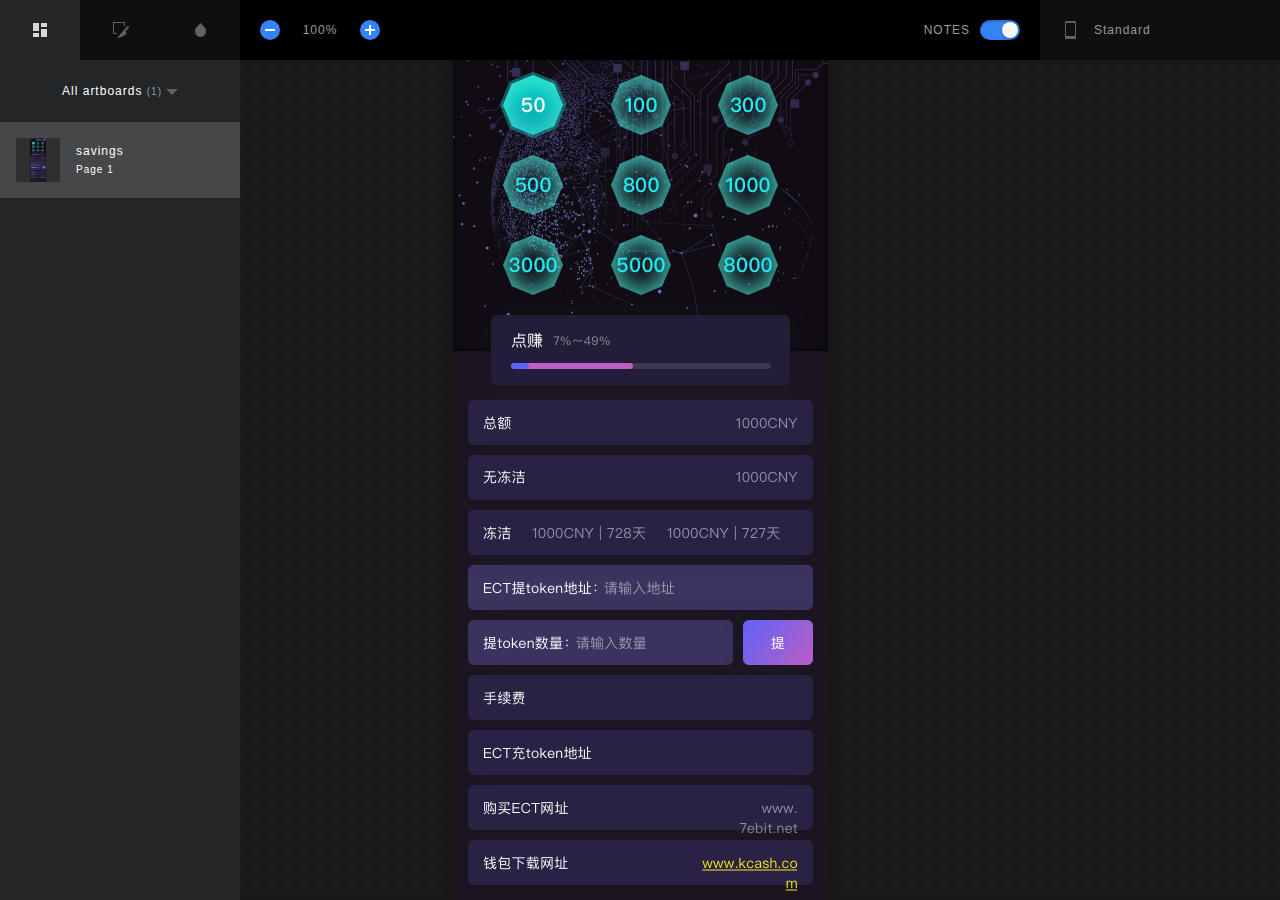
<file: 英脉标注/index.html>
<!DOCTYPE html>
<html lang="en">
  <head>
    <meta charset="utf-8">
    <meta http-equiv="X-UA-Compatible" content="IE=edge">
    <meta name="viewport" content="width=device-width, initial-scale=1">
    <title>Spec Export - Sketch Measure 2.4</title>
    <style type="text/css">
    /*! normalize.css v4.1.1 | MIT License | github.com/necolas/normalize.css */html{font-family:sans-serif;-ms-text-size-adjust:100%;-webkit-text-size-adjust:100%}body{margin:0}article,aside,details,figcaption,figure,footer,header,main,menu,nav,section,summary{display:block}audio,canvas,progress,video{display:inline-block}audio:not([controls]){display:none;height:0}progress{vertical-align:baseline}template,[hidden]{display:none}a{background-color:transparent;-webkit-text-decoration-skip:objects}a:active,a:hover{outline-width:0}abbr[title]{border-bottom:0;text-decoration:underline;text-decoration:underline dotted}b,strong{font-weight:inherit}b,strong{font-weight:bolder}dfn{font-style:italic}h1{font-size:2em;margin:.67em 0}mark{background-color:#ff0;color:#000}small{font-size:80%}sub,sup{font-size:75%;line-height:0;position:relative;vertical-align:baseline}sub{bottom:-0.25em}sup{top:-0.5em}img{border-style:none}svg:not(:root){overflow:hidden}code,kbd,pre,samp{font-family:monospace,monospace;font-size:1em}figure{margin:1em 40px}hr{box-sizing:content-box;height:0;overflow:visible}button,input,select,textarea{font:inherit;margin:0}optgroup{font-weight:bold}button,input{overflow:visible}button,select{text-transform:none}button,html [type="button"],[type="reset"],[type="submit"]{-webkit-appearance:button}button::-moz-focus-inner,[type="button"]::-moz-focus-inner,[type="reset"]::-moz-focus-inner,[type="submit"]::-moz-focus-inner{border-style:none;padding:0}button:-moz-focusring,[type="button"]:-moz-focusring,[type="reset"]:-moz-focusring,[type="submit"]:-moz-focusring{outline:1px dotted ButtonText}fieldset{border:1px solid silver;margin:0 2px;padding:.35em .625em .75em}legend{box-sizing:border-box;color:inherit;display:table;max-width:100%;padding:0;white-space:normal}textarea{overflow:auto}[type="checkbox"],[type="radio"]{box-sizing:border-box;padding:0}[type="number"]::-webkit-inner-spin-button,[type="number"]::-webkit-outer-spin-button{height:auto}[type="search"]{-webkit-appearance:textfield;outline-offset:-2px}[type="search"]::-webkit-search-cancel-button,[type="search"]::-webkit-search-decoration{-webkit-appearance:none}::-webkit-input-placeholder{color:inherit;opacity:.54}::-webkit-file-upload-button{-webkit-appearance:button;font:inherit}

*{box-sizing:border-box;}
::-webkit-scrollbar{width:8px;height:8px;background:#202123;border-radius:4px;}
::-webkit-scrollbar-thumb{border:1px solid rgba(255,255,255,.16);background-color:rgba(0,0,0,.64);border-radius:4px;}
::-webkit-scrollbar-corner,
::-webkit-resizer{background:#202123;}
html{width:100vw;height:100vh;overflow:hidden;}
body{-webkit-user-select:none;width:100vw;height:100vh;min-width:1024px;font-family:HelveticaNeue,Helvetica,Arial,sans-serif;font-size:12px;color:#989A9C;background:#191919;letter-spacing:1px;overflow:hidden;}
header{position:relative;height:60px;display:flex;align-items:center;z-index:215;background:#000;}
header .header-center,header .header-left,header .header-right{width:240px;height:60px;background:#0F0F0F;}
header .header-center{display:flex;flex:1;background:#000;}
header .header-center .show-notes,header .header-center .zoom-widget{padding:20px;width:160px;}
header .header-center h1{flex:1;}
header .header-center .show-notes{text-align:right;line-height:20px;}
header .header-center .show-notes .slidebox{margin-left:10px;}
header .header-left{display:flex;}
.zoom-widget{display:flex;}
.zoom-widget button{position:relative;display:block;width:20px;height:20px;border-radius:10px;border:0;background:#3484F5;cursor:pointer;}
.zoom-widget button:after,.zoom-widget button:before{position:absolute;top:9px;left:5px;content:"";display:block;width:10px;height:2px;background:#FFF;}
.zoom-widget button:after{top:5px;left:9px;width:2px;height:10px;}
.zoom-widget button:disabled{background:#222;cursor:default;}
.zoom-widget button:disabled:after,.zoom-widget button:disabled:before{background:#606264;}
.zoom-widget button.zoom-in:after{display:none;}
.zoom-widget .zoom-text{display:block;text-align:center;line-height:20px;flex:1;}
.unit-box{height:60px;}
.unit-box .overlay{content:"";position:absolute;top:60px;left:0;width:100vw;height:calc(100vh - 60px);display:none;background:rgba(0,0,0,.56);z-index:1;}
.unit-box:focus .overlay{display:block;}
.unit-box:focus{height:auto;outline:0;}
.unit-box h3,.unit-box p{position:relative;margin:0;padding:20px 20px 20px 54px;display:block;height:100%;line-height:20px;font-size:12px;font-weight:400;cursor:pointer;}
.unit-box h3,.unit-box:focus p{display:none;}
.unit-box h3:before,.unit-box p:before{position:absolute;top:18px;left:18px;content:"";display:block;width:24px;height:24px;background:url([data-uri]) no-repeat;background-size:24px 24px;}
.unit-box ul{position:absolute;margin:1px 0 0 240px;padding:0;list-style:none;background:#0F0F0F;width:240px;height:calc(100vh - 61px);overflow:auto;display:block;transition:all .15s ease;z-index:2;}
.unit-box:focus h3{color:#3A3A3A;display:block;}
.unit-box:focus ul{margin:1px 0 0;}
.unit-box .sub-title,.unit-box label{display:flex;padding:14px 20px;}
.unit-box label{cursor:pointer;}
.unit-box li:hover label{color:#FFF;}
.page-list label span,.unit-box label span{flex:1;}
.page-list input,.unit-box input{position:absolute;visibility:hidden;}
.page-list span:before,.unit-box span:before{float:right;display:block;content:"";width:16px;height:16px;}
.page-list input:checked+span:before,.page-list label:hover span:before,.unit-box input:checked+span:before,.unit-box label:hover span:before{background-image:url([data-uri]);background-size:50px 100px;}
.page-list label:hover span:before,.unit-box label:hover span:before{background-position:0 -50px;}
.page-list input:checked+span:before,.unit-box input:checked+span:before{background-position:0 0;}
.unit-box .sub-title{font-size:12px;background:#000;color:#3A3A3A;}
main{position:relative;height:calc(100vh - 60px);}
.inspector,.navbar{position:absolute;top:0;bottom:0;display:flex;width:240px;background:#232527;z-index:5;}
.inspector{transition:all .15s ease;right:-240px;display:block;}
.inspector.active{right:0;}
.navbar{left:-240px;width:240px;transition:all .15s ease;}
.navbar.on{left:0;}
.navbar nav{width:40px;background:#000204;}
.navbar section{flex:1;}
.tab{margin:0;padding:0;display:flex;width:100%;list-style:none;}
.tab li{display:flex;flex:1;height:60px;cursor:pointer;font-size:12px;justify-content:center;align-items:center;}
.tab li.current{background-color:#232527;}
.tab li:before{content:"";width:40px;height:40px;background:url([data-uri]) no-repeat -50px 0;background-size:100px 150px;overflow:hidden;}
.tab li.current:before{background-position-x:0;}
.tab li.icon-slices:before{background-position-y:-50px;}
.tab li.icon-colors:before{background-position-y:-100px;}
#inspector .code-item{display:none!important;}
#inspector .code-item textarea{padding: 16px;}
#inspector .code-item.select{display: block!important;}
#inspector .tab li{height:40px;}
#inspector .tab li:before{background-image:url([data-uri]);
}
#inspector .tab li.select{background-color:rgba(255,255,255,.05);}
#inspector .tab li.select:before{background-position-x: 0;}
#inspector .tab li.icon-android-panel:before {background-position-y: -50px;}
#inspector .tab li.icon-ios-panel:before {background-position-y: -100px;}
.screen-viewer{position:absolute;width:100vw;height:calc(100vh - 60px);background:#191919 url([data-uri]);background-size:16px 16px;overflow:auto;}
.screen-viewer,.screen-viewer .overlay{position:absolute;width:100vw;height:calc(100vh - 60px);background:#191919 url([data-uri]);background-size:16px 16px;overflow:auto;}
.screen-viewer .overlay{display:none;position:fixed;top:60px;left:0;background:transparent;overflow:hidden;z-index:2;cursor:none;}
.screen-viewer.moving-screen .overlay{display:block;}
.screen-viewer-inner{position:relative;margin:0 auto;}
.screen{margin:0 auto;position:absolute;left:50%;top:50%;background:#FFF;box-shadow:0 2px 10px 0 rgba(0,0,0,.2);transition:all .15s ease;}
.layer{position:absolute;cursor:pointer;}
.hover,.selected{border:1px solid #EE6723;}
.has-slice{border:1px dashed #EE6723;background:rgba(255,85,0,.32);}
.layer b,.layer i{position:absolute;width:5px;height:5px;background:#FFF;border:1px solid #EE6723;border-radius:50%;overflow:hidden;display:none;}
.layer b{width:3px;height:3px;background:#EE6723;}
.selected i{display:block;}
.distance.h div[data-width]:before,.distance.v div[data-height]:before,.selected:after,.selected:before{position:absolute;display:block;left:50%;top:-23px;transform:translateX(-50%);content:attr(data-width);font-size:12px;color:#FFF;height:12px;line-height:12px;padding:4px;background:#EE6723;border-radius:2px;z-index:1;}
.percentage-mode .distance.h div[data-width]:before,.percentage-mode .distance.v div[data-height]:before,.percentage-mode .selected:after,.percentage-mode .selected:before{content:attr(percentage-width);}
.selected.hidden:after,.selected.hidden:before{display:none;}
.distance.v div[data-height]:before,.selected:after{content:attr(data-height);left:auto;right:0;top:50%;transform:translateX(calc(100% + 3px)) translateY(-50%);}
.percentage-mode .distance.v div[data-height]:before,.percentage-mode .selected:after{content:attr(percentage-height);}
.layer .tl{top:-3px;left:-3px;}
.layer .tr{top:-3px;right:-3px;}
.layer .bl{bottom:-3px;left:-3px;}
.layer .br{bottom:-3px;right:-3px;}
.hover{border:1px solid #419bf9;}
.selected{border:1px solid #EE6723;}
.ruler{position:absolute;width:100%;height:100%;border:1px dashed #419bf9;}
.ruler.h{border-left:0;border-right:0;}
.ruler.v{border-top:0;border-bottom:0;}
.distance,.distance div,.distance div:before,.distance:after,.distance:before{position:absolute;}
.distance.v,.distance.v div{width:1px;}
.distance.h,.distance.h div{height:1px;}
.distance.v div{top:0;bottom:0;background:#EE6723;}
.distance.h div{left:0;right:0;background:#EE6723;}
.distance.v:after,.distance.v:before{content:"";top:0;left:-2px;width:5px;height:1px;background:#EE6723;}
.distance.h:after,.distance.h:before{content:"";top:-2px;left:0;width:1px;height:5px;background:#EE6723;}
.distance.v:after{top:auto;bottom:0;}
.distance.h:after{left:auto;right:0;}
.note{position:absolute;margin:-12px 0 0 -12px;width:24px;height:24px;background:#F5A623;border-radius:50%;border:2px solid #FFF;box-shadow:0 0 3px rgba(0,0,0,.24);}
.note:before{content:attr(data-index);font-size:12px;display:block;color:#FFF;text-align:center;width:100%;height:100%;line-height:20px;}
.note:hover{box-shadow:0 0 3px rgba(0,0,0,.64);}
.note div{position:absolute;top:50%;left:30px;border-radius:4px;padding:8px;background:#FFF;box-shadow:0 0 3px rgba(0,0,0,.5);-webkit-user-select:text;color:#222;transform:translateY(-50%);z-index:2;}
.note div:before{content:"";position:absolute;left:-7px;top:50%;width:8px;height:14px;background:url([data-uri]) no-repeat;background-size:8px 14px;transform:translateY(-50%);}
.slidebox{position:relative;width:40px;height:20px;display:inline-block;}
.slidebox input{visibility:hidden;}
.slidebox label{position:absolute;top:0;left:0;width:40px;height:20px;background:#898989;box-shadow:inset 0 1px 3px 0 rgba(0,0,0,.3);border-radius:10px;cursor:pointer;transition:all .2s ease;}
.slidebox label:after{position:absolute;content:"";top:2px;left:2px;width:16px;height:16px;background-image:linear-gradient(-180deg,#F8F9F6 0,#F5F5F5 100%);box-shadow:0 1px 2px 0 rgba(0,0,0,.3);border-radius:8px;transition:all .15s ease;}
.slidebox input[type=checkbox]:checked+label{background:#3484F5;}
.slidebox input[type=checkbox]:checked+label:after{left:22px;}
.inspector{overflow:auto;}
.inspector h2,.inspector h3{margin:0;padding:0;font-weight:400;}
.inspector h2{font-size:12px;line-height:24px;padding:12px 16px;text-align:center;}
.inspector h3{height:32px;font-size:12px;line-height:32px;padding:0 16px;background-image:linear-gradient(90deg,rgba(0,4,9,.32) 0,rgba(0,2,4,0) 100%);}
.inspector .context{padding:16px;}
.inspector .color,.inspector .item{display:flex;margin:0 0 8px;}
.inspector .item[data-label]:before{content:attr(data-label);display:block;width:70px;font-size:12px;height:24px;line-height:24px;}
.inspector .color:last-child,.inspector .item:last-child{margin:0;}
.inspector .item div,.inspector .item label{flex:1;}
.inspector .item label{padding:0 4px;}
.inspector .item label:first-child{padding:0 4px 0 0;}
.inspector .item label:last-child{padding:0 0 0 4px;}
.inspector .item label:only-child{padding:0;}
.inspector .item label[data-label]:after{content:attr(data-label);font-size:10px;text-align:center;display:block;margin:2px 0 0;}
.inspector input,.inspector textarea{padding:3px 4px;width:100%;background:rgba(255,255,255,.05);border-radius:2px;border:0;line-height:18px;height:24px;font-size:12px;color:#FFF;text-align:center;outline:0;resize:none;}
.inspector textarea{min-width:100%;height:auto;text-align:left;}
.context h4{font-size:12px;font-weight:400;position:0;margin:0 0 16px;color:#FFF;}
.context h4:before{margin:0 10px 0 0;display:inline-block;content:"";width:8px;height:8px;border-radius:1px;background:#3484F5;}
.context .colors{margin:0 0 8px;}
.context .colors:last-child,.context .items-group:last-child{margin:0;}
.context .items-group{margin:0 0 24px;}
.inspector .color{display:block;}
.inspector .color[data-name]:after{content:attr(data-name);font-size:10px;text-align:center;padding:0 0 0 24px;display:block;margin:2px 0 0;}
.inspector .color label,.inspector .color label em,.inspector .color label em i{position:absolute;display:block;width:24px;height:24px;padding:0;}
.inspector .color label em{position:relative;background-color:#fff;background-image:linear-gradient(45deg,#dddadc 25%,transparent 25%,transparent 75%,#dddadc 75%,#dddadc),linear-gradient(45deg,#dddadc 25%,transparent 25%,transparent 75%,#dddadc 75%,#dddadc);background-size:12px 12px;background-position:0 0,6px 6px;border-radius:2px 0 0 2px;overflow:hidden;}
.inspector .color label em i{position:relative;}
.inspector .item .color input{text-align:center;}
.inspector .color input{padding-left:32px;width:100%;text-align:left;}
.gradient .color label:before{position:absolute;top:12px;left:11px;content:"";width:2px;height:32px;background:#FFF;z-index:2;box-shadow:0 0 2px 1px rgba(0,0,0,.2);}
.gradient .color label:after{position:absolute;top:8px;left:8px;content:"";width:8px;height:8px;background:#FFF;z-index:3;border-radius:4px;box-shadow:0 0 2px 1px rgba(0,0,0,.2);}
.gradient .color[data-name] label:before{height:42px;}
.gradient .color:last-child label:before{display:none;}
.navbar section{position:relative;overflow:auto;}
.artboard-list,.asset-list,.color-list{margin:0;padding:0;list-style:none;}
.artboard-list li{padding:16px;display:flex;cursor:pointer;}
.artboard-list li:hover,.asset-list li:hover,.color-list li:hover{background:#191A1E;}
.artboard-list li.active{background:#454748;}
.preview-img{display:block;width:44px;height:44px;text-align:center;background:rgba(0,0,0,.32);}
.preview-img:before{content:' ';display:inline-block;vertical-align:middle;height:100%;}
.preview-img img{max-width:44px;max-height:44px;background:#FFF;vertical-align:middle;}
.pages-select{padding:24px;position:relative;}
.pages-select h3{margin:0;text-align:center;font-size:12px;font-weight:400;color:#FFF;cursor:pointer;}
.page-list em,.pages-select h3 em{font-style:normal;font-size:10px;color:#989A9C;}
.pages-select h3:after{content:"";margin:0 0 0 4px;width:12px;height:6px;display:inline-block;background:url([data-uri]) no-repeat;background-size:12px 6px;}
.pages-select .page-list{display:none;position:absolute;left:50%;transform:translateX(-50%);margin:-32px 0 0;padding:8px;border-radius:4px;list-style:none;width:180px;background:#0F0F0F;box-shadow:0 2px 10px 0 rgba(0,0,0,.8);}
.pages-select:focus{outline:0;}
.pages-select:focus .page-list{display:block;}
.pages-select .page-list label{padding:10px;cursor:pointer;}
.pages-select .page-list label,.pages-select .page-list span{display:block;}
.page-list span:before{position:absolute;right:8px;}
.exportable{margin:0;padding:0;list-style:none;background:#191A1E;border:1px solid #2D2F31;border-radius:4px;}
.exportable li{position:relative;padding:0 8px;height:32px;line-height:32px;border-bottom:1px solid #222;white-space:nowrap;text-overflow:ellipsis;}
.exportable li a{color:#FFF;text-decoration:none;outline:0;}
.exportable li:last-child{border:0;}
.exportable img{position:absolute;top:0;left:0;width:100%;height:100%;opacity:0;}
.asset-list li,.color-list li{padding:24px;display:flex;cursor:pointer;}
.color-list li{cursor:default;}
.asset-list li picture,.color-list li em{position:relative;display:block;text-align:center;width:32px;height:32px;background-color:#4A4A4A;background-image:linear-gradient(45deg,#000 25%,transparent 25%,transparent 75%,#000 75%,#000),linear-gradient(45deg,#000 25%,transparent 25%,transparent 75%,#000 75%,#000);background-size:8px 8px;background-position:0 0,4px 4px;border-radius:2px;}
.color-list li em{background-color:#fff;background-image:linear-gradient(45deg,#dddadc 25%,transparent 25%,transparent 75%,#dddadc 75%,#dddadc),linear-gradient(45deg,#dddadc 25%,transparent 25%,transparent 75%,#dddadc 75%,#dddadc);border-radius:50%;overflow:hidden;}
.color-list li em i{position:absolute;top:0;left:0;right:0;bottom:0;}
.artboard-list li div,.asset-list li div,.color-list li div{padding:0 0 0 16px;flex:1;}
.artboard-list li div{padding:6px 0 4px 16px;}
.asset-list li picture:before{content:"";display:inline-block;height:100%;vertical-align:middle;}
.asset-list li picture img{vertical-align:middle;max-width:28px;max-height:28px;}
.asset-list li picture:after{content:"";position:absolute;top:0;left:0;right:0;bottom:0;}
.artboard-list h3, .asset-list h3,.color-list h3{margin:0 0 4px;padding:0;color:#FFF;font-size:12px;font-weight:400;overflow:hidden;text-overflow:ellipsis;}
.artboard-list small, .asset-list small,.color-list small{font-size:10px;}
.artboard-list li.active small{color:#FFF;}
.empty{position:absolute;top:30%;left:0;right:0;transform:translateY(-50%);vertical-align:middle;text-align:center;}
.message{position:absolute;top:50%;left:50%;padding:10px 20px;max-width:320px;transform:translateX(-50%) translateY(-50%);text-align:center;border-radius:4px;background:rgba(0,0,0,.96);border: 1px solid rgba(255,255,255,.16);color:#FFF;box-shadow:0 2px 10px rgba(0,0,0,.32);z-index:9;display:none;}
.cursor{position:absolute;display:none;margin:-8px 0 0 -8px;top:50%;left:50%;width:16px;height:17px;background-size:16px 17px;background-image: url('[data-uri]');background-repeat:no-repeat;cursor:none;z-index:1;
}
.cursor.show{display:block;}
.cursor.moving{background-image: url('[data-uri]');}
    </style>
    <script type="text/javascript">
    <!--
    /*! jQuery v3.0.0 | (c) jQuery Foundation | jquery.org/license */
!function(a,b){"use strict";"object"==typeof module&&"object"==typeof module.exports?module.exports=a.document?b(a,!0):function(a){if(!a.document)throw new Error("jQuery requires a window with a document");return b(a)}:b(a)}("undefined"!=typeof window?window:this,function(a,b){"use strict";var c=[],d=a.document,e=Object.getPrototypeOf,f=c.slice,g=c.concat,h=c.push,i=c.indexOf,j={},k=j.toString,l=j.hasOwnProperty,m=l.toString,n=m.call(Object),o={};function p(a,b){b=b||d;var c=b.createElement("script");c.text=a,b.head.appendChild(c).parentNode.removeChild(c)}var q="3.0.0",r=function(a,b){return new r.fn.init(a,b)},s=/^[\s\uFEFF\xA0]+|[\s\uFEFF\xA0]+$/g,t=/^-ms-/,u=/-([a-z])/g,v=function(a,b){return b.toUpperCase()};r.fn=r.prototype={jquery:q,constructor:r,length:0,toArray:function(){return f.call(this)},get:function(a){return null!=a?0>a?this[a+this.length]:this[a]:f.call(this)},pushStack:function(a){var b=r.merge(this.constructor(),a);return b.prevObject=this,b},each:function(a){return r.each(this,a)},map:function(a){return this.pushStack(r.map(this,function(b,c){return a.call(b,c,b)}))},slice:function(){return this.pushStack(f.apply(this,arguments))},first:function(){return this.eq(0)},last:function(){return this.eq(-1)},eq:function(a){var b=this.length,c=+a+(0>a?b:0);return this.pushStack(c>=0&&b>c?[this[c]]:[])},end:function(){return this.prevObject||this.constructor()},push:h,sort:c.sort,splice:c.splice},r.extend=r.fn.extend=function(){var a,b,c,d,e,f,g=arguments[0]||{},h=1,i=arguments.length,j=!1;for("boolean"==typeof g&&(j=g,g=arguments[h]||{},h++),"object"==typeof g||r.isFunction(g)||(g={}),h===i&&(g=this,h--);i>h;h++)if(null!=(a=arguments[h]))for(b in a)c=g[b],d=a[b],g!==d&&(j&&d&&(r.isPlainObject(d)||(e=r.isArray(d)))?(e?(e=!1,f=c&&r.isArray(c)?c:[]):f=c&&r.isPlainObject(c)?c:{},g[b]=r.extend(j,f,d)):void 0!==d&&(g[b]=d));return g},r.extend({expando:"jQuery"+(q+Math.random()).replace(/\D/g,""),isReady:!0,error:function(a){throw new Error(a)},noop:function(){},isFunction:function(a){return"function"===r.type(a)},isArray:Array.isArray,isWindow:function(a){return null!=a&&a===a.window},isNumeric:function(a){var b=r.type(a);return("number"===b||"string"===b)&&!isNaN(a-parseFloat(a))},isPlainObject:function(a){var b,c;return a&&"[object Object]"===k.call(a)?(b=e(a))?(c=l.call(b,"constructor")&&b.constructor,"function"==typeof c&&m.call(c)===n):!0:!1},isEmptyObject:function(a){var b;for(b in a)return!1;return!0},type:function(a){return null==a?a+"":"object"==typeof a||"function"==typeof a?j[k.call(a)]||"object":typeof a},globalEval:function(a){p(a)},camelCase:function(a){return a.replace(t,"ms-").replace(u,v)},nodeName:function(a,b){return a.nodeName&&a.nodeName.toLowerCase()===b.toLowerCase()},each:function(a,b){var c,d=0;if(w(a)){for(c=a.length;c>d;d++)if(b.call(a[d],d,a[d])===!1)break}else for(d in a)if(b.call(a[d],d,a[d])===!1)break;return a},trim:function(a){return null==a?"":(a+"").replace(s,"")},makeArray:function(a,b){var c=b||[];return null!=a&&(w(Object(a))?r.merge(c,"string"==typeof a?[a]:a):h.call(c,a)),c},inArray:function(a,b,c){return null==b?-1:i.call(b,a,c)},merge:function(a,b){for(var c=+b.length,d=0,e=a.length;c>d;d++)a[e++]=b[d];return a.length=e,a},grep:function(a,b,c){for(var d,e=[],f=0,g=a.length,h=!c;g>f;f++)d=!b(a[f],f),d!==h&&e.push(a[f]);return e},map:function(a,b,c){var d,e,f=0,h=[];if(w(a))for(d=a.length;d>f;f++)e=b(a[f],f,c),null!=e&&h.push(e);else for(f in a)e=b(a[f],f,c),null!=e&&h.push(e);return g.apply([],h)},guid:1,proxy:function(a,b){var c,d,e;return"string"==typeof b&&(c=a[b],b=a,a=c),r.isFunction(a)?(d=f.call(arguments,2),e=function(){return a.apply(b||this,d.concat(f.call(arguments)))},e.guid=a.guid=a.guid||r.guid++,e):void 0},now:Date.now,support:o}),"function"==typeof Symbol&&(r.fn[Symbol.iterator]=c[Symbol.iterator]),r.each("Boolean Number String Function Array Date RegExp Object Error Symbol".split(" "),function(a,b){j["[object "+b+"]"]=b.toLowerCase()});function w(a){var b=!!a&&"length"in a&&a.length,c=r.type(a);return"function"===c||r.isWindow(a)?!1:"array"===c||0===b||"number"==typeof b&&b>0&&b-1 in a}var x=function(a){var b,c,d,e,f,g,h,i,j,k,l,m,n,o,p,q,r,s,t,u="sizzle"+1*new Date,v=a.document,w=0,x=0,y=ha(),z=ha(),A=ha(),B=function(a,b){return a===b&&(l=!0),0},C={}.hasOwnProperty,D=[],E=D.pop,F=D.push,G=D.push,H=D.slice,I=function(a,b){for(var c=0,d=a.length;d>c;c++)if(a[c]===b)return c;return-1},J="checked|selected|async|autofocus|autoplay|controls|defer|disabled|hidden|ismap|loop|multiple|open|readonly|required|scoped",K="[\\x20\\t\\r\\n\\f]",L="(?:\\\\.|[\\w-]|[^\x00-\\xa0])+",M="\\["+K+"*("+L+")(?:"+K+"*([*^$|!~]?=)"+K+"*(?:'((?:\\\\.|[^\\\\'])*)'|\"((?:\\\\.|[^\\\\\"])*)\"|("+L+"))|)"+K+"*\\]",N=":("+L+")(?:\\((('((?:\\\\.|[^\\\\'])*)'|\"((?:\\\\.|[^\\\\\"])*)\")|((?:\\\\.|[^\\\\()[\\]]|"+M+")*)|.*)\\)|)",O=new RegExp(K+"+","g"),P=new RegExp("^"+K+"+|((?:^|[^\\\\])(?:\\\\.)*)"+K+"+$","g"),Q=new RegExp("^"+K+"*,"+K+"*"),R=new RegExp("^"+K+"*([>+~]|"+K+")"+K+"*"),S=new RegExp("="+K+"*([^\\]'\"]*?)"+K+"*\\]","g"),T=new RegExp(N),U=new RegExp("^"+L+"$"),V={ID:new RegExp("^#("+L+")"),CLASS:new RegExp("^\\.("+L+")"),TAG:new RegExp("^("+L+"|[*])"),ATTR:new RegExp("^"+M),PSEUDO:new RegExp("^"+N),CHILD:new RegExp("^:(only|first|last|nth|nth-last)-(child|of-type)(?:\\("+K+"*(even|odd|(([+-]|)(\\d*)n|)"+K+"*(?:([+-]|)"+K+"*(\\d+)|))"+K+"*\\)|)","i"),bool:new RegExp("^(?:"+J+")$","i"),needsContext:new RegExp("^"+K+"*[>+~]|:(even|odd|eq|gt|lt|nth|first|last)(?:\\("+K+"*((?:-\\d)?\\d*)"+K+"*\\)|)(?=[^-]|$)","i")},W=/^(?:input|select|textarea|button)$/i,X=/^h\d$/i,Y=/^[^{]+\{\s*\[native \w/,Z=/^(?:#([\w-]+)|(\w+)|\.([\w-]+))$/,$=/[+~]/,_=new RegExp("\\\\([\\da-f]{1,6}"+K+"?|("+K+")|.)","ig"),aa=function(a,b,c){var d="0x"+b-65536;return d!==d||c?b:0>d?String.fromCharCode(d+65536):String.fromCharCode(d>>10|55296,1023&d|56320)},ba=/([\0-\x1f\x7f]|^-?\d)|^-$|[^\x80-\uFFFF\w-]/g,ca=function(a,b){return b?"\x00"===a?"\ufffd":a.slice(0,-1)+"\\"+a.charCodeAt(a.length-1).toString(16)+" ":"\\"+a},da=function(){m()},ea=ta(function(a){return a.disabled===!0},{dir:"parentNode",next:"legend"});try{G.apply(D=H.call(v.childNodes),v.childNodes),D[v.childNodes.length].nodeType}catch(fa){G={apply:D.length?function(a,b){F.apply(a,H.call(b))}:function(a,b){var c=a.length,d=0;while(a[c++]=b[d++]);a.length=c-1}}}function ga(a,b,d,e){var f,h,j,k,l,o,r,s=b&&b.ownerDocument,w=b?b.nodeType:9;if(d=d||[],"string"!=typeof a||!a||1!==w&&9!==w&&11!==w)return d;if(!e&&((b?b.ownerDocument||b:v)!==n&&m(b),b=b||n,p)){if(11!==w&&(l=Z.exec(a)))if(f=l[1]){if(9===w){if(!(j=b.getElementById(f)))return d;if(j.id===f)return d.push(j),d}else if(s&&(j=s.getElementById(f))&&t(b,j)&&j.id===f)return d.push(j),d}else{if(l[2])return G.apply(d,b.getElementsByTagName(a)),d;if((f=l[3])&&c.getElementsByClassName&&b.getElementsByClassName)return G.apply(d,b.getElementsByClassName(f)),d}if(c.qsa&&!A[a+" "]&&(!q||!q.test(a))){if(1!==w)s=b,r=a;else if("object"!==b.nodeName.toLowerCase()){(k=b.getAttribute("id"))?k=k.replace(ba,ca):b.setAttribute("id",k=u),o=g(a),h=o.length;while(h--)o[h]="#"+k+" "+sa(o[h]);r=o.join(","),s=$.test(a)&&qa(b.parentNode)||b}if(r)try{return G.apply(d,s.querySelectorAll(r)),d}catch(x){}finally{k===u&&b.removeAttribute("id")}}}return i(a.replace(P,"$1"),b,d,e)}function ha(){var a=[];function b(c,e){return a.push(c+" ")>d.cacheLength&&delete b[a.shift()],b[c+" "]=e}return b}function ia(a){return a[u]=!0,a}function ja(a){var b=n.createElement("fieldset");try{return!!a(b)}catch(c){return!1}finally{b.parentNode&&b.parentNode.removeChild(b),b=null}}function ka(a,b){var c=a.split("|"),e=c.length;while(e--)d.attrHandle[c[e]]=b}function la(a,b){var c=b&&a,d=c&&1===a.nodeType&&1===b.nodeType&&a.sourceIndex-b.sourceIndex;if(d)return d;if(c)while(c=c.nextSibling)if(c===b)return-1;return a?1:-1}function ma(a){return function(b){var c=b.nodeName.toLowerCase();return"input"===c&&b.type===a}}function na(a){return function(b){var c=b.nodeName.toLowerCase();return("input"===c||"button"===c)&&b.type===a}}function oa(a){return function(b){return"label"in b&&b.disabled===a||"form"in b&&b.disabled===a||"form"in b&&b.disabled===!1&&(b.isDisabled===a||b.isDisabled!==!a&&("label"in b||!ea(b))!==a)}}function pa(a){return ia(function(b){return b=+b,ia(function(c,d){var e,f=a([],c.length,b),g=f.length;while(g--)c[e=f[g]]&&(c[e]=!(d[e]=c[e]))})})}function qa(a){return a&&"undefined"!=typeof a.getElementsByTagName&&a}c=ga.support={},f=ga.isXML=function(a){var b=a&&(a.ownerDocument||a).documentElement;return b?"HTML"!==b.nodeName:!1},m=ga.setDocument=function(a){var b,e,g=a?a.ownerDocument||a:v;return g!==n&&9===g.nodeType&&g.documentElement?(n=g,o=n.documentElement,p=!f(n),v!==n&&(e=n.defaultView)&&e.top!==e&&(e.addEventListener?e.addEventListener("unload",da,!1):e.attachEvent&&e.attachEvent("onunload",da)),c.attributes=ja(function(a){return a.className="i",!a.getAttribute("className")}),c.getElementsByTagName=ja(function(a){return a.appendChild(n.createComment("")),!a.getElementsByTagName("*").length}),c.getElementsByClassName=Y.test(n.getElementsByClassName),c.getById=ja(function(a){return o.appendChild(a).id=u,!n.getElementsByName||!n.getElementsByName(u).length}),c.getById?(d.find.ID=function(a,b){if("undefined"!=typeof b.getElementById&&p){var c=b.getElementById(a);return c?[c]:[]}},d.filter.ID=function(a){var b=a.replace(_,aa);return function(a){return a.getAttribute("id")===b}}):(delete d.find.ID,d.filter.ID=function(a){var b=a.replace(_,aa);return function(a){var c="undefined"!=typeof a.getAttributeNode&&a.getAttributeNode("id");return c&&c.value===b}}),d.find.TAG=c.getElementsByTagName?function(a,b){return"undefined"!=typeof b.getElementsByTagName?b.getElementsByTagName(a):c.qsa?b.querySelectorAll(a):void 0}:function(a,b){var c,d=[],e=0,f=b.getElementsByTagName(a);if("*"===a){while(c=f[e++])1===c.nodeType&&d.push(c);return d}return f},d.find.CLASS=c.getElementsByClassName&&function(a,b){return"undefined"!=typeof b.getElementsByClassName&&p?b.getElementsByClassName(a):void 0},r=[],q=[],(c.qsa=Y.test(n.querySelectorAll))&&(ja(function(a){o.appendChild(a).innerHTML="<a id='"+u+"'></a><select id='"+u+"-\r\\' msallowcapture=''><option selected=''></option></select>",a.querySelectorAll("[msallowcapture^='']").length&&q.push("[*^$]="+K+"*(?:''|\"\")"),a.querySelectorAll("[selected]").length||q.push("\\["+K+"*(?:value|"+J+")"),a.querySelectorAll("[id~="+u+"-]").length||q.push("~="),a.querySelectorAll(":checked").length||q.push(":checked"),a.querySelectorAll("a#"+u+"+*").length||q.push(".#.+[+~]")}),ja(function(a){a.innerHTML="<a href='' disabled='disabled'></a><select disabled='disabled'><option/></select>";var b=n.createElement("input");b.setAttribute("type","hidden"),a.appendChild(b).setAttribute("name","D"),a.querySelectorAll("[name=d]").length&&q.push("name"+K+"*[*^$|!~]?="),2!==a.querySelectorAll(":enabled").length&&q.push(":enabled",":disabled"),o.appendChild(a).disabled=!0,2!==a.querySelectorAll(":disabled").length&&q.push(":enabled",":disabled"),a.querySelectorAll("*,:x"),q.push(",.*:")})),(c.matchesSelector=Y.test(s=o.matches||o.webkitMatchesSelector||o.mozMatchesSelector||o.oMatchesSelector||o.msMatchesSelector))&&ja(function(a){c.disconnectedMatch=s.call(a,"*"),s.call(a,"[s!='']:x"),r.push("!=",N)}),q=q.length&&new RegExp(q.join("|")),r=r.length&&new RegExp(r.join("|")),b=Y.test(o.compareDocumentPosition),t=b||Y.test(o.contains)?function(a,b){var c=9===a.nodeType?a.documentElement:a,d=b&&b.parentNode;return a===d||!(!d||1!==d.nodeType||!(c.contains?c.contains(d):a.compareDocumentPosition&&16&a.compareDocumentPosition(d)))}:function(a,b){if(b)while(b=b.parentNode)if(b===a)return!0;return!1},B=b?function(a,b){if(a===b)return l=!0,0;var d=!a.compareDocumentPosition-!b.compareDocumentPosition;return d?d:(d=(a.ownerDocument||a)===(b.ownerDocument||b)?a.compareDocumentPosition(b):1,1&d||!c.sortDetached&&b.compareDocumentPosition(a)===d?a===n||a.ownerDocument===v&&t(v,a)?-1:b===n||b.ownerDocument===v&&t(v,b)?1:k?I(k,a)-I(k,b):0:4&d?-1:1)}:function(a,b){if(a===b)return l=!0,0;var c,d=0,e=a.parentNode,f=b.parentNode,g=[a],h=[b];if(!e||!f)return a===n?-1:b===n?1:e?-1:f?1:k?I(k,a)-I(k,b):0;if(e===f)return la(a,b);c=a;while(c=c.parentNode)g.unshift(c);c=b;while(c=c.parentNode)h.unshift(c);while(g[d]===h[d])d++;return d?la(g[d],h[d]):g[d]===v?-1:h[d]===v?1:0},n):n},ga.matches=function(a,b){return ga(a,null,null,b)},ga.matchesSelector=function(a,b){if((a.ownerDocument||a)!==n&&m(a),b=b.replace(S,"='$1']"),c.matchesSelector&&p&&!A[b+" "]&&(!r||!r.test(b))&&(!q||!q.test(b)))try{var d=s.call(a,b);if(d||c.disconnectedMatch||a.document&&11!==a.document.nodeType)return d}catch(e){}return ga(b,n,null,[a]).length>0},ga.contains=function(a,b){return(a.ownerDocument||a)!==n&&m(a),t(a,b)},ga.attr=function(a,b){(a.ownerDocument||a)!==n&&m(a);var e=d.attrHandle[b.toLowerCase()],f=e&&C.call(d.attrHandle,b.toLowerCase())?e(a,b,!p):void 0;return void 0!==f?f:c.attributes||!p?a.getAttribute(b):(f=a.getAttributeNode(b))&&f.specified?f.value:null},ga.escape=function(a){return(a+"").replace(ba,ca)},ga.error=function(a){throw new Error("Syntax error, unrecognized expression: "+a)},ga.uniqueSort=function(a){var b,d=[],e=0,f=0;if(l=!c.detectDuplicates,k=!c.sortStable&&a.slice(0),a.sort(B),l){while(b=a[f++])b===a[f]&&(e=d.push(f));while(e--)a.splice(d[e],1)}return k=null,a},e=ga.getText=function(a){var b,c="",d=0,f=a.nodeType;if(f){if(1===f||9===f||11===f){if("string"==typeof a.textContent)return a.textContent;for(a=a.firstChild;a;a=a.nextSibling)c+=e(a)}else if(3===f||4===f)return a.nodeValue}else while(b=a[d++])c+=e(b);return c},d=ga.selectors={cacheLength:50,createPseudo:ia,match:V,attrHandle:{},find:{},relative:{">":{dir:"parentNode",first:!0}," ":{dir:"parentNode"},"+":{dir:"previousSibling",first:!0},"~":{dir:"previousSibling"}},preFilter:{ATTR:function(a){return a[1]=a[1].replace(_,aa),a[3]=(a[3]||a[4]||a[5]||"").replace(_,aa),"~="===a[2]&&(a[3]=" "+a[3]+" "),a.slice(0,4)},CHILD:function(a){return a[1]=a[1].toLowerCase(),"nth"===a[1].slice(0,3)?(a[3]||ga.error(a[0]),a[4]=+(a[4]?a[5]+(a[6]||1):2*("even"===a[3]||"odd"===a[3])),a[5]=+(a[7]+a[8]||"odd"===a[3])):a[3]&&ga.error(a[0]),a},PSEUDO:function(a){var b,c=!a[6]&&a[2];return V.CHILD.test(a[0])?null:(a[3]?a[2]=a[4]||a[5]||"":c&&T.test(c)&&(b=g(c,!0))&&(b=c.indexOf(")",c.length-b)-c.length)&&(a[0]=a[0].slice(0,b),a[2]=c.slice(0,b)),a.slice(0,3))}},filter:{TAG:function(a){var b=a.replace(_,aa).toLowerCase();return"*"===a?function(){return!0}:function(a){return a.nodeName&&a.nodeName.toLowerCase()===b}},CLASS:function(a){var b=y[a+" "];return b||(b=new RegExp("(^|"+K+")"+a+"("+K+"|$)"))&&y(a,function(a){return b.test("string"==typeof a.className&&a.className||"undefined"!=typeof a.getAttribute&&a.getAttribute("class")||"")})},ATTR:function(a,b,c){return function(d){var e=ga.attr(d,a);return null==e?"!="===b:b?(e+="","="===b?e===c:"!="===b?e!==c:"^="===b?c&&0===e.indexOf(c):"*="===b?c&&e.indexOf(c)>-1:"$="===b?c&&e.slice(-c.length)===c:"~="===b?(" "+e.replace(O," ")+" ").indexOf(c)>-1:"|="===b?e===c||e.slice(0,c.length+1)===c+"-":!1):!0}},CHILD:function(a,b,c,d,e){var f="nth"!==a.slice(0,3),g="last"!==a.slice(-4),h="of-type"===b;return 1===d&&0===e?function(a){return!!a.parentNode}:function(b,c,i){var j,k,l,m,n,o,p=f!==g?"nextSibling":"previousSibling",q=b.parentNode,r=h&&b.nodeName.toLowerCase(),s=!i&&!h,t=!1;if(q){if(f){while(p){m=b;while(m=m[p])if(h?m.nodeName.toLowerCase()===r:1===m.nodeType)return!1;o=p="only"===a&&!o&&"nextSibling"}return!0}if(o=[g?q.firstChild:q.lastChild],g&&s){m=q,l=m[u]||(m[u]={}),k=l[m.uniqueID]||(l[m.uniqueID]={}),j=k[a]||[],n=j[0]===w&&j[1],t=n&&j[2],m=n&&q.childNodes[n];while(m=++n&&m&&m[p]||(t=n=0)||o.pop())if(1===m.nodeType&&++t&&m===b){k[a]=[w,n,t];break}}else if(s&&(m=b,l=m[u]||(m[u]={}),k=l[m.uniqueID]||(l[m.uniqueID]={}),j=k[a]||[],n=j[0]===w&&j[1],t=n),t===!1)while(m=++n&&m&&m[p]||(t=n=0)||o.pop())if((h?m.nodeName.toLowerCase()===r:1===m.nodeType)&&++t&&(s&&(l=m[u]||(m[u]={}),k=l[m.uniqueID]||(l[m.uniqueID]={}),k[a]=[w,t]),m===b))break;return t-=e,t===d||t%d===0&&t/d>=0}}},PSEUDO:function(a,b){var c,e=d.pseudos[a]||d.setFilters[a.toLowerCase()]||ga.error("unsupported pseudo: "+a);return e[u]?e(b):e.length>1?(c=[a,a,"",b],d.setFilters.hasOwnProperty(a.toLowerCase())?ia(function(a,c){var d,f=e(a,b),g=f.length;while(g--)d=I(a,f[g]),a[d]=!(c[d]=f[g])}):function(a){return e(a,0,c)}):e}},pseudos:{not:ia(function(a){var b=[],c=[],d=h(a.replace(P,"$1"));return d[u]?ia(function(a,b,c,e){var f,g=d(a,null,e,[]),h=a.length;while(h--)(f=g[h])&&(a[h]=!(b[h]=f))}):function(a,e,f){return b[0]=a,d(b,null,f,c),b[0]=null,!c.pop()}}),has:ia(function(a){return function(b){return ga(a,b).length>0}}),contains:ia(function(a){return a=a.replace(_,aa),function(b){return(b.textContent||b.innerText||e(b)).indexOf(a)>-1}}),lang:ia(function(a){return U.test(a||"")||ga.error("unsupported lang: "+a),a=a.replace(_,aa).toLowerCase(),function(b){var c;do if(c=p?b.lang:b.getAttribute("xml:lang")||b.getAttribute("lang"))return c=c.toLowerCase(),c===a||0===c.indexOf(a+"-");while((b=b.parentNode)&&1===b.nodeType);return!1}}),target:function(b){var c=a.location&&a.location.hash;return c&&c.slice(1)===b.id},root:function(a){return a===o},focus:function(a){return a===n.activeElement&&(!n.hasFocus||n.hasFocus())&&!!(a.type||a.href||~a.tabIndex)},enabled:oa(!1),disabled:oa(!0),checked:function(a){var b=a.nodeName.toLowerCase();return"input"===b&&!!a.checked||"option"===b&&!!a.selected},selected:function(a){return a.parentNode&&a.parentNode.selectedIndex,a.selected===!0},empty:function(a){for(a=a.firstChild;a;a=a.nextSibling)if(a.nodeType<6)return!1;return!0},parent:function(a){return!d.pseudos.empty(a)},header:function(a){return X.test(a.nodeName)},input:function(a){return W.test(a.nodeName)},button:function(a){var b=a.nodeName.toLowerCase();return"input"===b&&"button"===a.type||"button"===b},text:function(a){var b;return"input"===a.nodeName.toLowerCase()&&"text"===a.type&&(null==(b=a.getAttribute("type"))||"text"===b.toLowerCase())},first:pa(function(){return[0]}),last:pa(function(a,b){return[b-1]}),eq:pa(function(a,b,c){return[0>c?c+b:c]}),even:pa(function(a,b){for(var c=0;b>c;c+=2)a.push(c);return a}),odd:pa(function(a,b){for(var c=1;b>c;c+=2)a.push(c);return a}),lt:pa(function(a,b,c){for(var d=0>c?c+b:c;--d>=0;)a.push(d);return a}),gt:pa(function(a,b,c){for(var d=0>c?c+b:c;++d<b;)a.push(d);return a})}},d.pseudos.nth=d.pseudos.eq;for(b in{radio:!0,checkbox:!0,file:!0,password:!0,image:!0})d.pseudos[b]=ma(b);for(b in{submit:!0,reset:!0})d.pseudos[b]=na(b);function ra(){}ra.prototype=d.filters=d.pseudos,d.setFilters=new ra,g=ga.tokenize=function(a,b){var c,e,f,g,h,i,j,k=z[a+" "];if(k)return b?0:k.slice(0);h=a,i=[],j=d.preFilter;while(h){c&&!(e=Q.exec(h))||(e&&(h=h.slice(e[0].length)||h),i.push(f=[])),c=!1,(e=R.exec(h))&&(c=e.shift(),f.push({value:c,type:e[0].replace(P," ")}),h=h.slice(c.length));for(g in d.filter)!(e=V[g].exec(h))||j[g]&&!(e=j[g](e))||(c=e.shift(),f.push({value:c,type:g,matches:e}),h=h.slice(c.length));if(!c)break}return b?h.length:h?ga.error(a):z(a,i).slice(0)};function sa(a){for(var b=0,c=a.length,d="";c>b;b++)d+=a[b].value;return d}function ta(a,b,c){var d=b.dir,e=b.next,f=e||d,g=c&&"parentNode"===f,h=x++;return b.first?function(b,c,e){while(b=b[d])if(1===b.nodeType||g)return a(b,c,e)}:function(b,c,i){var j,k,l,m=[w,h];if(i){while(b=b[d])if((1===b.nodeType||g)&&a(b,c,i))return!0}else while(b=b[d])if(1===b.nodeType||g)if(l=b[u]||(b[u]={}),k=l[b.uniqueID]||(l[b.uniqueID]={}),e&&e===b.nodeName.toLowerCase())b=b[d]||b;else{if((j=k[f])&&j[0]===w&&j[1]===h)return m[2]=j[2];if(k[f]=m,m[2]=a(b,c,i))return!0}}}function ua(a){return a.length>1?function(b,c,d){var e=a.length;while(e--)if(!a[e](b,c,d))return!1;return!0}:a[0]}function va(a,b,c){for(var d=0,e=b.length;e>d;d++)ga(a,b[d],c);return c}function wa(a,b,c,d,e){for(var f,g=[],h=0,i=a.length,j=null!=b;i>h;h++)(f=a[h])&&(c&&!c(f,d,e)||(g.push(f),j&&b.push(h)));return g}function xa(a,b,c,d,e,f){return d&&!d[u]&&(d=xa(d)),e&&!e[u]&&(e=xa(e,f)),ia(function(f,g,h,i){var j,k,l,m=[],n=[],o=g.length,p=f||va(b||"*",h.nodeType?[h]:h,[]),q=!a||!f&&b?p:wa(p,m,a,h,i),r=c?e||(f?a:o||d)?[]:g:q;if(c&&c(q,r,h,i),d){j=wa(r,n),d(j,[],h,i),k=j.length;while(k--)(l=j[k])&&(r[n[k]]=!(q[n[k]]=l))}if(f){if(e||a){if(e){j=[],k=r.length;while(k--)(l=r[k])&&j.push(q[k]=l);e(null,r=[],j,i)}k=r.length;while(k--)(l=r[k])&&(j=e?I(f,l):m[k])>-1&&(f[j]=!(g[j]=l))}}else r=wa(r===g?r.splice(o,r.length):r),e?e(null,g,r,i):G.apply(g,r)})}function ya(a){for(var b,c,e,f=a.length,g=d.relative[a[0].type],h=g||d.relative[" "],i=g?1:0,k=ta(function(a){return a===b},h,!0),l=ta(function(a){return I(b,a)>-1},h,!0),m=[function(a,c,d){var e=!g&&(d||c!==j)||((b=c).nodeType?k(a,c,d):l(a,c,d));return b=null,e}];f>i;i++)if(c=d.relative[a[i].type])m=[ta(ua(m),c)];else{if(c=d.filter[a[i].type].apply(null,a[i].matches),c[u]){for(e=++i;f>e;e++)if(d.relative[a[e].type])break;return xa(i>1&&ua(m),i>1&&sa(a.slice(0,i-1).concat({value:" "===a[i-2].type?"*":""})).replace(P,"$1"),c,e>i&&ya(a.slice(i,e)),f>e&&ya(a=a.slice(e)),f>e&&sa(a))}m.push(c)}return ua(m)}function za(a,b){var c=b.length>0,e=a.length>0,f=function(f,g,h,i,k){var l,o,q,r=0,s="0",t=f&&[],u=[],v=j,x=f||e&&d.find.TAG("*",k),y=w+=null==v?1:Math.random()||.1,z=x.length;for(k&&(j=g===n||g||k);s!==z&&null!=(l=x[s]);s++){if(e&&l){o=0,g||l.ownerDocument===n||(m(l),h=!p);while(q=a[o++])if(q(l,g||n,h)){i.push(l);break}k&&(w=y)}c&&((l=!q&&l)&&r--,f&&t.push(l))}if(r+=s,c&&s!==r){o=0;while(q=b[o++])q(t,u,g,h);if(f){if(r>0)while(s--)t[s]||u[s]||(u[s]=E.call(i));u=wa(u)}G.apply(i,u),k&&!f&&u.length>0&&r+b.length>1&&ga.uniqueSort(i)}return k&&(w=y,j=v),t};return c?ia(f):f}return h=ga.compile=function(a,b){var c,d=[],e=[],f=A[a+" "];if(!f){b||(b=g(a)),c=b.length;while(c--)f=ya(b[c]),f[u]?d.push(f):e.push(f);f=A(a,za(e,d)),f.selector=a}return f},i=ga.select=function(a,b,e,f){var i,j,k,l,m,n="function"==typeof a&&a,o=!f&&g(a=n.selector||a);if(e=e||[],1===o.length){if(j=o[0]=o[0].slice(0),j.length>2&&"ID"===(k=j[0]).type&&c.getById&&9===b.nodeType&&p&&d.relative[j[1].type]){if(b=(d.find.ID(k.matches[0].replace(_,aa),b)||[])[0],!b)return e;n&&(b=b.parentNode),a=a.slice(j.shift().value.length)}i=V.needsContext.test(a)?0:j.length;while(i--){if(k=j[i],d.relative[l=k.type])break;if((m=d.find[l])&&(f=m(k.matches[0].replace(_,aa),$.test(j[0].type)&&qa(b.parentNode)||b))){if(j.splice(i,1),a=f.length&&sa(j),!a)return G.apply(e,f),e;break}}}return(n||h(a,o))(f,b,!p,e,!b||$.test(a)&&qa(b.parentNode)||b),e},c.sortStable=u.split("").sort(B).join("")===u,c.detectDuplicates=!!l,m(),c.sortDetached=ja(function(a){return 1&a.compareDocumentPosition(n.createElement("fieldset"))}),ja(function(a){return a.innerHTML="<a href='#'></a>","#"===a.firstChild.getAttribute("href")})||ka("type|href|height|width",function(a,b,c){return c?void 0:a.getAttribute(b,"type"===b.toLowerCase()?1:2)}),c.attributes&&ja(function(a){return a.innerHTML="<input/>",a.firstChild.setAttribute("value",""),""===a.firstChild.getAttribute("value")})||ka("value",function(a,b,c){return c||"input"!==a.nodeName.toLowerCase()?void 0:a.defaultValue}),ja(function(a){return null==a.getAttribute("disabled")})||ka(J,function(a,b,c){var d;return c?void 0:a[b]===!0?b.toLowerCase():(d=a.getAttributeNode(b))&&d.specified?d.value:null}),ga}(a);r.find=x,r.expr=x.selectors,r.expr[":"]=r.expr.pseudos,r.uniqueSort=r.unique=x.uniqueSort,r.text=x.getText,r.isXMLDoc=x.isXML,r.contains=x.contains,r.escapeSelector=x.escape;var y=function(a,b,c){var d=[],e=void 0!==c;while((a=a[b])&&9!==a.nodeType)if(1===a.nodeType){if(e&&r(a).is(c))break;d.push(a)}return d},z=function(a,b){for(var c=[];a;a=a.nextSibling)1===a.nodeType&&a!==b&&c.push(a);return c},A=r.expr.match.needsContext,B=/^<([a-z][^\/\0>:\x20\t\r\n\f]*)[\x20\t\r\n\f]*\/?>(?:<\/\1>|)$/i,C=/^.[^:#\[\.,]*$/;function D(a,b,c){if(r.isFunction(b))return r.grep(a,function(a,d){return!!b.call(a,d,a)!==c});if(b.nodeType)return r.grep(a,function(a){return a===b!==c});if("string"==typeof b){if(C.test(b))return r.filter(b,a,c);b=r.filter(b,a)}return r.grep(a,function(a){return i.call(b,a)>-1!==c&&1===a.nodeType})}r.filter=function(a,b,c){var d=b[0];return c&&(a=":not("+a+")"),1===b.length&&1===d.nodeType?r.find.matchesSelector(d,a)?[d]:[]:r.find.matches(a,r.grep(b,function(a){return 1===a.nodeType}))},r.fn.extend({find:function(a){var b,c,d=this.length,e=this;if("string"!=typeof a)return this.pushStack(r(a).filter(function(){for(b=0;d>b;b++)if(r.contains(e[b],this))return!0}));for(c=this.pushStack([]),b=0;d>b;b++)r.find(a,e[b],c);return d>1?r.uniqueSort(c):c},filter:function(a){return this.pushStack(D(this,a||[],!1))},not:function(a){return this.pushStack(D(this,a||[],!0))},is:function(a){return!!D(this,"string"==typeof a&&A.test(a)?r(a):a||[],!1).length}});var E,F=/^(?:\s*(<[\w\W]+>)[^>]*|#([\w-]+))$/,G=r.fn.init=function(a,b,c){var e,f;if(!a)return this;if(c=c||E,"string"==typeof a){if(e="<"===a[0]&&">"===a[a.length-1]&&a.length>=3?[null,a,null]:F.exec(a),!e||!e[1]&&b)return!b||b.jquery?(b||c).find(a):this.constructor(b).find(a);if(e[1]){if(b=b instanceof r?b[0]:b,r.merge(this,r.parseHTML(e[1],b&&b.nodeType?b.ownerDocument||b:d,!0)),B.test(e[1])&&r.isPlainObject(b))for(e in b)r.isFunction(this[e])?this[e](b[e]):this.attr(e,b[e]);return this}return f=d.getElementById(e[2]),f&&(this[0]=f,this.length=1),this}return a.nodeType?(this[0]=a,this.length=1,this):r.isFunction(a)?void 0!==c.ready?c.ready(a):a(r):r.makeArray(a,this)};G.prototype=r.fn,E=r(d);var H=/^(?:parents|prev(?:Until|All))/,I={children:!0,contents:!0,next:!0,prev:!0};r.fn.extend({has:function(a){var b=r(a,this),c=b.length;return this.filter(function(){for(var a=0;c>a;a++)if(r.contains(this,b[a]))return!0})},closest:function(a,b){var c,d=0,e=this.length,f=[],g="string"!=typeof a&&r(a);if(!A.test(a))for(;e>d;d++)for(c=this[d];c&&c!==b;c=c.parentNode)if(c.nodeType<11&&(g?g.index(c)>-1:1===c.nodeType&&r.find.matchesSelector(c,a))){f.push(c);break}return this.pushStack(f.length>1?r.uniqueSort(f):f)},index:function(a){return a?"string"==typeof a?i.call(r(a),this[0]):i.call(this,a.jquery?a[0]:a):this[0]&&this[0].parentNode?this.first().prevAll().length:-1},add:function(a,b){return this.pushStack(r.uniqueSort(r.merge(this.get(),r(a,b))))},addBack:function(a){return this.add(null==a?this.prevObject:this.prevObject.filter(a))}});function J(a,b){while((a=a[b])&&1!==a.nodeType);return a}r.each({parent:function(a){var b=a.parentNode;return b&&11!==b.nodeType?b:null},parents:function(a){return y(a,"parentNode")},parentsUntil:function(a,b,c){return y(a,"parentNode",c)},next:function(a){return J(a,"nextSibling")},prev:function(a){return J(a,"previousSibling")},nextAll:function(a){return y(a,"nextSibling")},prevAll:function(a){return y(a,"previousSibling")},nextUntil:function(a,b,c){return y(a,"nextSibling",c)},prevUntil:function(a,b,c){return y(a,"previousSibling",c)},siblings:function(a){return z((a.parentNode||{}).firstChild,a)},children:function(a){return z(a.firstChild)},contents:function(a){return a.contentDocument||r.merge([],a.childNodes)}},function(a,b){r.fn[a]=function(c,d){var e=r.map(this,b,c);return"Until"!==a.slice(-5)&&(d=c),d&&"string"==typeof d&&(e=r.filter(d,e)),this.length>1&&(I[a]||r.uniqueSort(e),H.test(a)&&e.reverse()),this.pushStack(e)}});var K=/\S+/g;function L(a){var b={};return r.each(a.match(K)||[],function(a,c){b[c]=!0}),b}r.Callbacks=function(a){a="string"==typeof a?L(a):r.extend({},a);var b,c,d,e,f=[],g=[],h=-1,i=function(){for(e=a.once,d=b=!0;g.length;h=-1){c=g.shift();while(++h<f.length)f[h].apply(c[0],c[1])===!1&&a.stopOnFalse&&(h=f.length,c=!1)}a.memory||(c=!1),b=!1,e&&(f=c?[]:"")},j={add:function(){return f&&(c&&!b&&(h=f.length-1,g.push(c)),function d(b){r.each(b,function(b,c){r.isFunction(c)?a.unique&&j.has(c)||f.push(c):c&&c.length&&"string"!==r.type(c)&&d(c)})}(arguments),c&&!b&&i()),this},remove:function(){return r.each(arguments,function(a,b){var c;while((c=r.inArray(b,f,c))>-1)f.splice(c,1),h>=c&&h--}),this},has:function(a){return a?r.inArray(a,f)>-1:f.length>0},empty:function(){return f&&(f=[]),this},disable:function(){return e=g=[],f=c="",this},disabled:function(){return!f},lock:function(){return e=g=[],c||b||(f=c=""),this},locked:function(){return!!e},fireWith:function(a,c){return e||(c=c||[],c=[a,c.slice?c.slice():c],g.push(c),b||i()),this},fire:function(){return j.fireWith(this,arguments),this},fired:function(){return!!d}};return j};function M(a){return a}function N(a){throw a}function O(a,b,c){var d;try{a&&r.isFunction(d=a.promise)?d.call(a).done(b).fail(c):a&&r.isFunction(d=a.then)?d.call(a,b,c):b.call(void 0,a)}catch(a){c.call(void 0,a)}}r.extend({Deferred:function(b){var c=[["notify","progress",r.Callbacks("memory"),r.Callbacks("memory"),2],["resolve","done",r.Callbacks("once memory"),r.Callbacks("once memory"),0,"resolved"],["reject","fail",r.Callbacks("once memory"),r.Callbacks("once memory"),1,"rejected"]],d="pending",e={state:function(){return d},always:function(){return f.done(arguments).fail(arguments),this},"catch":function(a){return e.then(null,a)},pipe:function(){var a=arguments;return r.Deferred(function(b){r.each(c,function(c,d){var e=r.isFunction(a[d[4]])&&a[d[4]];f[d[1]](function(){var a=e&&e.apply(this,arguments);a&&r.isFunction(a.promise)?a.promise().progress(b.notify).done(b.resolve).fail(b.reject):b[d[0]+"With"](this,e?[a]:arguments)})}),a=null}).promise()},then:function(b,d,e){var f=0;function g(b,c,d,e){return function(){var h=this,i=arguments,j=function(){var a,j;if(!(f>b)){if(a=d.apply(h,i),a===c.promise())throw new TypeError("Thenable self-resolution");j=a&&("object"==typeof a||"function"==typeof a)&&a.then,r.isFunction(j)?e?j.call(a,g(f,c,M,e),g(f,c,N,e)):(f++,j.call(a,g(f,c,M,e),g(f,c,N,e),g(f,c,M,c.notifyWith))):(d!==M&&(h=void 0,i=[a]),(e||c.resolveWith)(h,i))}},k=e?j:function(){try{j()}catch(a){r.Deferred.exceptionHook&&r.Deferred.exceptionHook(a,k.stackTrace),b+1>=f&&(d!==N&&(h=void 0,i=[a]),c.rejectWith(h,i))}};b?k():(r.Deferred.getStackHook&&(k.stackTrace=r.Deferred.getStackHook()),a.setTimeout(k))}}return r.Deferred(function(a){c[0][3].add(g(0,a,r.isFunction(e)?e:M,a.notifyWith)),c[1][3].add(g(0,a,r.isFunction(b)?b:M)),c[2][3].add(g(0,a,r.isFunction(d)?d:N))}).promise()},promise:function(a){return null!=a?r.extend(a,e):e}},f={};return r.each(c,function(a,b){var g=b[2],h=b[5];e[b[1]]=g.add,h&&g.add(function(){d=h},c[3-a][2].disable,c[0][2].lock),g.add(b[3].fire),f[b[0]]=function(){return f[b[0]+"With"](this===f?void 0:this,arguments),this},f[b[0]+"With"]=g.fireWith}),e.promise(f),b&&b.call(f,f),f},when:function(a){var b=arguments.length,c=b,d=Array(c),e=f.call(arguments),g=r.Deferred(),h=function(a){return function(c){d[a]=this,e[a]=arguments.length>1?f.call(arguments):c,--b||g.resolveWith(d,e)}};if(1>=b&&(O(a,g.done(h(c)).resolve,g.reject),"pending"===g.state()||r.isFunction(e[c]&&e[c].then)))return g.then();while(c--)O(e[c],h(c),g.reject);return g.promise()}});var P=/^(Eval|Internal|Range|Reference|Syntax|Type|URI)Error$/;r.Deferred.exceptionHook=function(b,c){a.console&&a.console.warn&&b&&P.test(b.name)&&a.console.warn("jQuery.Deferred exception: "+b.message,b.stack,c)};var Q=r.Deferred();r.fn.ready=function(a){return Q.then(a),this},r.extend({isReady:!1,readyWait:1,holdReady:function(a){a?r.readyWait++:r.ready(!0)},ready:function(a){(a===!0?--r.readyWait:r.isReady)||(r.isReady=!0,a!==!0&&--r.readyWait>0||Q.resolveWith(d,[r]))}}),r.ready.then=Q.then;function R(){d.removeEventListener("DOMContentLoaded",R),a.removeEventListener("load",R),r.ready()}"complete"===d.readyState||"loading"!==d.readyState&&!d.documentElement.doScroll?a.setTimeout(r.ready):(d.addEventListener("DOMContentLoaded",R),a.addEventListener("load",R));var S=function(a,b,c,d,e,f,g){var h=0,i=a.length,j=null==c;if("object"===r.type(c)){e=!0;for(h in c)S(a,b,h,c[h],!0,f,g)}else if(void 0!==d&&(e=!0,r.isFunction(d)||(g=!0),j&&(g?(b.call(a,d),b=null):(j=b,b=function(a,b,c){
return j.call(r(a),c)})),b))for(;i>h;h++)b(a[h],c,g?d:d.call(a[h],h,b(a[h],c)));return e?a:j?b.call(a):i?b(a[0],c):f},T=function(a){return 1===a.nodeType||9===a.nodeType||!+a.nodeType};function U(){this.expando=r.expando+U.uid++}U.uid=1,U.prototype={cache:function(a){var b=a[this.expando];return b||(b={},T(a)&&(a.nodeType?a[this.expando]=b:Object.defineProperty(a,this.expando,{value:b,configurable:!0}))),b},set:function(a,b,c){var d,e=this.cache(a);if("string"==typeof b)e[r.camelCase(b)]=c;else for(d in b)e[r.camelCase(d)]=b[d];return e},get:function(a,b){return void 0===b?this.cache(a):a[this.expando]&&a[this.expando][r.camelCase(b)]},access:function(a,b,c){return void 0===b||b&&"string"==typeof b&&void 0===c?this.get(a,b):(this.set(a,b,c),void 0!==c?c:b)},remove:function(a,b){var c,d=a[this.expando];if(void 0!==d){if(void 0!==b){r.isArray(b)?b=b.map(r.camelCase):(b=r.camelCase(b),b=b in d?[b]:b.match(K)||[]),c=b.length;while(c--)delete d[b[c]]}(void 0===b||r.isEmptyObject(d))&&(a.nodeType?a[this.expando]=void 0:delete a[this.expando])}},hasData:function(a){var b=a[this.expando];return void 0!==b&&!r.isEmptyObject(b)}};var V=new U,W=new U,X=/^(?:\{[\w\W]*\}|\[[\w\W]*\])$/,Y=/[A-Z]/g;function Z(a,b,c){var d;if(void 0===c&&1===a.nodeType)if(d="data-"+b.replace(Y,"-$&").toLowerCase(),c=a.getAttribute(d),"string"==typeof c){try{c="true"===c?!0:"false"===c?!1:"null"===c?null:+c+""===c?+c:X.test(c)?JSON.parse(c):c}catch(e){}W.set(a,b,c)}else c=void 0;return c}r.extend({hasData:function(a){return W.hasData(a)||V.hasData(a)},data:function(a,b,c){return W.access(a,b,c)},removeData:function(a,b){W.remove(a,b)},_data:function(a,b,c){return V.access(a,b,c)},_removeData:function(a,b){V.remove(a,b)}}),r.fn.extend({data:function(a,b){var c,d,e,f=this[0],g=f&&f.attributes;if(void 0===a){if(this.length&&(e=W.get(f),1===f.nodeType&&!V.get(f,"hasDataAttrs"))){c=g.length;while(c--)g[c]&&(d=g[c].name,0===d.indexOf("data-")&&(d=r.camelCase(d.slice(5)),Z(f,d,e[d])));V.set(f,"hasDataAttrs",!0)}return e}return"object"==typeof a?this.each(function(){W.set(this,a)}):S(this,function(b){var c;if(f&&void 0===b){if(c=W.get(f,a),void 0!==c)return c;if(c=Z(f,a),void 0!==c)return c}else this.each(function(){W.set(this,a,b)})},null,b,arguments.length>1,null,!0)},removeData:function(a){return this.each(function(){W.remove(this,a)})}}),r.extend({queue:function(a,b,c){var d;return a?(b=(b||"fx")+"queue",d=V.get(a,b),c&&(!d||r.isArray(c)?d=V.access(a,b,r.makeArray(c)):d.push(c)),d||[]):void 0},dequeue:function(a,b){b=b||"fx";var c=r.queue(a,b),d=c.length,e=c.shift(),f=r._queueHooks(a,b),g=function(){r.dequeue(a,b)};"inprogress"===e&&(e=c.shift(),d--),e&&("fx"===b&&c.unshift("inprogress"),delete f.stop,e.call(a,g,f)),!d&&f&&f.empty.fire()},_queueHooks:function(a,b){var c=b+"queueHooks";return V.get(a,c)||V.access(a,c,{empty:r.Callbacks("once memory").add(function(){V.remove(a,[b+"queue",c])})})}}),r.fn.extend({queue:function(a,b){var c=2;return"string"!=typeof a&&(b=a,a="fx",c--),arguments.length<c?r.queue(this[0],a):void 0===b?this:this.each(function(){var c=r.queue(this,a,b);r._queueHooks(this,a),"fx"===a&&"inprogress"!==c[0]&&r.dequeue(this,a)})},dequeue:function(a){return this.each(function(){r.dequeue(this,a)})},clearQueue:function(a){return this.queue(a||"fx",[])},promise:function(a,b){var c,d=1,e=r.Deferred(),f=this,g=this.length,h=function(){--d||e.resolveWith(f,[f])};"string"!=typeof a&&(b=a,a=void 0),a=a||"fx";while(g--)c=V.get(f[g],a+"queueHooks"),c&&c.empty&&(d++,c.empty.add(h));return h(),e.promise(b)}});var $=/[+-]?(?:\d*\.|)\d+(?:[eE][+-]?\d+|)/.source,_=new RegExp("^(?:([+-])=|)("+$+")([a-z%]*)$","i"),aa=["Top","Right","Bottom","Left"],ba=function(a,b){return a=b||a,"none"===a.style.display||""===a.style.display&&r.contains(a.ownerDocument,a)&&"none"===r.css(a,"display")},ca=function(a,b,c,d){var e,f,g={};for(f in b)g[f]=a.style[f],a.style[f]=b[f];e=c.apply(a,d||[]);for(f in b)a.style[f]=g[f];return e};function da(a,b,c,d){var e,f=1,g=20,h=d?function(){return d.cur()}:function(){return r.css(a,b,"")},i=h(),j=c&&c[3]||(r.cssNumber[b]?"":"px"),k=(r.cssNumber[b]||"px"!==j&&+i)&&_.exec(r.css(a,b));if(k&&k[3]!==j){j=j||k[3],c=c||[],k=+i||1;do f=f||".5",k/=f,r.style(a,b,k+j);while(f!==(f=h()/i)&&1!==f&&--g)}return c&&(k=+k||+i||0,e=c[1]?k+(c[1]+1)*c[2]:+c[2],d&&(d.unit=j,d.start=k,d.end=e)),e}var ea={};function fa(a){var b,c=a.ownerDocument,d=a.nodeName,e=ea[d];return e?e:(b=c.body.appendChild(c.createElement(d)),e=r.css(b,"display"),b.parentNode.removeChild(b),"none"===e&&(e="block"),ea[d]=e,e)}function ga(a,b){for(var c,d,e=[],f=0,g=a.length;g>f;f++)d=a[f],d.style&&(c=d.style.display,b?("none"===c&&(e[f]=V.get(d,"display")||null,e[f]||(d.style.display="")),""===d.style.display&&ba(d)&&(e[f]=fa(d))):"none"!==c&&(e[f]="none",V.set(d,"display",c)));for(f=0;g>f;f++)null!=e[f]&&(a[f].style.display=e[f]);return a}r.fn.extend({show:function(){return ga(this,!0)},hide:function(){return ga(this)},toggle:function(a){return"boolean"==typeof a?a?this.show():this.hide():this.each(function(){ba(this)?r(this).show():r(this).hide()})}});var ha=/^(?:checkbox|radio)$/i,ia=/<([a-z][^\/\0>\x20\t\r\n\f]+)/i,ja=/^$|\/(?:java|ecma)script/i,ka={option:[1,"<select multiple='multiple'>","</select>"],thead:[1,"<table>","</table>"],col:[2,"<table><colgroup>","</colgroup></table>"],tr:[2,"<table><tbody>","</tbody></table>"],td:[3,"<table><tbody><tr>","</tr></tbody></table>"],_default:[0,"",""]};ka.optgroup=ka.option,ka.tbody=ka.tfoot=ka.colgroup=ka.caption=ka.thead,ka.th=ka.td;function la(a,b){var c="undefined"!=typeof a.getElementsByTagName?a.getElementsByTagName(b||"*"):"undefined"!=typeof a.querySelectorAll?a.querySelectorAll(b||"*"):[];return void 0===b||b&&r.nodeName(a,b)?r.merge([a],c):c}function ma(a,b){for(var c=0,d=a.length;d>c;c++)V.set(a[c],"globalEval",!b||V.get(b[c],"globalEval"))}var na=/<|&#?\w+;/;function oa(a,b,c,d,e){for(var f,g,h,i,j,k,l=b.createDocumentFragment(),m=[],n=0,o=a.length;o>n;n++)if(f=a[n],f||0===f)if("object"===r.type(f))r.merge(m,f.nodeType?[f]:f);else if(na.test(f)){g=g||l.appendChild(b.createElement("div")),h=(ia.exec(f)||["",""])[1].toLowerCase(),i=ka[h]||ka._default,g.innerHTML=i[1]+r.htmlPrefilter(f)+i[2],k=i[0];while(k--)g=g.lastChild;r.merge(m,g.childNodes),g=l.firstChild,g.textContent=""}else m.push(b.createTextNode(f));l.textContent="",n=0;while(f=m[n++])if(d&&r.inArray(f,d)>-1)e&&e.push(f);else if(j=r.contains(f.ownerDocument,f),g=la(l.appendChild(f),"script"),j&&ma(g),c){k=0;while(f=g[k++])ja.test(f.type||"")&&c.push(f)}return l}!function(){var a=d.createDocumentFragment(),b=a.appendChild(d.createElement("div")),c=d.createElement("input");c.setAttribute("type","radio"),c.setAttribute("checked","checked"),c.setAttribute("name","t"),b.appendChild(c),o.checkClone=b.cloneNode(!0).cloneNode(!0).lastChild.checked,b.innerHTML="<textarea>x</textarea>",o.noCloneChecked=!!b.cloneNode(!0).lastChild.defaultValue}();var pa=d.documentElement,qa=/^key/,ra=/^(?:mouse|pointer|contextmenu|drag|drop)|click/,sa=/^([^.]*)(?:\.(.+)|)/;function ta(){return!0}function ua(){return!1}function va(){try{return d.activeElement}catch(a){}}function wa(a,b,c,d,e,f){var g,h;if("object"==typeof b){"string"!=typeof c&&(d=d||c,c=void 0);for(h in b)wa(a,h,c,d,b[h],f);return a}if(null==d&&null==e?(e=c,d=c=void 0):null==e&&("string"==typeof c?(e=d,d=void 0):(e=d,d=c,c=void 0)),e===!1)e=ua;else if(!e)return a;return 1===f&&(g=e,e=function(a){return r().off(a),g.apply(this,arguments)},e.guid=g.guid||(g.guid=r.guid++)),a.each(function(){r.event.add(this,b,e,d,c)})}r.event={global:{},add:function(a,b,c,d,e){var f,g,h,i,j,k,l,m,n,o,p,q=V.get(a);if(q){c.handler&&(f=c,c=f.handler,e=f.selector),e&&r.find.matchesSelector(pa,e),c.guid||(c.guid=r.guid++),(i=q.events)||(i=q.events={}),(g=q.handle)||(g=q.handle=function(b){return"undefined"!=typeof r&&r.event.triggered!==b.type?r.event.dispatch.apply(a,arguments):void 0}),b=(b||"").match(K)||[""],j=b.length;while(j--)h=sa.exec(b[j])||[],n=p=h[1],o=(h[2]||"").split(".").sort(),n&&(l=r.event.special[n]||{},n=(e?l.delegateType:l.bindType)||n,l=r.event.special[n]||{},k=r.extend({type:n,origType:p,data:d,handler:c,guid:c.guid,selector:e,needsContext:e&&r.expr.match.needsContext.test(e),namespace:o.join(".")},f),(m=i[n])||(m=i[n]=[],m.delegateCount=0,l.setup&&l.setup.call(a,d,o,g)!==!1||a.addEventListener&&a.addEventListener(n,g)),l.add&&(l.add.call(a,k),k.handler.guid||(k.handler.guid=c.guid)),e?m.splice(m.delegateCount++,0,k):m.push(k),r.event.global[n]=!0)}},remove:function(a,b,c,d,e){var f,g,h,i,j,k,l,m,n,o,p,q=V.hasData(a)&&V.get(a);if(q&&(i=q.events)){b=(b||"").match(K)||[""],j=b.length;while(j--)if(h=sa.exec(b[j])||[],n=p=h[1],o=(h[2]||"").split(".").sort(),n){l=r.event.special[n]||{},n=(d?l.delegateType:l.bindType)||n,m=i[n]||[],h=h[2]&&new RegExp("(^|\\.)"+o.join("\\.(?:.*\\.|)")+"(\\.|$)"),g=f=m.length;while(f--)k=m[f],!e&&p!==k.origType||c&&c.guid!==k.guid||h&&!h.test(k.namespace)||d&&d!==k.selector&&("**"!==d||!k.selector)||(m.splice(f,1),k.selector&&m.delegateCount--,l.remove&&l.remove.call(a,k));g&&!m.length&&(l.teardown&&l.teardown.call(a,o,q.handle)!==!1||r.removeEvent(a,n,q.handle),delete i[n])}else for(n in i)r.event.remove(a,n+b[j],c,d,!0);r.isEmptyObject(i)&&V.remove(a,"handle events")}},dispatch:function(a){var b=r.event.fix(a),c,d,e,f,g,h,i=new Array(arguments.length),j=(V.get(this,"events")||{})[b.type]||[],k=r.event.special[b.type]||{};for(i[0]=b,c=1;c<arguments.length;c++)i[c]=arguments[c];if(b.delegateTarget=this,!k.preDispatch||k.preDispatch.call(this,b)!==!1){h=r.event.handlers.call(this,b,j),c=0;while((f=h[c++])&&!b.isPropagationStopped()){b.currentTarget=f.elem,d=0;while((g=f.handlers[d++])&&!b.isImmediatePropagationStopped())b.rnamespace&&!b.rnamespace.test(g.namespace)||(b.handleObj=g,b.data=g.data,e=((r.event.special[g.origType]||{}).handle||g.handler).apply(f.elem,i),void 0!==e&&(b.result=e)===!1&&(b.preventDefault(),b.stopPropagation()))}return k.postDispatch&&k.postDispatch.call(this,b),b.result}},handlers:function(a,b){var c,d,e,f,g=[],h=b.delegateCount,i=a.target;if(h&&i.nodeType&&("click"!==a.type||isNaN(a.button)||a.button<1))for(;i!==this;i=i.parentNode||this)if(1===i.nodeType&&(i.disabled!==!0||"click"!==a.type)){for(d=[],c=0;h>c;c++)f=b[c],e=f.selector+" ",void 0===d[e]&&(d[e]=f.needsContext?r(e,this).index(i)>-1:r.find(e,this,null,[i]).length),d[e]&&d.push(f);d.length&&g.push({elem:i,handlers:d})}return h<b.length&&g.push({elem:this,handlers:b.slice(h)}),g},addProp:function(a,b){Object.defineProperty(r.Event.prototype,a,{enumerable:!0,configurable:!0,get:r.isFunction(b)?function(){return this.originalEvent?b(this.originalEvent):void 0}:function(){return this.originalEvent?this.originalEvent[a]:void 0},set:function(b){Object.defineProperty(this,a,{enumerable:!0,configurable:!0,writable:!0,value:b})}})},fix:function(a){return a[r.expando]?a:new r.Event(a)},special:{load:{noBubble:!0},focus:{trigger:function(){return this!==va()&&this.focus?(this.focus(),!1):void 0},delegateType:"focusin"},blur:{trigger:function(){return this===va()&&this.blur?(this.blur(),!1):void 0},delegateType:"focusout"},click:{trigger:function(){return"checkbox"===this.type&&this.click&&r.nodeName(this,"input")?(this.click(),!1):void 0},_default:function(a){return r.nodeName(a.target,"a")}},beforeunload:{postDispatch:function(a){void 0!==a.result&&a.originalEvent&&(a.originalEvent.returnValue=a.result)}}}},r.removeEvent=function(a,b,c){a.removeEventListener&&a.removeEventListener(b,c)},r.Event=function(a,b){return this instanceof r.Event?(a&&a.type?(this.originalEvent=a,this.type=a.type,this.isDefaultPrevented=a.defaultPrevented||void 0===a.defaultPrevented&&a.returnValue===!1?ta:ua,this.target=a.target&&3===a.target.nodeType?a.target.parentNode:a.target,this.currentTarget=a.currentTarget,this.relatedTarget=a.relatedTarget):this.type=a,b&&r.extend(this,b),this.timeStamp=a&&a.timeStamp||r.now(),void(this[r.expando]=!0)):new r.Event(a,b)},r.Event.prototype={constructor:r.Event,isDefaultPrevented:ua,isPropagationStopped:ua,isImmediatePropagationStopped:ua,isSimulated:!1,preventDefault:function(){var a=this.originalEvent;this.isDefaultPrevented=ta,a&&!this.isSimulated&&a.preventDefault()},stopPropagation:function(){var a=this.originalEvent;this.isPropagationStopped=ta,a&&!this.isSimulated&&a.stopPropagation()},stopImmediatePropagation:function(){var a=this.originalEvent;this.isImmediatePropagationStopped=ta,a&&!this.isSimulated&&a.stopImmediatePropagation(),this.stopPropagation()}},r.each({altKey:!0,bubbles:!0,cancelable:!0,changedTouches:!0,ctrlKey:!0,detail:!0,eventPhase:!0,metaKey:!0,pageX:!0,pageY:!0,shiftKey:!0,view:!0,"char":!0,charCode:!0,key:!0,keyCode:!0,button:!0,buttons:!0,clientX:!0,clientY:!0,offsetX:!0,offsetY:!0,pointerId:!0,pointerType:!0,screenX:!0,screenY:!0,targetTouches:!0,toElement:!0,touches:!0,which:function(a){var b=a.button;return null==a.which&&qa.test(a.type)?null!=a.charCode?a.charCode:a.keyCode:!a.which&&void 0!==b&&ra.test(a.type)?1&b?1:2&b?3:4&b?2:0:a.which}},r.event.addProp),r.each({mouseenter:"mouseover",mouseleave:"mouseout",pointerenter:"pointerover",pointerleave:"pointerout"},function(a,b){r.event.special[a]={delegateType:b,bindType:b,handle:function(a){var c,d=this,e=a.relatedTarget,f=a.handleObj;return e&&(e===d||r.contains(d,e))||(a.type=f.origType,c=f.handler.apply(this,arguments),a.type=b),c}}}),r.fn.extend({on:function(a,b,c,d){return wa(this,a,b,c,d)},one:function(a,b,c,d){return wa(this,a,b,c,d,1)},off:function(a,b,c){var d,e;if(a&&a.preventDefault&&a.handleObj)return d=a.handleObj,r(a.delegateTarget).off(d.namespace?d.origType+"."+d.namespace:d.origType,d.selector,d.handler),this;if("object"==typeof a){for(e in a)this.off(e,b,a[e]);return this}return b!==!1&&"function"!=typeof b||(c=b,b=void 0),c===!1&&(c=ua),this.each(function(){r.event.remove(this,a,c,b)})}});var xa=/<(?!area|br|col|embed|hr|img|input|link|meta|param)(([a-z][^\/\0>\x20\t\r\n\f]*)[^>]*)\/>/gi,ya=/<script|<style|<link/i,za=/checked\s*(?:[^=]|=\s*.checked.)/i,Aa=/^true\/(.*)/,Ba=/^\s*<!(?:\[CDATA\[|--)|(?:\]\]|--)>\s*$/g;function Ca(a,b){return r.nodeName(a,"table")&&r.nodeName(11!==b.nodeType?b:b.firstChild,"tr")?a.getElementsByTagName("tbody")[0]||a:a}function Da(a){return a.type=(null!==a.getAttribute("type"))+"/"+a.type,a}function Ea(a){var b=Aa.exec(a.type);return b?a.type=b[1]:a.removeAttribute("type"),a}function Fa(a,b){var c,d,e,f,g,h,i,j;if(1===b.nodeType){if(V.hasData(a)&&(f=V.access(a),g=V.set(b,f),j=f.events)){delete g.handle,g.events={};for(e in j)for(c=0,d=j[e].length;d>c;c++)r.event.add(b,e,j[e][c])}W.hasData(a)&&(h=W.access(a),i=r.extend({},h),W.set(b,i))}}function Ga(a,b){var c=b.nodeName.toLowerCase();"input"===c&&ha.test(a.type)?b.checked=a.checked:"input"!==c&&"textarea"!==c||(b.defaultValue=a.defaultValue)}function Ha(a,b,c,d){b=g.apply([],b);var e,f,h,i,j,k,l=0,m=a.length,n=m-1,q=b[0],s=r.isFunction(q);if(s||m>1&&"string"==typeof q&&!o.checkClone&&za.test(q))return a.each(function(e){var f=a.eq(e);s&&(b[0]=q.call(this,e,f.html())),Ha(f,b,c,d)});if(m&&(e=oa(b,a[0].ownerDocument,!1,a,d),f=e.firstChild,1===e.childNodes.length&&(e=f),f||d)){for(h=r.map(la(e,"script"),Da),i=h.length;m>l;l++)j=e,l!==n&&(j=r.clone(j,!0,!0),i&&r.merge(h,la(j,"script"))),c.call(a[l],j,l);if(i)for(k=h[h.length-1].ownerDocument,r.map(h,Ea),l=0;i>l;l++)j=h[l],ja.test(j.type||"")&&!V.access(j,"globalEval")&&r.contains(k,j)&&(j.src?r._evalUrl&&r._evalUrl(j.src):p(j.textContent.replace(Ba,""),k))}return a}function Ia(a,b,c){for(var d,e=b?r.filter(b,a):a,f=0;null!=(d=e[f]);f++)c||1!==d.nodeType||r.cleanData(la(d)),d.parentNode&&(c&&r.contains(d.ownerDocument,d)&&ma(la(d,"script")),d.parentNode.removeChild(d));return a}r.extend({htmlPrefilter:function(a){return a.replace(xa,"<$1></$2>")},clone:function(a,b,c){var d,e,f,g,h=a.cloneNode(!0),i=r.contains(a.ownerDocument,a);if(!(o.noCloneChecked||1!==a.nodeType&&11!==a.nodeType||r.isXMLDoc(a)))for(g=la(h),f=la(a),d=0,e=f.length;e>d;d++)Ga(f[d],g[d]);if(b)if(c)for(f=f||la(a),g=g||la(h),d=0,e=f.length;e>d;d++)Fa(f[d],g[d]);else Fa(a,h);return g=la(h,"script"),g.length>0&&ma(g,!i&&la(a,"script")),h},cleanData:function(a){for(var b,c,d,e=r.event.special,f=0;void 0!==(c=a[f]);f++)if(T(c)){if(b=c[V.expando]){if(b.events)for(d in b.events)e[d]?r.event.remove(c,d):r.removeEvent(c,d,b.handle);c[V.expando]=void 0}c[W.expando]&&(c[W.expando]=void 0)}}}),r.fn.extend({detach:function(a){return Ia(this,a,!0)},remove:function(a){return Ia(this,a)},text:function(a){return S(this,function(a){return void 0===a?r.text(this):this.empty().each(function(){1!==this.nodeType&&11!==this.nodeType&&9!==this.nodeType||(this.textContent=a)})},null,a,arguments.length)},append:function(){return Ha(this,arguments,function(a){if(1===this.nodeType||11===this.nodeType||9===this.nodeType){var b=Ca(this,a);b.appendChild(a)}})},prepend:function(){return Ha(this,arguments,function(a){if(1===this.nodeType||11===this.nodeType||9===this.nodeType){var b=Ca(this,a);b.insertBefore(a,b.firstChild)}})},before:function(){return Ha(this,arguments,function(a){this.parentNode&&this.parentNode.insertBefore(a,this)})},after:function(){return Ha(this,arguments,function(a){this.parentNode&&this.parentNode.insertBefore(a,this.nextSibling)})},empty:function(){for(var a,b=0;null!=(a=this[b]);b++)1===a.nodeType&&(r.cleanData(la(a,!1)),a.textContent="");return this},clone:function(a,b){return a=null==a?!1:a,b=null==b?a:b,this.map(function(){return r.clone(this,a,b)})},html:function(a){return S(this,function(a){var b=this[0]||{},c=0,d=this.length;if(void 0===a&&1===b.nodeType)return b.innerHTML;if("string"==typeof a&&!ya.test(a)&&!ka[(ia.exec(a)||["",""])[1].toLowerCase()]){a=r.htmlPrefilter(a);try{for(;d>c;c++)b=this[c]||{},1===b.nodeType&&(r.cleanData(la(b,!1)),b.innerHTML=a);b=0}catch(e){}}b&&this.empty().append(a)},null,a,arguments.length)},replaceWith:function(){var a=[];return Ha(this,arguments,function(b){var c=this.parentNode;r.inArray(this,a)<0&&(r.cleanData(la(this)),c&&c.replaceChild(b,this))},a)}}),r.each({appendTo:"append",prependTo:"prepend",insertBefore:"before",insertAfter:"after",replaceAll:"replaceWith"},function(a,b){r.fn[a]=function(a){for(var c,d=[],e=r(a),f=e.length-1,g=0;f>=g;g++)c=g===f?this:this.clone(!0),r(e[g])[b](c),h.apply(d,c.get());return this.pushStack(d)}});var Ja=/^margin/,Ka=new RegExp("^("+$+")(?!px)[a-z%]+$","i"),La=function(b){var c=b.ownerDocument.defaultView;return c&&c.opener||(c=a),c.getComputedStyle(b)};!function(){function b(){if(i){i.style.cssText="box-sizing:border-box;position:relative;display:block;margin:auto;border:1px;padding:1px;top:1%;width:50%",i.innerHTML="",pa.appendChild(h);var b=a.getComputedStyle(i);c="1%"!==b.top,g="2px"===b.marginLeft,e="4px"===b.width,i.style.marginRight="50%",f="4px"===b.marginRight,pa.removeChild(h),i=null}}var c,e,f,g,h=d.createElement("div"),i=d.createElement("div");i.style&&(i.style.backgroundClip="content-box",i.cloneNode(!0).style.backgroundClip="",o.clearCloneStyle="content-box"===i.style.backgroundClip,h.style.cssText="border:0;width:8px;height:0;top:0;left:-9999px;padding:0;margin-top:1px;position:absolute",h.appendChild(i),r.extend(o,{pixelPosition:function(){return b(),c},boxSizingReliable:function(){return b(),e},pixelMarginRight:function(){return b(),f},reliableMarginLeft:function(){return b(),g}}))}();function Ma(a,b,c){var d,e,f,g,h=a.style;return c=c||La(a),c&&(g=c.getPropertyValue(b)||c[b],""!==g||r.contains(a.ownerDocument,a)||(g=r.style(a,b)),!o.pixelMarginRight()&&Ka.test(g)&&Ja.test(b)&&(d=h.width,e=h.minWidth,f=h.maxWidth,h.minWidth=h.maxWidth=h.width=g,g=c.width,h.width=d,h.minWidth=e,h.maxWidth=f)),void 0!==g?g+"":g}function Na(a,b){return{get:function(){return a()?void delete this.get:(this.get=b).apply(this,arguments)}}}var Oa=/^(none|table(?!-c[ea]).+)/,Pa={position:"absolute",visibility:"hidden",display:"block"},Qa={letterSpacing:"0",fontWeight:"400"},Ra=["Webkit","Moz","ms"],Sa=d.createElement("div").style;function Ta(a){if(a in Sa)return a;var b=a[0].toUpperCase()+a.slice(1),c=Ra.length;while(c--)if(a=Ra[c]+b,a in Sa)return a}function Ua(a,b,c){var d=_.exec(b);return d?Math.max(0,d[2]-(c||0))+(d[3]||"px"):b}function Va(a,b,c,d,e){for(var f=c===(d?"border":"content")?4:"width"===b?1:0,g=0;4>f;f+=2)"margin"===c&&(g+=r.css(a,c+aa[f],!0,e)),d?("content"===c&&(g-=r.css(a,"padding"+aa[f],!0,e)),"margin"!==c&&(g-=r.css(a,"border"+aa[f]+"Width",!0,e))):(g+=r.css(a,"padding"+aa[f],!0,e),"padding"!==c&&(g+=r.css(a,"border"+aa[f]+"Width",!0,e)));return g}function Wa(a,b,c){var d,e=!0,f=La(a),g="border-box"===r.css(a,"boxSizing",!1,f);if(a.getClientRects().length&&(d=a.getBoundingClientRect()[b]),0>=d||null==d){if(d=Ma(a,b,f),(0>d||null==d)&&(d=a.style[b]),Ka.test(d))return d;e=g&&(o.boxSizingReliable()||d===a.style[b]),d=parseFloat(d)||0}return d+Va(a,b,c||(g?"border":"content"),e,f)+"px"}r.extend({cssHooks:{opacity:{get:function(a,b){if(b){var c=Ma(a,"opacity");return""===c?"1":c}}}},cssNumber:{animationIterationCount:!0,columnCount:!0,fillOpacity:!0,flexGrow:!0,flexShrink:!0,fontWeight:!0,lineHeight:!0,opacity:!0,order:!0,orphans:!0,widows:!0,zIndex:!0,zoom:!0},cssProps:{"float":"cssFloat"},style:function(a,b,c,d){if(a&&3!==a.nodeType&&8!==a.nodeType&&a.style){var e,f,g,h=r.camelCase(b),i=a.style;return b=r.cssProps[h]||(r.cssProps[h]=Ta(h)||h),g=r.cssHooks[b]||r.cssHooks[h],void 0===c?g&&"get"in g&&void 0!==(e=g.get(a,!1,d))?e:i[b]:(f=typeof c,"string"===f&&(e=_.exec(c))&&e[1]&&(c=da(a,b,e),f="number"),null!=c&&c===c&&("number"===f&&(c+=e&&e[3]||(r.cssNumber[h]?"":"px")),o.clearCloneStyle||""!==c||0!==b.indexOf("background")||(i[b]="inherit"),g&&"set"in g&&void 0===(c=g.set(a,c,d))||(i[b]=c)),void 0)}},css:function(a,b,c,d){var e,f,g,h=r.camelCase(b);return b=r.cssProps[h]||(r.cssProps[h]=Ta(h)||h),g=r.cssHooks[b]||r.cssHooks[h],g&&"get"in g&&(e=g.get(a,!0,c)),void 0===e&&(e=Ma(a,b,d)),"normal"===e&&b in Qa&&(e=Qa[b]),""===c||c?(f=parseFloat(e),c===!0||isFinite(f)?f||0:e):e}}),r.each(["height","width"],function(a,b){r.cssHooks[b]={get:function(a,c,d){return c?!Oa.test(r.css(a,"display"))||a.getClientRects().length&&a.getBoundingClientRect().width?Wa(a,b,d):ca(a,Pa,function(){return Wa(a,b,d)}):void 0},set:function(a,c,d){var e,f=d&&La(a),g=d&&Va(a,b,d,"border-box"===r.css(a,"boxSizing",!1,f),f);return g&&(e=_.exec(c))&&"px"!==(e[3]||"px")&&(a.style[b]=c,c=r.css(a,b)),Ua(a,c,g)}}}),r.cssHooks.marginLeft=Na(o.reliableMarginLeft,function(a,b){return b?(parseFloat(Ma(a,"marginLeft"))||a.getBoundingClientRect().left-ca(a,{marginLeft:0},function(){return a.getBoundingClientRect().left}))+"px":void 0}),r.each({margin:"",padding:"",border:"Width"},function(a,b){r.cssHooks[a+b]={expand:function(c){for(var d=0,e={},f="string"==typeof c?c.split(" "):[c];4>d;d++)e[a+aa[d]+b]=f[d]||f[d-2]||f[0];return e}},Ja.test(a)||(r.cssHooks[a+b].set=Ua)}),r.fn.extend({css:function(a,b){return S(this,function(a,b,c){var d,e,f={},g=0;if(r.isArray(b)){for(d=La(a),e=b.length;e>g;g++)f[b[g]]=r.css(a,b[g],!1,d);return f}return void 0!==c?r.style(a,b,c):r.css(a,b)},a,b,arguments.length>1)}});function Xa(a,b,c,d,e){return new Xa.prototype.init(a,b,c,d,e)}r.Tween=Xa,Xa.prototype={constructor:Xa,init:function(a,b,c,d,e,f){this.elem=a,this.prop=c,this.easing=e||r.easing._default,this.options=b,this.start=this.now=this.cur(),this.end=d,this.unit=f||(r.cssNumber[c]?"":"px")},cur:function(){var a=Xa.propHooks[this.prop];return a&&a.get?a.get(this):Xa.propHooks._default.get(this)},run:function(a){var b,c=Xa.propHooks[this.prop];return this.options.duration?this.pos=b=r.easing[this.easing](a,this.options.duration*a,0,1,this.options.duration):this.pos=b=a,this.now=(this.end-this.start)*b+this.start,this.options.step&&this.options.step.call(this.elem,this.now,this),c&&c.set?c.set(this):Xa.propHooks._default.set(this),this}},Xa.prototype.init.prototype=Xa.prototype,Xa.propHooks={_default:{get:function(a){var b;return 1!==a.elem.nodeType||null!=a.elem[a.prop]&&null==a.elem.style[a.prop]?a.elem[a.prop]:(b=r.css(a.elem,a.prop,""),b&&"auto"!==b?b:0)},set:function(a){r.fx.step[a.prop]?r.fx.step[a.prop](a):1!==a.elem.nodeType||null==a.elem.style[r.cssProps[a.prop]]&&!r.cssHooks[a.prop]?a.elem[a.prop]=a.now:r.style(a.elem,a.prop,a.now+a.unit)}}},Xa.propHooks.scrollTop=Xa.propHooks.scrollLeft={set:function(a){a.elem.nodeType&&a.elem.parentNode&&(a.elem[a.prop]=a.now)}},r.easing={linear:function(a){return a},swing:function(a){return.5-Math.cos(a*Math.PI)/2},_default:"swing"},r.fx=Xa.prototype.init,r.fx.step={};var Ya,Za,$a=/^(?:toggle|show|hide)$/,_a=/queueHooks$/;function ab(){Za&&(a.requestAnimationFrame(ab),r.fx.tick())}function bb(){return a.setTimeout(function(){Ya=void 0}),Ya=r.now()}function cb(a,b){var c,d=0,e={height:a};for(b=b?1:0;4>d;d+=2-b)c=aa[d],e["margin"+c]=e["padding"+c]=a;return b&&(e.opacity=e.width=a),e}function db(a,b,c){for(var d,e=(gb.tweeners[b]||[]).concat(gb.tweeners["*"]),f=0,g=e.length;g>f;f++)if(d=e[f].call(c,b,a))return d}function eb(a,b,c){var d,e,f,g,h,i,j,k,l="width"in b||"height"in b,m=this,n={},o=a.style,p=a.nodeType&&ba(a),q=V.get(a,"fxshow");c.queue||(g=r._queueHooks(a,"fx"),null==g.unqueued&&(g.unqueued=0,h=g.empty.fire,g.empty.fire=function(){g.unqueued||h()}),g.unqueued++,m.always(function(){m.always(function(){g.unqueued--,r.queue(a,"fx").length||g.empty.fire()})}));for(d in b)if(e=b[d],$a.test(e)){if(delete b[d],f=f||"toggle"===e,e===(p?"hide":"show")){if("show"!==e||!q||void 0===q[d])continue;p=!0}n[d]=q&&q[d]||r.style(a,d)}if(i=!r.isEmptyObject(b),i||!r.isEmptyObject(n)){l&&1===a.nodeType&&(c.overflow=[o.overflow,o.overflowX,o.overflowY],j=q&&q.display,null==j&&(j=V.get(a,"display")),k=r.css(a,"display"),"none"===k&&(j?k=j:(ga([a],!0),j=a.style.display||j,k=r.css(a,"display"),ga([a]))),("inline"===k||"inline-block"===k&&null!=j)&&"none"===r.css(a,"float")&&(i||(m.done(function(){o.display=j}),null==j&&(k=o.display,j="none"===k?"":k)),o.display="inline-block")),c.overflow&&(o.overflow="hidden",m.always(function(){o.overflow=c.overflow[0],o.overflowX=c.overflow[1],o.overflowY=c.overflow[2]})),i=!1;for(d in n)i||(q?"hidden"in q&&(p=q.hidden):q=V.access(a,"fxshow",{display:j}),f&&(q.hidden=!p),p&&ga([a],!0),m.done(function(){p||ga([a]),V.remove(a,"fxshow");for(d in n)r.style(a,d,n[d])})),i=db(p?q[d]:0,d,m),d in q||(q[d]=i.start,p&&(i.end=i.start,i.start=0))}}function fb(a,b){var c,d,e,f,g;for(c in a)if(d=r.camelCase(c),e=b[d],f=a[c],r.isArray(f)&&(e=f[1],f=a[c]=f[0]),c!==d&&(a[d]=f,delete a[c]),g=r.cssHooks[d],g&&"expand"in g){f=g.expand(f),delete a[d];for(c in f)c in a||(a[c]=f[c],b[c]=e)}else b[d]=e}function gb(a,b,c){var d,e,f=0,g=gb.prefilters.length,h=r.Deferred().always(function(){delete i.elem}),i=function(){if(e)return!1;for(var b=Ya||bb(),c=Math.max(0,j.startTime+j.duration-b),d=c/j.duration||0,f=1-d,g=0,i=j.tweens.length;i>g;g++)j.tweens[g].run(f);return h.notifyWith(a,[j,f,c]),1>f&&i?c:(h.resolveWith(a,[j]),!1)},j=h.promise({elem:a,props:r.extend({},b),opts:r.extend(!0,{specialEasing:{},easing:r.easing._default},c),originalProperties:b,originalOptions:c,startTime:Ya||bb(),duration:c.duration,tweens:[],createTween:function(b,c){var d=r.Tween(a,j.opts,b,c,j.opts.specialEasing[b]||j.opts.easing);return j.tweens.push(d),d},stop:function(b){var c=0,d=b?j.tweens.length:0;if(e)return this;for(e=!0;d>c;c++)j.tweens[c].run(1);return b?(h.notifyWith(a,[j,1,0]),h.resolveWith(a,[j,b])):h.rejectWith(a,[j,b]),this}}),k=j.props;for(fb(k,j.opts.specialEasing);g>f;f++)if(d=gb.prefilters[f].call(j,a,k,j.opts))return r.isFunction(d.stop)&&(r._queueHooks(j.elem,j.opts.queue).stop=r.proxy(d.stop,d)),d;return r.map(k,db,j),r.isFunction(j.opts.start)&&j.opts.start.call(a,j),r.fx.timer(r.extend(i,{elem:a,anim:j,queue:j.opts.queue})),j.progress(j.opts.progress).done(j.opts.done,j.opts.complete).fail(j.opts.fail).always(j.opts.always)}r.Animation=r.extend(gb,{tweeners:{"*":[function(a,b){var c=this.createTween(a,b);return da(c.elem,a,_.exec(b),c),c}]},tweener:function(a,b){r.isFunction(a)?(b=a,a=["*"]):a=a.match(K);for(var c,d=0,e=a.length;e>d;d++)c=a[d],gb.tweeners[c]=gb.tweeners[c]||[],gb.tweeners[c].unshift(b)},prefilters:[eb],prefilter:function(a,b){b?gb.prefilters.unshift(a):gb.prefilters.push(a)}}),r.speed=function(a,b,c){var e=a&&"object"==typeof a?r.extend({},a):{complete:c||!c&&b||r.isFunction(a)&&a,duration:a,easing:c&&b||b&&!r.isFunction(b)&&b};return r.fx.off||d.hidden?e.duration=0:e.duration="number"==typeof e.duration?e.duration:e.duration in r.fx.speeds?r.fx.speeds[e.duration]:r.fx.speeds._default,null!=e.queue&&e.queue!==!0||(e.queue="fx"),e.old=e.complete,e.complete=function(){r.isFunction(e.old)&&e.old.call(this),e.queue&&r.dequeue(this,e.queue)},e},r.fn.extend({fadeTo:function(a,b,c,d){return this.filter(ba).css("opacity",0).show().end().animate({opacity:b},a,c,d)},animate:function(a,b,c,d){var e=r.isEmptyObject(a),f=r.speed(b,c,d),g=function(){var b=gb(this,r.extend({},a),f);(e||V.get(this,"finish"))&&b.stop(!0)};return g.finish=g,e||f.queue===!1?this.each(g):this.queue(f.queue,g)},stop:function(a,b,c){var d=function(a){var b=a.stop;delete a.stop,b(c)};return"string"!=typeof a&&(c=b,b=a,a=void 0),b&&a!==!1&&this.queue(a||"fx",[]),this.each(function(){var b=!0,e=null!=a&&a+"queueHooks",f=r.timers,g=V.get(this);if(e)g[e]&&g[e].stop&&d(g[e]);else for(e in g)g[e]&&g[e].stop&&_a.test(e)&&d(g[e]);for(e=f.length;e--;)f[e].elem!==this||null!=a&&f[e].queue!==a||(f[e].anim.stop(c),b=!1,f.splice(e,1));!b&&c||r.dequeue(this,a)})},finish:function(a){return a!==!1&&(a=a||"fx"),this.each(function(){var b,c=V.get(this),d=c[a+"queue"],e=c[a+"queueHooks"],f=r.timers,g=d?d.length:0;for(c.finish=!0,r.queue(this,a,[]),e&&e.stop&&e.stop.call(this,!0),b=f.length;b--;)f[b].elem===this&&f[b].queue===a&&(f[b].anim.stop(!0),f.splice(b,1));for(b=0;g>b;b++)d[b]&&d[b].finish&&d[b].finish.call(this);delete c.finish})}}),r.each(["toggle","show","hide"],function(a,b){var c=r.fn[b];r.fn[b]=function(a,d,e){return null==a||"boolean"==typeof a?c.apply(this,arguments):this.animate(cb(b,!0),a,d,e)}}),r.each({slideDown:cb("show"),slideUp:cb("hide"),slideToggle:cb("toggle"),fadeIn:{opacity:"show"},fadeOut:{opacity:"hide"},fadeToggle:{opacity:"toggle"}},function(a,b){r.fn[a]=function(a,c,d){return this.animate(b,a,c,d)}}),r.timers=[],r.fx.tick=function(){var a,b=0,c=r.timers;for(Ya=r.now();b<c.length;b++)a=c[b],a()||c[b]!==a||c.splice(b--,1);c.length||r.fx.stop(),Ya=void 0},r.fx.timer=function(a){r.timers.push(a),a()?r.fx.start():r.timers.pop()},r.fx.interval=13,r.fx.start=function(){Za||(Za=a.requestAnimationFrame?a.requestAnimationFrame(ab):a.setInterval(r.fx.tick,r.fx.interval))},r.fx.stop=function(){a.cancelAnimationFrame?a.cancelAnimationFrame(Za):a.clearInterval(Za),Za=null},r.fx.speeds={slow:600,fast:200,_default:400},r.fn.delay=function(b,c){return b=r.fx?r.fx.speeds[b]||b:b,c=c||"fx",this.queue(c,function(c,d){var e=a.setTimeout(c,b);d.stop=function(){a.clearTimeout(e)}})},function(){var a=d.createElement("input"),b=d.createElement("select"),c=b.appendChild(d.createElement("option"));a.type="checkbox",o.checkOn=""!==a.value,o.optSelected=c.selected,a=d.createElement("input"),a.value="t",a.type="radio",o.radioValue="t"===a.value}();var hb,ib=r.expr.attrHandle;r.fn.extend({attr:function(a,b){return S(this,r.attr,a,b,arguments.length>1)},removeAttr:function(a){return this.each(function(){r.removeAttr(this,a)})}}),r.extend({attr:function(a,b,c){var d,e,f=a.nodeType;if(3!==f&&8!==f&&2!==f)return"undefined"==typeof a.getAttribute?r.prop(a,b,c):(1===f&&r.isXMLDoc(a)||(e=r.attrHooks[b.toLowerCase()]||(r.expr.match.bool.test(b)?hb:void 0)),void 0!==c?null===c?void r.removeAttr(a,b):e&&"set"in e&&void 0!==(d=e.set(a,c,b))?d:(a.setAttribute(b,c+""),c):e&&"get"in e&&null!==(d=e.get(a,b))?d:(d=r.find.attr(a,b),null==d?void 0:d))},attrHooks:{type:{set:function(a,b){if(!o.radioValue&&"radio"===b&&r.nodeName(a,"input")){var c=a.value;return a.setAttribute("type",b),c&&(a.value=c),b}}}},removeAttr:function(a,b){var c,d=0,e=b&&b.match(K);if(e&&1===a.nodeType)while(c=e[d++])a.removeAttribute(c);
}}),hb={set:function(a,b,c){return b===!1?r.removeAttr(a,c):a.setAttribute(c,c),c}},r.each(r.expr.match.bool.source.match(/\w+/g),function(a,b){var c=ib[b]||r.find.attr;ib[b]=function(a,b,d){var e,f,g=b.toLowerCase();return d||(f=ib[g],ib[g]=e,e=null!=c(a,b,d)?g:null,ib[g]=f),e}});var jb=/^(?:input|select|textarea|button)$/i,kb=/^(?:a|area)$/i;r.fn.extend({prop:function(a,b){return S(this,r.prop,a,b,arguments.length>1)},removeProp:function(a){return this.each(function(){delete this[r.propFix[a]||a]})}}),r.extend({prop:function(a,b,c){var d,e,f=a.nodeType;if(3!==f&&8!==f&&2!==f)return 1===f&&r.isXMLDoc(a)||(b=r.propFix[b]||b,e=r.propHooks[b]),void 0!==c?e&&"set"in e&&void 0!==(d=e.set(a,c,b))?d:a[b]=c:e&&"get"in e&&null!==(d=e.get(a,b))?d:a[b]},propHooks:{tabIndex:{get:function(a){var b=r.find.attr(a,"tabindex");return b?parseInt(b,10):jb.test(a.nodeName)||kb.test(a.nodeName)&&a.href?0:-1}}},propFix:{"for":"htmlFor","class":"className"}}),o.optSelected||(r.propHooks.selected={get:function(a){var b=a.parentNode;return b&&b.parentNode&&b.parentNode.selectedIndex,null},set:function(a){var b=a.parentNode;b&&(b.selectedIndex,b.parentNode&&b.parentNode.selectedIndex)}}),r.each(["tabIndex","readOnly","maxLength","cellSpacing","cellPadding","rowSpan","colSpan","useMap","frameBorder","contentEditable"],function(){r.propFix[this.toLowerCase()]=this});var lb=/[\t\r\n\f]/g;function mb(a){return a.getAttribute&&a.getAttribute("class")||""}r.fn.extend({addClass:function(a){var b,c,d,e,f,g,h,i=0;if(r.isFunction(a))return this.each(function(b){r(this).addClass(a.call(this,b,mb(this)))});if("string"==typeof a&&a){b=a.match(K)||[];while(c=this[i++])if(e=mb(c),d=1===c.nodeType&&(" "+e+" ").replace(lb," ")){g=0;while(f=b[g++])d.indexOf(" "+f+" ")<0&&(d+=f+" ");h=r.trim(d),e!==h&&c.setAttribute("class",h)}}return this},removeClass:function(a){var b,c,d,e,f,g,h,i=0;if(r.isFunction(a))return this.each(function(b){r(this).removeClass(a.call(this,b,mb(this)))});if(!arguments.length)return this.attr("class","");if("string"==typeof a&&a){b=a.match(K)||[];while(c=this[i++])if(e=mb(c),d=1===c.nodeType&&(" "+e+" ").replace(lb," ")){g=0;while(f=b[g++])while(d.indexOf(" "+f+" ")>-1)d=d.replace(" "+f+" "," ");h=r.trim(d),e!==h&&c.setAttribute("class",h)}}return this},toggleClass:function(a,b){var c=typeof a;return"boolean"==typeof b&&"string"===c?b?this.addClass(a):this.removeClass(a):r.isFunction(a)?this.each(function(c){r(this).toggleClass(a.call(this,c,mb(this),b),b)}):this.each(function(){var b,d,e,f;if("string"===c){d=0,e=r(this),f=a.match(K)||[];while(b=f[d++])e.hasClass(b)?e.removeClass(b):e.addClass(b)}else void 0!==a&&"boolean"!==c||(b=mb(this),b&&V.set(this,"__className__",b),this.setAttribute&&this.setAttribute("class",b||a===!1?"":V.get(this,"__className__")||""))})},hasClass:function(a){var b,c,d=0;b=" "+a+" ";while(c=this[d++])if(1===c.nodeType&&(" "+mb(c)+" ").replace(lb," ").indexOf(b)>-1)return!0;return!1}});var nb=/\r/g,ob=/[\x20\t\r\n\f]+/g;r.fn.extend({val:function(a){var b,c,d,e=this[0];{if(arguments.length)return d=r.isFunction(a),this.each(function(c){var e;1===this.nodeType&&(e=d?a.call(this,c,r(this).val()):a,null==e?e="":"number"==typeof e?e+="":r.isArray(e)&&(e=r.map(e,function(a){return null==a?"":a+""})),b=r.valHooks[this.type]||r.valHooks[this.nodeName.toLowerCase()],b&&"set"in b&&void 0!==b.set(this,e,"value")||(this.value=e))});if(e)return b=r.valHooks[e.type]||r.valHooks[e.nodeName.toLowerCase()],b&&"get"in b&&void 0!==(c=b.get(e,"value"))?c:(c=e.value,"string"==typeof c?c.replace(nb,""):null==c?"":c)}}}),r.extend({valHooks:{option:{get:function(a){var b=r.find.attr(a,"value");return null!=b?b:r.trim(r.text(a)).replace(ob," ")}},select:{get:function(a){for(var b,c,d=a.options,e=a.selectedIndex,f="select-one"===a.type,g=f?null:[],h=f?e+1:d.length,i=0>e?h:f?e:0;h>i;i++)if(c=d[i],(c.selected||i===e)&&!c.disabled&&(!c.parentNode.disabled||!r.nodeName(c.parentNode,"optgroup"))){if(b=r(c).val(),f)return b;g.push(b)}return g},set:function(a,b){var c,d,e=a.options,f=r.makeArray(b),g=e.length;while(g--)d=e[g],(d.selected=r.inArray(r.valHooks.option.get(d),f)>-1)&&(c=!0);return c||(a.selectedIndex=-1),f}}}}),r.each(["radio","checkbox"],function(){r.valHooks[this]={set:function(a,b){return r.isArray(b)?a.checked=r.inArray(r(a).val(),b)>-1:void 0}},o.checkOn||(r.valHooks[this].get=function(a){return null===a.getAttribute("value")?"on":a.value})});var pb=/^(?:focusinfocus|focusoutblur)$/;r.extend(r.event,{trigger:function(b,c,e,f){var g,h,i,j,k,m,n,o=[e||d],p=l.call(b,"type")?b.type:b,q=l.call(b,"namespace")?b.namespace.split("."):[];if(h=i=e=e||d,3!==e.nodeType&&8!==e.nodeType&&!pb.test(p+r.event.triggered)&&(p.indexOf(".")>-1&&(q=p.split("."),p=q.shift(),q.sort()),k=p.indexOf(":")<0&&"on"+p,b=b[r.expando]?b:new r.Event(p,"object"==typeof b&&b),b.isTrigger=f?2:3,b.namespace=q.join("."),b.rnamespace=b.namespace?new RegExp("(^|\\.)"+q.join("\\.(?:.*\\.|)")+"(\\.|$)"):null,b.result=void 0,b.target||(b.target=e),c=null==c?[b]:r.makeArray(c,[b]),n=r.event.special[p]||{},f||!n.trigger||n.trigger.apply(e,c)!==!1)){if(!f&&!n.noBubble&&!r.isWindow(e)){for(j=n.delegateType||p,pb.test(j+p)||(h=h.parentNode);h;h=h.parentNode)o.push(h),i=h;i===(e.ownerDocument||d)&&o.push(i.defaultView||i.parentWindow||a)}g=0;while((h=o[g++])&&!b.isPropagationStopped())b.type=g>1?j:n.bindType||p,m=(V.get(h,"events")||{})[b.type]&&V.get(h,"handle"),m&&m.apply(h,c),m=k&&h[k],m&&m.apply&&T(h)&&(b.result=m.apply(h,c),b.result===!1&&b.preventDefault());return b.type=p,f||b.isDefaultPrevented()||n._default&&n._default.apply(o.pop(),c)!==!1||!T(e)||k&&r.isFunction(e[p])&&!r.isWindow(e)&&(i=e[k],i&&(e[k]=null),r.event.triggered=p,e[p](),r.event.triggered=void 0,i&&(e[k]=i)),b.result}},simulate:function(a,b,c){var d=r.extend(new r.Event,c,{type:a,isSimulated:!0});r.event.trigger(d,null,b)}}),r.fn.extend({trigger:function(a,b){return this.each(function(){r.event.trigger(a,b,this)})},triggerHandler:function(a,b){var c=this[0];return c?r.event.trigger(a,b,c,!0):void 0}}),r.each("blur focus focusin focusout resize scroll click dblclick mousedown mouseup mousemove mouseover mouseout mouseenter mouseleave change select submit keydown keypress keyup contextmenu".split(" "),function(a,b){r.fn[b]=function(a,c){return arguments.length>0?this.on(b,null,a,c):this.trigger(b)}}),r.fn.extend({hover:function(a,b){return this.mouseenter(a).mouseleave(b||a)}}),o.focusin="onfocusin"in a,o.focusin||r.each({focus:"focusin",blur:"focusout"},function(a,b){var c=function(a){r.event.simulate(b,a.target,r.event.fix(a))};r.event.special[b]={setup:function(){var d=this.ownerDocument||this,e=V.access(d,b);e||d.addEventListener(a,c,!0),V.access(d,b,(e||0)+1)},teardown:function(){var d=this.ownerDocument||this,e=V.access(d,b)-1;e?V.access(d,b,e):(d.removeEventListener(a,c,!0),V.remove(d,b))}}});var qb=a.location,rb=r.now(),sb=/\?/;r.parseXML=function(b){var c;if(!b||"string"!=typeof b)return null;try{c=(new a.DOMParser).parseFromString(b,"text/xml")}catch(d){c=void 0}return c&&!c.getElementsByTagName("parsererror").length||r.error("Invalid XML: "+b),c};var tb=/\[\]$/,ub=/\r?\n/g,vb=/^(?:submit|button|image|reset|file)$/i,wb=/^(?:input|select|textarea|keygen)/i;function xb(a,b,c,d){var e;if(r.isArray(b))r.each(b,function(b,e){c||tb.test(a)?d(a,e):xb(a+"["+("object"==typeof e&&null!=e?b:"")+"]",e,c,d)});else if(c||"object"!==r.type(b))d(a,b);else for(e in b)xb(a+"["+e+"]",b[e],c,d)}r.param=function(a,b){var c,d=[],e=function(a,b){var c=r.isFunction(b)?b():b;d[d.length]=encodeURIComponent(a)+"="+encodeURIComponent(null==c?"":c)};if(r.isArray(a)||a.jquery&&!r.isPlainObject(a))r.each(a,function(){e(this.name,this.value)});else for(c in a)xb(c,a[c],b,e);return d.join("&")},r.fn.extend({serialize:function(){return r.param(this.serializeArray())},serializeArray:function(){return this.map(function(){var a=r.prop(this,"elements");return a?r.makeArray(a):this}).filter(function(){var a=this.type;return this.name&&!r(this).is(":disabled")&&wb.test(this.nodeName)&&!vb.test(a)&&(this.checked||!ha.test(a))}).map(function(a,b){var c=r(this).val();return null==c?null:r.isArray(c)?r.map(c,function(a){return{name:b.name,value:a.replace(ub,"\r\n")}}):{name:b.name,value:c.replace(ub,"\r\n")}}).get()}});var yb=/%20/g,zb=/#.*$/,Ab=/([?&])_=[^&]*/,Bb=/^(.*?):[ \t]*([^\r\n]*)$/gm,Cb=/^(?:about|app|app-storage|.+-extension|file|res|widget):$/,Db=/^(?:GET|HEAD)$/,Eb=/^\/\//,Fb={},Gb={},Hb="*/".concat("*"),Ib=d.createElement("a");Ib.href=qb.href;function Jb(a){return function(b,c){"string"!=typeof b&&(c=b,b="*");var d,e=0,f=b.toLowerCase().match(K)||[];if(r.isFunction(c))while(d=f[e++])"+"===d[0]?(d=d.slice(1)||"*",(a[d]=a[d]||[]).unshift(c)):(a[d]=a[d]||[]).push(c)}}function Kb(a,b,c,d){var e={},f=a===Gb;function g(h){var i;return e[h]=!0,r.each(a[h]||[],function(a,h){var j=h(b,c,d);return"string"!=typeof j||f||e[j]?f?!(i=j):void 0:(b.dataTypes.unshift(j),g(j),!1)}),i}return g(b.dataTypes[0])||!e["*"]&&g("*")}function Lb(a,b){var c,d,e=r.ajaxSettings.flatOptions||{};for(c in b)void 0!==b[c]&&((e[c]?a:d||(d={}))[c]=b[c]);return d&&r.extend(!0,a,d),a}function Mb(a,b,c){var d,e,f,g,h=a.contents,i=a.dataTypes;while("*"===i[0])i.shift(),void 0===d&&(d=a.mimeType||b.getResponseHeader("Content-Type"));if(d)for(e in h)if(h[e]&&h[e].test(d)){i.unshift(e);break}if(i[0]in c)f=i[0];else{for(e in c){if(!i[0]||a.converters[e+" "+i[0]]){f=e;break}g||(g=e)}f=f||g}return f?(f!==i[0]&&i.unshift(f),c[f]):void 0}function Nb(a,b,c,d){var e,f,g,h,i,j={},k=a.dataTypes.slice();if(k[1])for(g in a.converters)j[g.toLowerCase()]=a.converters[g];f=k.shift();while(f)if(a.responseFields[f]&&(c[a.responseFields[f]]=b),!i&&d&&a.dataFilter&&(b=a.dataFilter(b,a.dataType)),i=f,f=k.shift())if("*"===f)f=i;else if("*"!==i&&i!==f){if(g=j[i+" "+f]||j["* "+f],!g)for(e in j)if(h=e.split(" "),h[1]===f&&(g=j[i+" "+h[0]]||j["* "+h[0]])){g===!0?g=j[e]:j[e]!==!0&&(f=h[0],k.unshift(h[1]));break}if(g!==!0)if(g&&a["throws"])b=g(b);else try{b=g(b)}catch(l){return{state:"parsererror",error:g?l:"No conversion from "+i+" to "+f}}}return{state:"success",data:b}}r.extend({active:0,lastModified:{},etag:{},ajaxSettings:{url:qb.href,type:"GET",isLocal:Cb.test(qb.protocol),global:!0,processData:!0,async:!0,contentType:"application/x-www-form-urlencoded; charset=UTF-8",accepts:{"*":Hb,text:"text/plain",html:"text/html",xml:"application/xml, text/xml",json:"application/json, text/javascript"},contents:{xml:/\bxml\b/,html:/\bhtml/,json:/\bjson\b/},responseFields:{xml:"responseXML",text:"responseText",json:"responseJSON"},converters:{"* text":String,"text html":!0,"text json":JSON.parse,"text xml":r.parseXML},flatOptions:{url:!0,context:!0}},ajaxSetup:function(a,b){return b?Lb(Lb(a,r.ajaxSettings),b):Lb(r.ajaxSettings,a)},ajaxPrefilter:Jb(Fb),ajaxTransport:Jb(Gb),ajax:function(b,c){"object"==typeof b&&(c=b,b=void 0),c=c||{};var e,f,g,h,i,j,k,l,m,n,o=r.ajaxSetup({},c),p=o.context||o,q=o.context&&(p.nodeType||p.jquery)?r(p):r.event,s=r.Deferred(),t=r.Callbacks("once memory"),u=o.statusCode||{},v={},w={},x="canceled",y={readyState:0,getResponseHeader:function(a){var b;if(k){if(!h){h={};while(b=Bb.exec(g))h[b[1].toLowerCase()]=b[2]}b=h[a.toLowerCase()]}return null==b?null:b},getAllResponseHeaders:function(){return k?g:null},setRequestHeader:function(a,b){return null==k&&(a=w[a.toLowerCase()]=w[a.toLowerCase()]||a,v[a]=b),this},overrideMimeType:function(a){return null==k&&(o.mimeType=a),this},statusCode:function(a){var b;if(a)if(k)y.always(a[y.status]);else for(b in a)u[b]=[u[b],a[b]];return this},abort:function(a){var b=a||x;return e&&e.abort(b),A(0,b),this}};if(s.promise(y),o.url=((b||o.url||qb.href)+"").replace(Eb,qb.protocol+"//"),o.type=c.method||c.type||o.method||o.type,o.dataTypes=(o.dataType||"*").toLowerCase().match(K)||[""],null==o.crossDomain){j=d.createElement("a");try{j.href=o.url,j.href=j.href,o.crossDomain=Ib.protocol+"//"+Ib.host!=j.protocol+"//"+j.host}catch(z){o.crossDomain=!0}}if(o.data&&o.processData&&"string"!=typeof o.data&&(o.data=r.param(o.data,o.traditional)),Kb(Fb,o,c,y),k)return y;l=r.event&&o.global,l&&0===r.active++&&r.event.trigger("ajaxStart"),o.type=o.type.toUpperCase(),o.hasContent=!Db.test(o.type),f=o.url.replace(zb,""),o.hasContent?o.data&&o.processData&&0===(o.contentType||"").indexOf("application/x-www-form-urlencoded")&&(o.data=o.data.replace(yb,"+")):(n=o.url.slice(f.length),o.data&&(f+=(sb.test(f)?"&":"?")+o.data,delete o.data),o.cache===!1&&(f=f.replace(Ab,""),n=(sb.test(f)?"&":"?")+"_="+rb++ +n),o.url=f+n),o.ifModified&&(r.lastModified[f]&&y.setRequestHeader("If-Modified-Since",r.lastModified[f]),r.etag[f]&&y.setRequestHeader("If-None-Match",r.etag[f])),(o.data&&o.hasContent&&o.contentType!==!1||c.contentType)&&y.setRequestHeader("Content-Type",o.contentType),y.setRequestHeader("Accept",o.dataTypes[0]&&o.accepts[o.dataTypes[0]]?o.accepts[o.dataTypes[0]]+("*"!==o.dataTypes[0]?", "+Hb+"; q=0.01":""):o.accepts["*"]);for(m in o.headers)y.setRequestHeader(m,o.headers[m]);if(o.beforeSend&&(o.beforeSend.call(p,y,o)===!1||k))return y.abort();if(x="abort",t.add(o.complete),y.done(o.success),y.fail(o.error),e=Kb(Gb,o,c,y)){if(y.readyState=1,l&&q.trigger("ajaxSend",[y,o]),k)return y;o.async&&o.timeout>0&&(i=a.setTimeout(function(){y.abort("timeout")},o.timeout));try{k=!1,e.send(v,A)}catch(z){if(k)throw z;A(-1,z)}}else A(-1,"No Transport");function A(b,c,d,h){var j,m,n,v,w,x=c;k||(k=!0,i&&a.clearTimeout(i),e=void 0,g=h||"",y.readyState=b>0?4:0,j=b>=200&&300>b||304===b,d&&(v=Mb(o,y,d)),v=Nb(o,v,y,j),j?(o.ifModified&&(w=y.getResponseHeader("Last-Modified"),w&&(r.lastModified[f]=w),w=y.getResponseHeader("etag"),w&&(r.etag[f]=w)),204===b||"HEAD"===o.type?x="nocontent":304===b?x="notmodified":(x=v.state,m=v.data,n=v.error,j=!n)):(n=x,!b&&x||(x="error",0>b&&(b=0))),y.status=b,y.statusText=(c||x)+"",j?s.resolveWith(p,[m,x,y]):s.rejectWith(p,[y,x,n]),y.statusCode(u),u=void 0,l&&q.trigger(j?"ajaxSuccess":"ajaxError",[y,o,j?m:n]),t.fireWith(p,[y,x]),l&&(q.trigger("ajaxComplete",[y,o]),--r.active||r.event.trigger("ajaxStop")))}return y},getJSON:function(a,b,c){return r.get(a,b,c,"json")},getScript:function(a,b){return r.get(a,void 0,b,"script")}}),r.each(["get","post"],function(a,b){r[b]=function(a,c,d,e){return r.isFunction(c)&&(e=e||d,d=c,c=void 0),r.ajax(r.extend({url:a,type:b,dataType:e,data:c,success:d},r.isPlainObject(a)&&a))}}),r._evalUrl=function(a){return r.ajax({url:a,type:"GET",dataType:"script",cache:!0,async:!1,global:!1,"throws":!0})},r.fn.extend({wrapAll:function(a){var b;return this[0]&&(r.isFunction(a)&&(a=a.call(this[0])),b=r(a,this[0].ownerDocument).eq(0).clone(!0),this[0].parentNode&&b.insertBefore(this[0]),b.map(function(){var a=this;while(a.firstElementChild)a=a.firstElementChild;return a}).append(this)),this},wrapInner:function(a){return r.isFunction(a)?this.each(function(b){r(this).wrapInner(a.call(this,b))}):this.each(function(){var b=r(this),c=b.contents();c.length?c.wrapAll(a):b.append(a)})},wrap:function(a){var b=r.isFunction(a);return this.each(function(c){r(this).wrapAll(b?a.call(this,c):a)})},unwrap:function(a){return this.parent(a).not("body").each(function(){r(this).replaceWith(this.childNodes)}),this}}),r.expr.pseudos.hidden=function(a){return!r.expr.pseudos.visible(a)},r.expr.pseudos.visible=function(a){return!!(a.offsetWidth||a.offsetHeight||a.getClientRects().length)},r.ajaxSettings.xhr=function(){try{return new a.XMLHttpRequest}catch(b){}};var Ob={0:200,1223:204},Pb=r.ajaxSettings.xhr();o.cors=!!Pb&&"withCredentials"in Pb,o.ajax=Pb=!!Pb,r.ajaxTransport(function(b){var c,d;return o.cors||Pb&&!b.crossDomain?{send:function(e,f){var g,h=b.xhr();if(h.open(b.type,b.url,b.async,b.username,b.password),b.xhrFields)for(g in b.xhrFields)h[g]=b.xhrFields[g];b.mimeType&&h.overrideMimeType&&h.overrideMimeType(b.mimeType),b.crossDomain||e["X-Requested-With"]||(e["X-Requested-With"]="XMLHttpRequest");for(g in e)h.setRequestHeader(g,e[g]);c=function(a){return function(){c&&(c=d=h.onload=h.onerror=h.onabort=h.onreadystatechange=null,"abort"===a?h.abort():"error"===a?"number"!=typeof h.status?f(0,"error"):f(h.status,h.statusText):f(Ob[h.status]||h.status,h.statusText,"text"!==(h.responseType||"text")||"string"!=typeof h.responseText?{binary:h.response}:{text:h.responseText},h.getAllResponseHeaders()))}},h.onload=c(),d=h.onerror=c("error"),void 0!==h.onabort?h.onabort=d:h.onreadystatechange=function(){4===h.readyState&&a.setTimeout(function(){c&&d()})},c=c("abort");try{h.send(b.hasContent&&b.data||null)}catch(i){if(c)throw i}},abort:function(){c&&c()}}:void 0}),r.ajaxPrefilter(function(a){a.crossDomain&&(a.contents.script=!1)}),r.ajaxSetup({accepts:{script:"text/javascript, application/javascript, application/ecmascript, application/x-ecmascript"},contents:{script:/\b(?:java|ecma)script\b/},converters:{"text script":function(a){return r.globalEval(a),a}}}),r.ajaxPrefilter("script",function(a){void 0===a.cache&&(a.cache=!1),a.crossDomain&&(a.type="GET")}),r.ajaxTransport("script",function(a){if(a.crossDomain){var b,c;return{send:function(e,f){b=r("<script>").prop({charset:a.scriptCharset,src:a.url}).on("load error",c=function(a){b.remove(),c=null,a&&f("error"===a.type?404:200,a.type)}),d.head.appendChild(b[0])},abort:function(){c&&c()}}}});var Qb=[],Rb=/(=)\?(?=&|$)|\?\?/;r.ajaxSetup({jsonp:"callback",jsonpCallback:function(){var a=Qb.pop()||r.expando+"_"+rb++;return this[a]=!0,a}}),r.ajaxPrefilter("json jsonp",function(b,c,d){var e,f,g,h=b.jsonp!==!1&&(Rb.test(b.url)?"url":"string"==typeof b.data&&0===(b.contentType||"").indexOf("application/x-www-form-urlencoded")&&Rb.test(b.data)&&"data");return h||"jsonp"===b.dataTypes[0]?(e=b.jsonpCallback=r.isFunction(b.jsonpCallback)?b.jsonpCallback():b.jsonpCallback,h?b[h]=b[h].replace(Rb,"$1"+e):b.jsonp!==!1&&(b.url+=(sb.test(b.url)?"&":"?")+b.jsonp+"="+e),b.converters["script json"]=function(){return g||r.error(e+" was not called"),g[0]},b.dataTypes[0]="json",f=a[e],a[e]=function(){g=arguments},d.always(function(){void 0===f?r(a).removeProp(e):a[e]=f,b[e]&&(b.jsonpCallback=c.jsonpCallback,Qb.push(e)),g&&r.isFunction(f)&&f(g[0]),g=f=void 0}),"script"):void 0}),o.createHTMLDocument=function(){var a=d.implementation.createHTMLDocument("").body;return a.innerHTML="<form></form><form></form>",2===a.childNodes.length}(),r.parseHTML=function(a,b,c){if("string"!=typeof a)return[];"boolean"==typeof b&&(c=b,b=!1);var e,f,g;return b||(o.createHTMLDocument?(b=d.implementation.createHTMLDocument(""),e=b.createElement("base"),e.href=d.location.href,b.head.appendChild(e)):b=d),f=B.exec(a),g=!c&&[],f?[b.createElement(f[1])]:(f=oa([a],b,g),g&&g.length&&r(g).remove(),r.merge([],f.childNodes))},r.fn.load=function(a,b,c){var d,e,f,g=this,h=a.indexOf(" ");return h>-1&&(d=r.trim(a.slice(h)),a=a.slice(0,h)),r.isFunction(b)?(c=b,b=void 0):b&&"object"==typeof b&&(e="POST"),g.length>0&&r.ajax({url:a,type:e||"GET",dataType:"html",data:b}).done(function(a){f=arguments,g.html(d?r("<div>").append(r.parseHTML(a)).find(d):a)}).always(c&&function(a,b){g.each(function(){c.apply(this,f||[a.responseText,b,a])})}),this},r.each(["ajaxStart","ajaxStop","ajaxComplete","ajaxError","ajaxSuccess","ajaxSend"],function(a,b){r.fn[b]=function(a){return this.on(b,a)}}),r.expr.pseudos.animated=function(a){return r.grep(r.timers,function(b){return a===b.elem}).length};function Sb(a){return r.isWindow(a)?a:9===a.nodeType&&a.defaultView}r.offset={setOffset:function(a,b,c){var d,e,f,g,h,i,j,k=r.css(a,"position"),l=r(a),m={};"static"===k&&(a.style.position="relative"),h=l.offset(),f=r.css(a,"top"),i=r.css(a,"left"),j=("absolute"===k||"fixed"===k)&&(f+i).indexOf("auto")>-1,j?(d=l.position(),g=d.top,e=d.left):(g=parseFloat(f)||0,e=parseFloat(i)||0),r.isFunction(b)&&(b=b.call(a,c,r.extend({},h))),null!=b.top&&(m.top=b.top-h.top+g),null!=b.left&&(m.left=b.left-h.left+e),"using"in b?b.using.call(a,m):l.css(m)}},r.fn.extend({offset:function(a){if(arguments.length)return void 0===a?this:this.each(function(b){r.offset.setOffset(this,a,b)});var b,c,d,e,f=this[0];if(f)return f.getClientRects().length?(d=f.getBoundingClientRect(),d.width||d.height?(e=f.ownerDocument,c=Sb(e),b=e.documentElement,{top:d.top+c.pageYOffset-b.clientTop,left:d.left+c.pageXOffset-b.clientLeft}):d):{top:0,left:0}},position:function(){if(this[0]){var a,b,c=this[0],d={top:0,left:0};return"fixed"===r.css(c,"position")?b=c.getBoundingClientRect():(a=this.offsetParent(),b=this.offset(),r.nodeName(a[0],"html")||(d=a.offset()),d={top:d.top+r.css(a[0],"borderTopWidth",!0),left:d.left+r.css(a[0],"borderLeftWidth",!0)}),{top:b.top-d.top-r.css(c,"marginTop",!0),left:b.left-d.left-r.css(c,"marginLeft",!0)}}},offsetParent:function(){return this.map(function(){var a=this.offsetParent;while(a&&"static"===r.css(a,"position"))a=a.offsetParent;return a||pa})}}),r.each({scrollLeft:"pageXOffset",scrollTop:"pageYOffset"},function(a,b){var c="pageYOffset"===b;r.fn[a]=function(d){return S(this,function(a,d,e){var f=Sb(a);return void 0===e?f?f[b]:a[d]:void(f?f.scrollTo(c?f.pageXOffset:e,c?e:f.pageYOffset):a[d]=e)},a,d,arguments.length)}}),r.each(["top","left"],function(a,b){r.cssHooks[b]=Na(o.pixelPosition,function(a,c){return c?(c=Ma(a,b),Ka.test(c)?r(a).position()[b]+"px":c):void 0})}),r.each({Height:"height",Width:"width"},function(a,b){r.each({padding:"inner"+a,content:b,"":"outer"+a},function(c,d){r.fn[d]=function(e,f){var g=arguments.length&&(c||"boolean"!=typeof e),h=c||(e===!0||f===!0?"margin":"border");return S(this,function(b,c,e){var f;return r.isWindow(b)?0===d.indexOf("outer")?b["inner"+a]:b.document.documentElement["client"+a]:9===b.nodeType?(f=b.documentElement,Math.max(b.body["scroll"+a],f["scroll"+a],b.body["offset"+a],f["offset"+a],f["client"+a])):void 0===e?r.css(b,c,h):r.style(b,c,e,h)},b,g?e:void 0,g)}})}),r.fn.extend({bind:function(a,b,c){return this.on(a,null,b,c)},unbind:function(a,b){return this.off(a,null,b)},delegate:function(a,b,c,d){return this.on(b,a,c,d)},undelegate:function(a,b,c){return 1===arguments.length?this.off(a,"**"):this.off(b,a||"**",c)}}),r.parseJSON=JSON.parse,"function"==typeof define&&define.amd&&define("jquery",[],function(){return r});var Tb=a.jQuery,Ub=a.$;return r.noConflict=function(b){return a.$===r&&(a.$=Ub),b&&a.jQuery===r&&(a.jQuery=Tb),r},b||(a.jQuery=a.$=r),r});
var I18N = {},
    lang = navigator.language.toLocaleLowerCase(),
    timestamp = new Date().getTime();
I18N['zh-cn'] = {
    "Design resolution": "设计分辨率",
    "NOTES": "备注",
    "PROPERTIES": "属性",
    "FILLS": "填充",
    "TYPEFACE": "字体",
    "BORDERS": "边框",
    "SHADOWS": "阴影",
    "CSS STYLE": "CSS 样式",
    "CODE TEMPLATE": "代码模板",
    "EXPORTABLE": "导出",
    "Gradient": "渐变",
    "Color": "颜色",
  	"Layer Name": "图层名称",
    "Weight": "粗细",
    "Style name": "样式名称",
    "Custom": "自定义",
    "Standard": "标准像素",
    "iOS Devices": "iOS 设备",
    "Points": "标准点",
    "Retina": "视网膜",
    "Retina HD": "高清视网膜",
    "Android Devices": "安卓设备",
    "Other Devices": "其他设备",
    "Ubuntu Grid": "Ubuntu 网格",
    "Web View": "网页",
    "Scale": "倍率",
    "Unit": "单位",
    "Color format": "颜色格式",
    "Color hex": "色值",
    "ARGB hex": "安卓色值",
    "Save": "保存",
    "Width": "宽度",
    "Height": "高度",
    "Top": "上面",
    "Right": "右侧",
    "Bottom": "下面",
    "Left": "左侧",
    "Fill / Color": "填充 / 颜色",
    "Border": "边框",
    "Opacity": "不透明度",
    "Radius": "圆角",
    "Shadow": "外(内)阴影",
    "Style": "样式名称",
    "Font size": "字号",
    "Line": "行高",
    "Typeface": "字体",
    "Character": "字间距",
    "Paragraph": "段落间距",
    "Percentage of artboard": "基于画板百分比单位",
    "Mark": "标注",
    "All": "全选",
    "None": "不全选",
    "Select filtered": "选中过滤的",
    "Selection of Sketch": "Sketch 选中的画板",
    "Current of Sketch": "Sketch 当前的画板",
    "Filter": " 过滤",
    "Export": "导出",
    "Position": "位置",
    "Size": "大小",
    "Family": "字体",
    "Spacing": "空间",
    "Content": "内容",
    "All artboards": "全部画板",
    "No slices added!": "未添加切图",
    "No color names added!": "未添加颜色名称",
    "Select 1 or 2 layers to make marks!": "请选中 1 至 2 个图层!",
    "Select a text layer to make marks!": "请选中 1 个文本图层!",
    "Select a layer to make marks!": "请选中 1 个图层!",
    "Export spec": "导出规范",
    "Export to:": "导出到:",
    "Export": "导出",
    "Exporting...": "导出中...",
    "Export complete!": "导出完成!",
    "The slice not in current artboard.": "切图不在当前画板",
    "Inside Border": "内边框",
    "Outside Border": "外边框",
    "Center Border": "中心边框",
    "Inner Shadow": "内阴影",
    "Outer Shadow": "外阴影",
    "No artboards!": "没有画板",
    "You need add some artboards.": "您需要添加一些画板",
    "No slices added!": "没有添加切图",
    "No colors added!": "没有添加颜色",
    "Import": "导入",
    "Choose a &quot;colors.json&quot;": "选择一个 &quot;colors.json&quot;",
    "Choose": "选择",
    "Select a layer to add exportable!": "请选中 1 个图层!",
    "Import complete!": "导入完成!",
    "Processing layer %@ of %@": "图层处理中... %@ \/ %@",
    "Advanced mode": "高级模式",
    "Export layer influence rect": "导出图层的影响尺寸",
    "Set Name...": "设置名称...",
    "Import Colors": "导入颜色",
    "Export Colors": "导出颜色",
    "You can select shape layer to add colors or import colors": "您可以选中矢量图层添加颜色或导入颜色",
    "New Version!": "新的版本!",
    "Just checked Sketch Measure has a new version (%@)": "刚刚检测到 Sketch Measure 有新版 (%@)",
    "Download": "下载",
    "Cancel": "取消",
    "Donate": "捐赠"
};

(function(window) {

    String.prototype.firstUpperCase = function(){
        return this.replace(/\b(\w)(\w*)/g, function($0, $1, $2) {
            return $1.toUpperCase() + $2.toLowerCase();
        });
    }
    var _ = function(str){
        return (I18N[lang] && I18N[lang][str])? I18N[lang][str]: str;
    }
    var SMApp = function(project) {
        return new SMApp.fn.init(project);
    }
    SMApp.fn = SMApp.prototype = {
        constructor:SMApp,
        artboardID: undefined,
        selectedID: undefined,
        targetID: undefined,
        zoomSize: function(size) {
            return (size * this.configs.zoom);
        },
        percentageSize: function(size, size2){
            return (Math.round( size / size2 * 1000 ) / 10) + "%";
        },
        unitSize: function(length, isText){
            var length = Math.round( length / this.configs.scale * 100 ) / 100,
                units = this.configs.unit.split("/"),
                unit = units[0];
            if( units.length > 1 && isText){
                unit = units[1];
            }
            return length + unit;
        },
        scaleSize: function (length){
            return Math.round( length / this.configs.scale * 10 ) / 10;
        },
        positive: function(number) {
            return number < 0 ? -number :number;
        },
        isIntersect: function(selectedRect, targetRect){
            return !(
                selectedRect.maxX <= targetRect.x ||
                selectedRect.x >= targetRect.maxX ||
                selectedRect.y >= targetRect.maxY ||
                selectedRect.maxY <= targetRect.y
            );
        },
        getID: function(element){
            return '#' + $(element).attr('id');
        },
        getIndex: function(element){
            return $(element).attr('data-index');
        },
        getRect: function( index ){
            var layer = this.current.layers[index];
            return {
                x: layer.rect.x,
                y: layer.rect.y,
                width: layer.rect.width,
                height: layer.rect.height,
                maxX: layer.rect.x + layer.rect.width,
                maxY: layer.rect.y + layer.rect.height
            }
        },
        getDistance: function(selected, target){
            return {
                top: (selected.y - target.y),
                right: (target.maxX - selected.maxX),
                bottom: (target.maxY - selected.maxY),
                left: (selected.x - target.x)
            }
        },
        message: function(msg){
            var $message = $('#message').text(msg);
            $message.hide().fadeIn().delay( 1000 ).fadeOut('fast');
        },
        locationHash: function(options){
            if(options){
                var objHash = {},
                    arrHash = [];
                $.each(options, function(key, value){
                    if( /[a-z]+/.test(key) && !isNaN(value) ){
                        objHash[key] = parseInt(value);
                        arrHash.push(key + value);
                    }
                });
                window.history.replaceState(undefined, undefined, '#' + arrHash.join('-'));
                return objHash;
            }
            else{
                var objHash = {},
                    hash = window.location.hash.replace(/[\#\-]([a-z]+)([\d]+)/ig, function(match, key, value){
                        objHash[key] = parseInt(value);
                    });
                return objHash;
            }
        },
        render: function() {
            $('#app').html([
                '<header>',
                    '<div class="header-left">',
                        '<ul class="tab">',
                            '<li class="icon-artboards current" data-id="artboards"></li>',
                            '<li class="icon-slices" data-id="slices"></li>',
                            '<li class="icon-colors" data-id="colors"></li>',
                        '</ul>',
                    '</div>',
                    '<div class="header-center">',
                        '<div id="zoom" class="zoom-widget"></div>',
                        '<h1></h1>',
                        '<div class="show-notes">',
                            '<label for="show-notes">' + _('NOTES') + '</label>',
                            '<div class="slidebox">',
                                '<input id="show-notes" type="checkbox" name="show-notes" checked="checked">',
                                '<label for="show-notes"></label>',
                            '</div>',
                        '</div>',
                    '</div>',
                    '<div class="header-right"><div id="unit" class="unit-box" tabindex="0">XHDPI @2x (dp/sp)</div></div>',
                '</header>',
                '<main>',
                    '<aside class="navbar on">',
                        '<section id="artboards"></section>',
                        '<section id="slices" style="display: none;"><div class="empty">' + _('No slices added!') + '</div></section>',
                        '<section id="colors" style="display: none;"><div class="empty">' + _('No colors added!') + '</div></section>',
                    '</aside>',
                    '<section class="screen-viewer">',
                        '<div class="screen-viewer-inner">',
                            '<div id="screen" class="screen">',
                                '<div id="rulers" style="display:none;">',
                                    '<div id="rv" class="ruler v"></div>',
                                    '<div id="rh" class="ruler h"></div>',
                                '</div>',
                                '<div id="layers"></div>',
                                '<div id="notes"></div>',
                                '<div id="td" class="distance v" style="display:none;"><div data-height="3"></div></div>',
                                '<div id="rd" class="distance h" style="display:none;"><div data-width=""></div></div>',
                                '<div id="bd" class="distance v" style="display:none;"><div data-height=""></div></div>',
                                '<div id="ld" class="distance h" style="display:none;"><div data-width=""></div></div>',
                            '</div>',
                        '</div>',
                        '<div class="overlay"></div>',
                    '</section>',
                    '<aside id="inspector" class="inspector"></aside>',
                '</main>',
                '<div id="message" class="message"></div>',
                '<div id="cursor" class="cursor"></div>'
            ].join(''));
            this.zoom();
            this.unit();
            this.artboards();
            this.slices();
            this.colors();
            this.screen();
            this.layers();
            this.notes();
            this.events();
        },
        screen: function() {
            var imageData = (this.current.imageBase64)? this.current.imageBase64: this.current.imagePath + '?' + timestamp;

            if(!this.maxSize){
                var screenSize = (this.current.width > this.current.height)? this.current.width: this.current.height,
                    artboardSize = ($('.screen-viewer').outerWidth() > $('.screen-viewer').outerHeight())? $('.screen-viewer').outerWidth(): $('.screen-viewer').outerHeight();
                this.maxSize = (screenSize > artboardSize)? screenSize * 5: artboardSize * 5;

                $('#screen').parent().css({
                    width: this.maxSize,
                    height: this.maxSize
                });

                var scrollMaxX = this.maxSize - $('.screen-viewer').outerWidth(),
                    scrollMaxY = this.maxSize - $('.screen-viewer').outerHeight(),
                    scrollLeft = .5 * scrollMaxX,
                    scrollTop = .5 * scrollMaxY;

                $('.screen-viewer').scrollLeft(scrollLeft);
                $('.screen-viewer').scrollTop(scrollTop);
            }

            $('#screen').css({
                width: this.zoomSize( this.current.width ),
                height: this.zoomSize( this.current.height ),
                background: '#FFF url(' + imageData + ') no-repeat',
                backgroundSize: this.zoomSize( this.current.width ) + 'px ' + this.zoomSize( this.current.height ) + 'px'
            });

            $('.screen').css({
                marginLeft: -  parseInt( this.zoomSize( this.current.width / 2 ) ),
                marginTop: - parseInt( this.zoomSize( this.current.height / 2 ) )
            });

        },
        zoom: function(){
            var zoomText = this.configs.zoom * 100 + '%',
                inDisabled = (this.configs.zoom <= .25)? ' disabled="disabled"': '',
                outDisabled = (this.configs.zoom >= 4)? ' disabled="disabled"': '';
            $('#zoom').html([
                '<button class="zoom-in"' + inDisabled + '></button>',
                '<label class="zoom-text">' + zoomText + '</label>',
                '<button class="zoom-out"' + outDisabled + '></button>'
            ].join(''));
        },
        unit: function(){
            var self = this,
                unitsData = [
                    {
                        units: [
                            {
                                name: _('Standard'),
                                unit: 'px',
                                scale: 1
                            }
                        ]
                    },
                    {
                        name: _('iOS Devices'),
                        units: [
                            {
                                name: _('Points') + ' @1x',
                                unit: 'pt',
                                scale: 1
                            },
                            {
                                name: _('Retina') + ' @2x',
                                unit: 'pt',
                                scale: 2
                            },
                            {
                                name: _('Retina HD') + ' @3x',
                                unit: 'pt',
                                scale: 3
                            }
                        ]
                    },
                    {
                        name: _('Android Devices'),
                        units: [
                            {
                                name: 'LDPI @0.75x',
                                unit: 'dp/sp',
                                scale: .75
                            },
                            {
                                name: 'MDPI @1x',
                                unit: 'dp/sp',
                                scale: 1
                            },
                            {
                                name: 'HDPI @1.5x',
                                unit: 'dp/sp',
                                scale: 1.5
                            },
                            {
                                name: 'XHDPI @2x',
                                unit: 'dp/sp',
                                scale: 2
                            },
                            {
                                name: 'XXHDPI @3x',
                                unit: 'dp/sp',
                                scale: 3
                            },
                            {
                                name: 'XXXHDPI @4x',
                                unit: 'dp/sp',
                                scale: 4
                            }
                        ]
                    },
                    {
                        name: _('Web View'),
                        units: [
                            {
                                name: 'CSS Rem 12px',
                                unit: 'rem',
                                scale: 12
                            },
                            {
                                name: 'CSS Rem 14px',
                                unit: 'rem',
                                scale: 14
                            },
                            {
                                name: 'CSS Rem 16px',
                                unit: 'rem',
                                scale: 16
                            }
                        ]
                    }
                ],
                unitHtml = [],
                unitList = [],
                unitCurrent = '',
                hasCurrent = '';
                $.each(unitsData, function(index, data){
                    if(data.name) unitList.push('<li class="sub-title">' + _(data.name) + '</li>');
                    $.each(data.units, function(index, unit){
                        var checked = '';
                        // if(unit.scale == self.configs.scale){
                            if( unit.unit == self.configs.unit && unit.scale == self.configs.scale ){
                                checked = ' checked="checked"';
                                hasCurrent = _(unit.name);
                            }
                            unitList.push('<li><label><input type="radio" name="resolution" data-name="' + _(unit.name) + '" data-unit="' + unit.unit + '" data-scale="' + unit.scale + '"' + checked + '><span>' + _(unit.name) + '</span></label></li>');
                        // }
                    });
                });
                if(!hasCurrent){
                    unitCurrent = '<li><label><input type="radio" name="resolution" data-name="' + _('Custom') + ' (' + self.configs.scale + ', ' + self.configs.unit + ')" data-unit="' + self.configs.unit + '" data-scale="' + self.configs.scale + '" checked="checked"><span>' + _('Custom') + ' (' + self.configs.scale + ', ' + self.configs.unit + ')</span></label></li>';
                    hasCurrent = _('Custom') + ' (' + self.configs.scale + ', ' + self.configs.unit + ')';
                }
                unitHtml.push(
                    '<div class="overlay"></div>',
                    '<h3>' + _('Design resolution') + '</h3>',
                    '<p>' + hasCurrent + '</p>',
                    '<ul>',
                        unitCurrent,
                        unitList.join(''),
                    '</ul>'
                );
            $('#unit').html(unitHtml.join(''));
        },
        artboards: function(){
            var self = this,
                artboardListHTML = [],
                pagesSelect = [],
                pagesData = {};
            artboardListHTML.push('<ul class="artboard-list">');
            $.each(this.project.artboards, function(index, artboard){
                if(!pagesData[artboard.pageObjectID]){
                    pagesData[artboard.pageObjectID] = {
                        name: artboard.pageName,
                        objectID: artboard.pageObjectID,
                        count: 0
                    };
                }
                pagesData[artboard.pageObjectID].count++;
                var classNames = (self.artboardIndex == index && !artboard.fileName)? ' active': '',
                    fileName = (artboard.fileName)? ' data-file="' + artboard.fileName + '"': '',
                    imageData = (artboard.imageBase64)? artboard.imageBase64: artboard.imagePath + '?' + timestamp;
                artboardListHTML.push(
                        '<li id="artboard-' + index + '"' + fileName + ' class="artboard' + classNames + '" data-page-id="' + artboard.pageObjectID + '" data-id="' + artboard.objectID + '" data-index="' + index + '" >',
                            '<picture class="preview-img" data-name="' + artboard.name + '">',
                                '<img alt="' + artboard.name + '" src="' + imageData + '">',
                            '</picture>',
                            '<div>',
                            '<h3>' + artboard.name + '</h3>',
                            '<small>' + artboard.pageName + '</small>',
                            '</div>',
                        '</li>'
                    );
            });
            artboardListHTML.push('</ul>');
            pagesSelect.push('<div class="pages-select" tabindex="0">');
            pagesSelect.push('<h3>' + _('All artboards') + ' <em>(' + this.project.artboards.length + ')</em></h3>');
            pagesSelect.push('<ul class="page-list">');
            pagesSelect.push('<li><label><input type="radio" name="page" value="all" checked="checked"><span>' + _('All artboards') + ' <em>(' + this.project.artboards.length + ')</em></span></label></li>');
            $.each(pagesData, function(objectID, artboard){
                pagesSelect.push('<li><label><input type="radio" name="page" value="' + artboard.objectID + '"><span>' + artboard.name  + ' <em>(' + artboard.count + ')</em></span></label></li>');
            })
            pagesSelect.push('</ul>');
            pagesSelect.push('</div>');

            $('#artboards')
                .html([pagesSelect.join(''), artboardListHTML.join('')].join(''));
            return this;
        },
        layers: function() {
            var self = this,
                layersHTML = [];
            $.each(this.current.layers, function(index, layer) {
                var x = self.zoomSize( layer.rect.x ),
                    y = self.zoomSize( layer.rect.y ),
                    width = self.zoomSize( layer.rect.width ),
                    height = self.zoomSize( layer.rect.height ),
                    classNames = ['layer'];

                classNames.push('layer-' + layer.objectID);
                if(self.selectedIndex == index) classNames.push('selected');
                layersHTML.push([
                    '<div id="layer-' + index + '" class="' + classNames.join(' ') + '" data-index="' + index + '" percentage-width="' + self.percentageSize(layer.rect.width, self.current.width) + '" percentage-height="' + self.percentageSize(layer.rect.height, self.current.height) + '" data-width="' + self.unitSize(layer.rect.width) + '" data-height="' + self.unitSize(layer.rect.height) + '" style="left: ' + x + 'px; top: ' + y + 'px; width: ' + width + 'px; height: ' + height + 'px;">',
                        '<i class="tl"></i><i class="tr"></i><i class="bl"></i><i class="br"></i>',
                        '<b class="et h"></b><b class="er v"></b><b class="eb h"></b><b class="el v"></b>',
                    '</div>'
                ].join(''));
            });
            $('#layers').html(layersHTML.join(''));
        },
        slices: function(){
            if(!this.project.slices){
                return false;
            }
            var self = this,
                sliceListHTML = [];
            sliceListHTML.push('<ul class="asset-list">');
            $.each(this.project.slices, function( index, sliceLayer ){
                if(sliceLayer.exportable.length > 0){
                    var asset = JSON.parse( JSON.stringify( sliceLayer.exportable ) ).pop();
                    sliceListHTML.push(
                        '<li id="slice-' + sliceLayer.objectID + '" class="slice-layer" data-objectId="' + sliceLayer.objectID + '">',
                            '<picture><img src="' +  'assets/' + asset.path + '?' + timestamp + '" alt=""></picture>',
                            '<div>',
                                '<h3>' + sliceLayer.name + '</h3>',
                                '<small>' + self.unitSize(sliceLayer.rect.width) + ' × ' + self.unitSize(sliceLayer.rect.height) + '</small>',
                            '</div>',
                        '</li>');
                }
            });
            sliceListHTML.push('</ul>');
            if(this.project.slices.length > 0){
                $('#slices').html(sliceListHTML.join(''));
            }
            return this;
        },
        colors: function(colors){
            if(!this.project.colors){
                return false;
            }
            var self = this,
                colorListHTML = [];
            this.project.colorNames = {};
            colorListHTML.push('<ul class="color-list">');
            $.each(this.project.colors, function( index, color ){
                self.project.colorNames[color.color['argb-hex']] = color.name;
                colorListHTML.push(
                    '<li id="color-' + index + '" data-color="' + encodeURI(JSON.stringify(color.color)) + '">',
                        '<em><i style="background:' + color.color['css-rgba'] + '"></i></em>',
                        '<div>',
                            '<h3>' + color.name + '</h3>',
                            '<small>' + color.color[self.configs.colorFormat] + '</small>',
                        '</div>',
                    '</li>');
            });
            colorListHTML.push('</ul>');
            if(this.project.colors.length > 0){
                $('#colors').html(colorListHTML.join(''));
            }
            return this;
        },
        notes: function(){
            var self = this,
                notesHTML = [];
            $.each(this.current.notes, function(index, note){
                notesHTML.push('<div class="note" data-index="' + (index + 1) +'" style="left: ' + self.zoomSize(note.rect.x) + 'px; top: ' + self.zoomSize(note.rect.y) + 'px;"><div style="white-space:nowrap;display:none;">' + note.note + '</div></div>');
            })
            $('#notes').html(notesHTML.join(''));
        },
        getEdgeRect: function( event ){
            var offset = $('#screen').offset();
            var x = (event.pageX - offset.left) / this.configs.zoom,
                y = (event.pageY - offset.top) / this.configs.zoom,
                width = 10,
                height = 10,
                xScope = ( x >= 0 && x <= this.current.width ),
                yScope = ( y >= 0 && y <= this.current.height );
            // left and top
            if( x <= 0 && y <= 0 ){
                x = -10;
                y = -10;
            }
            // right and top
            else if( x >= this.current.width && y <= 0 ){
                x = this.current.width;
                y = -10;
            }
            // right and bottom
            else if( x >= this.current.width && y >= this.current.height ){
                x = this.current.width;
                y = this.current.height;
            }
            // left and bottom
            else if( x <= 0 && y >= this.current.height ){
                x = -10;
                y = this.current.height;
            }
            // top
            else if( y <= 0 && xScope ){
                x = 0;
                y = -10;
                width = this.current.width;
            }
            // right
            else if( x >= this.current.width && yScope ){
                x = this.current.width;
                y = 0;
                height = this.current.height;
            }
            // bottom
            else if( y >= this.current.height && xScope ){
                x = 0;
                y = this.current.height;
                width = this.current.width;
            }
            // left
            else if( x <= 0 && yScope ){
                x = -10;
                y = 0;
                height = this.current.height;
            }
            if( xScope && yScope ){
                x = 0;
                y = 0;
                width = this.current.width;
                height = this.current.height;
            }
            return {
                x: x,
                y: y,
                width: width,
                height: height,
                maxX: x + width,
                maxY: y + height
            }
        },
        distance: function(){
            if( ( this.selectedIndex && this.targetIndex && this.selectedIndex != this.targetIndex ) || ( this.selectedIndex && this.tempTargetRect ) ){
                var selectedRect = this.getRect(this.selectedIndex),
                    targetRect = this.tempTargetRect || this.getRect(this.targetIndex),
                    topData, rightData, bottomData, leftData,
                    x = this.zoomSize(selectedRect.x + selectedRect.width / 2),
                    y = this.zoomSize(selectedRect.y + selectedRect.height / 2);
                if(!this.isIntersect(selectedRect, targetRect)){
                    if(selectedRect.y > targetRect.maxY){ //top
                        topData = {
                            x: x,
                            y: this.zoomSize(targetRect.maxY),
                            h: this.zoomSize(selectedRect.y - targetRect.maxY),
                            distance: this.unitSize(selectedRect.y - targetRect.maxY),
                            percentageDistance: this.percentageSize((selectedRect.y - targetRect.maxY), this.current.height)
                        };
                    }
                    if(selectedRect.maxX < targetRect.x){ //right
                        rightData = {
                            x: this.zoomSize(selectedRect.maxX),
                            y: y,
                            w: this.zoomSize(targetRect.x - selectedRect.maxX),
                            distance: this.unitSize(targetRect.x - selectedRect.maxX),
                            percentageDistance: this.percentageSize((targetRect.x - selectedRect.maxX), this.current.width)
                        }
                    }
                    if(selectedRect.maxY < targetRect.y){ //bottom
                        bottomData = {
                            x: x,
                            y: this.zoomSize(selectedRect.maxY),
                            h: this.zoomSize(targetRect.y - selectedRect.maxY),
                            distance: this.unitSize(targetRect.y - selectedRect.maxY),
                            percentageDistance: this.percentageSize((targetRect.y - selectedRect.maxY), this.current.height)
                        }
                    }
                    if(selectedRect.x > targetRect.maxX){ //left
                        leftData = {
                            x: this.zoomSize(targetRect.maxX),
                            y: y,
                            w: this.zoomSize(selectedRect.x - targetRect.maxX),
                            distance: this.unitSize(selectedRect.x - targetRect.maxX),
                            percentageDistance: this.percentageSize((selectedRect.x - targetRect.maxX), this.current.width)
                        }
                    }
                }
                else{
                    var distance = this.getDistance(selectedRect, targetRect);
                    if (distance.top != 0) { //top
                        topData = {
                            x: x,
                            y: (distance.top > 0)? this.zoomSize(targetRect.y): this.zoomSize(selectedRect.y),
                            h: this.zoomSize(this.positive(distance.top)),
                            distance: this.unitSize(this.positive(distance.top)),
                            percentageDistance: this.percentageSize(this.positive(distance.top), this.current.height)
                        };
                    }
                    if (distance.right != 0) { //right
                        rightData = {
                            x: (distance.right > 0)? this.zoomSize(selectedRect.maxX): this.zoomSize(targetRect.maxX),
                            y: y,
                            w: this.zoomSize(this.positive(distance.right)),
                            distance: this.unitSize(this.positive(distance.right)),
                            percentageDistance: this.percentageSize(this.positive(distance.right), this.current.width)
                        };
                    }
                    if (distance.bottom != 0) { //bottom
                        bottomData = {
                            x: x,
                            y: (distance.bottom > 0)? this.zoomSize(selectedRect.maxY): this.zoomSize(targetRect.maxY),
                            h: this.zoomSize(this.positive(distance.bottom)),
                            distance: this.unitSize(this.positive(distance.bottom)),
                            percentageDistance: this.percentageSize(this.positive(distance.bottom), this.current.height)
                        };
                    }
                    if (distance.left != 0) { //left
                        leftData = {
                            x: (distance.left > 0)? this.zoomSize(targetRect.x): this.zoomSize(selectedRect.x),
                            y: y,
                            w: this.zoomSize(this.positive(distance.left)),
                            distance: this.unitSize(this.positive(distance.left)),
                            percentageDistance: this.percentageSize(this.positive(distance.left), this.current.width)
                        };
                    }
                }
                if (topData) {
                    $('#td')
                        .css({
                            left: topData.x,
                            top: topData.y,
                            height: topData.h,
                        })
                        .show();
                    $('#td div')
                        .attr('data-height', topData.distance)
                        .attr('percentage-height', topData.percentageDistance);
                }
                if (rightData) {
                     $('#rd')
                        .css({
                            left: rightData.x,
                            top: rightData.y,
                            width: rightData.w
                        })
                        .show();
                    $('#rd div')
                        .attr('data-width', rightData.distance )
                        .attr('percentage-width', rightData.percentageDistance);
                }
                if (bottomData) {
                    $('#bd')
                        .css({
                            left: bottomData.x,
                            top: bottomData.y,
                            height: bottomData.h,
                        })
                        .show();
                    $('#bd div')
                        .attr('data-height', bottomData.distance )
                        .attr('percentage-height', bottomData.percentageDistance);
                }
                if (leftData) {
                     $('#ld')
                        .css({
                            left: leftData.x,
                            top: leftData.y,
                            width: leftData.w
                        })
                        .show();
                    $('#ld div')
                        .attr('data-width', leftData.distance )
                        .attr('percentage-width', leftData.percentageDistance);
                }
                $('.selected').addClass('hidden');
            }
        },
        inspector: function(){
            if(!this.selectedIndex || (!this.current && !this.current.layers && !this.current.layers[this.selectedIndex])) return false;
            var self = this,
                layerData = this.current.layers[this.selectedIndex],
                html = [];
            html.push('<h2>' + layerData.name + '</h2>');
            // fix 0 [opacity]
            // PROPERTIES
            var position = [
                        '<div class="item" data-label="' +_('Position') + ':">',
                            '<label data-label="' +_('X') + '"><input id="position-x" type="text" value="' + this.unitSize(layerData.rect.x) + '" readonly="readonly"></label>',
                            '<label data-label="' +_('Y') + '"><input id="position-y" type="text" value="' + this.unitSize(layerData.rect.y) + '" readonly="readonly"></label>',
                        '</div>'
                    ].join(''),
                size = [
                        '<div class="item" data-label="' +_('Size') + ':">',
                            '<label data-label="' +_('Width') + '"><input id="size-width" type="text" value="' + this.unitSize(layerData.rect.width) + '" readonly="readonly"></label>',
                            '<label data-label="' +_('Height') + '"><input id="size-height" type="text" value="' + this.unitSize(layerData.rect.height) + '" readonly="readonly"></label>',
                        '</div>'
                    ].join(''),
                opacity = (typeof layerData.opacity == 'number')? [
                        '<div class="item" data-label="' +_('Opacity') + ':">',
                            '<label><input id="opacity" type="text" value="' + Math.round( layerData.opacity * 10000 ) / 100  + '%" readonly="readonly"></label>',
                            '<label></label>',
                        '</div>'
                    ].join(''): '',
                radius = (layerData.radius)? [
                        '<div class="item" data-label="' +_('Radius') + ':">',
                            '<label><input id="radius" type="text" value="' + this.unitSize(layerData.radius) + '" readonly="readonly"></label>',
                            '<label></label>',
                        '</div>'
                    ].join(''): '',
                styleName = (layerData.styleName)? [
                        '<div class="item" data-label="' +_('Style') + ':">',
                            '<label><input id="styleName" type="text" value="' + layerData.styleName + '" readonly="readonly"></label>',
                        '</div>'
                    ].join(''): '';
            html.push(this.propertyType('PROPERTIES', [ position, size, opacity, radius, styleName ].join('')));
            // FILLS
            if(layerData.fills && layerData.fills.length > 0){
                var fills = [],
                    fillsData = $.extend(true, [], layerData.fills);
                $.each(fillsData.reverse(), function(index, fill){
                    fills.push('<div class="item items-group" data-label="' +_(fill.fillType.firstUpperCase()) + ':">');
                    if (fill.fillType == "color") {
                        fills.push( self.colorItem(fill.color) );
                    }
                    else{
                        fills.push('<div class="gradient">');
                        $.each(fill.gradient.colorStops, function(index, gradient) {
                            fills.push(self.colorItem(gradient.color));
                        });
                        fills.push('</div>');
                    }
                    fills.push('</div>');
                });
                html.push(this.propertyType('FILLS', fills.join('')));
            }
            // TYPEFACE
            if(layerData.type == 'text'){
                var fontFamily = [
                            '<div class="item" data-label="' +_('Family') + ':">',
                                '<label><input id="font-family" type="text" value="' + layerData.fontFace + '" readonly="readonly"></label>',
                            '</div>'
                        ].join(''),
                    textColor = [
                            '<div class="item" data-label="' +_('Color') + ':">',
                                '<div class="color">',
                                    self.colorItem(layerData.color),
                                '</div>',
                            '</div>'
                        ].join(''),
                    fontSize = (layerData.fontSize)? [
                            '<div class="item" data-label="' +_('Size') + ':">',
                                '<label><input id="opacity" type="text" value="' + this.unitSize(layerData.fontSize, true) + '" readonly="readonly"></label>',
                                '<label></label>',
                            '</div>'
                        ].join(''): '',
                    spacing = [
                            '<div class="item" data-label="' +_('Spacing') + ':">',
                                '<label data-label="' +_('Character') + '"><input id="letter-spacing" type="text" value="' + this.unitSize(layerData.letterSpacing, true) + '" readonly="readonly"></label>',
                                '<label data-label="' +_('Line') + '"><input id="line-height" type="text" value="' + this.unitSize(layerData.lineHeight, true) + '" readonly="readonly"></label>',
                            '</div>'
                        ].join(''),
                    content = [
                            '<div class="item">',
                                '<label data-label="' + _('Content') + '"><textarea id="content" rows="2" readonly="readonly" style="font-family: ' + layerData.fontFace + ', sans-serif">' + layerData.content + '</textarea></label>',
                            '</div>'
                        ].join('');
                html.push(this.propertyType('TYPEFACE', [ fontFamily, textColor, fontSize, spacing, content ].join('')));
            }
            // BORDERS
            if(layerData.borders && layerData.borders.length > 0){
                var borders = [],
                    bordersData = $.extend(true, [], layerData.borders);
                $.each(bordersData.reverse(), function(index, border) {
                    borders.push(
                        '<div class="items-group">',
                            '<h4>' + _(border.position.firstUpperCase() + ' Border') + '</h4>',
                            '<div class="item" data-label="' +_('Weight') + ':">',
                                '<label><input id="font-family" type="text" value="' + self.unitSize(border.thickness) + '" readonly="readonly"></label>',
                                '<label></label>',
                            '</div>');
                    borders.push('<div class="item" data-label="' +_(border.fillType.firstUpperCase()) + ':">');
                    if (border.fillType == "color") {
                        borders.push(self.colorItem(border.color));
                    }
                    else{
                        borders.push('<div class="colors gradient">');
                        $.each(border.gradient.colorStops, function(index, gradient) {
                            borders.push(self.colorItem(gradient.color));
                        });
                        borders.push('</div>');
                    }
                    borders.push('</div>');
                    borders.push('</div>');
                });
                html.push(this.propertyType('BORDERS', borders.join('')));
            }
            // SHADOWS
            if(layerData.shadows && layerData.shadows.length > 0){
                var shadows = [],
                    shadowsData = $.extend(true, [], layerData.shadows);
                $.each(shadowsData.reverse(), function(index, shadow) {
                    shadows.push(
                        '<div class="items-group">',
                            '<h4>' + _(shadow.type.firstUpperCase() + ' Shadow') + '</h4>',
                            '<div class="item" data-label="' + _('Offset') + ':">',
                                '<label data-label="' +_('X') + '"><input id="offset-x" type="text" value="' + self.unitSize(shadow.offsetX) + '" readonly="readonly"></label>',
                                '<label data-label="' +_('Y') + '"><input id="offset-y" type="text" value="' + self.unitSize(shadow.offsetY) + '" readonly="readonly"></label>',
                            '</div>',
                            '<div class="item" data-label="' + _('Effect') + ':">',
                                '<label data-label="' +_('Blur') + '"><input id="offset-x" type="text" value="' + self.unitSize(shadow.blurRadius) + '" readonly="readonly"></label>',
                                '<label data-label="' +_('Spread') + '"><input id="offset-y" type="text" value="' + self.unitSize(shadow.spread) + '" readonly="readonly"></label>',
                            '</div>',
                            '<div class="item" data-label="' + _('Color') + ':">',
                                self.colorItem(shadow.color),
                            '</div>',
                        '</div>'
                    );
                });
                html.push(this.propertyType('SHADOWS', shadows.join('')));
            }
            // CODE TEMPLATE
            if(layerData.css && layerData.css.length > 0){
                var tab =  ['<ul class="tab" id="code-tab" >',
                        '<li class="icon-css-panel" data-id="css-panel" data-codeType="css"></li>',
                        '<li class="icon-android-panel" data-id="android-panel" data-codeType="android" ></li>',
                        '<li class="icon-ios-panel" data-id="ios-panel" data-codeType="ios" ></li>',
                        '</ul>'].join('')
                var css = [
                    '<div id="css-panel" class="code-item item">',
                    '<label><textarea id="css" rows="' + (layerData.css.length + 1) + '" readonly="readonly">' + layerData.css.join("\r\n") + '</textarea></label>',
                    '</div>'
                ].join('');

                var android = [];
                if(layerData.type == "text"){
                    android.push(
                            '<div id="android-panel"  class="code-item item">',
                            '<label><textarea id="css" rows="6" readonly="readonly">'
                            + "&lt;TextView\r\n" + this.getAndroidWithHeight(layerData)
                            + "android:text=\"" + layerData.content + "\"\r\n" + "android:textColor=\"" + layerData.color["argb-hex"] + "\"\r\n"
                            + "android:textSize=\"" + this.unitSize(layerData.fontSize, true) + "\"\r\n" + "/&gt;" + '</textarea></label>',
                            '</div>'
                    );
                }else if (layerData.type == "shape"){
                    android.push(
                            '<div id="android-panel" class="code-item item">',
                            '<label><textarea id="css" rows="6" readonly="readonly">'
                            + "&lt;View\r\n" + this.getAndroidWithHeight(layerData)
                            + this.getAndroidShapeBackground(layerData)
                            + "/&gt;" + '</textarea></label>',
                            '</div>'
                    );
                } else if (layerData.type = "slice"){
                    android.push(
                            '<div id="android-panel" class="code-item item">',
                            '<label><textarea id="css" rows="6" readonly="readonly">'
                            + "&lt;ImageView\r\n" + this.getAndroidWithHeight(layerData)
                            + this.getAndroidImageSrc(layerData) + "/&gt;"
                            + '</textarea></label>',
                            '</div>'
                    );
                }

                var ios = [];
                if(layerData.type == "text"){
                    ios.push(
                            '<div id="ios-panel"  class="code-item item">',
                            '<label><textarea id="css" rows="6" readonly="readonly">'
                            + "UILabel *label = [[UILabel alloc] init];\r\n"
                            + "label.frame = CGRectMake(" + this.scaleSize(layerData.rect.x) + "\, " + this.scaleSize(layerData.rect.y) + "\, "
                            + this.scaleSize(layerData.rect.width) + "\, " + this.scaleSize(layerData.rect.height) + ");\r\n"
                            + "label.text = \@\"" + layerData.content + "\";\r\n"
                            + "label.font = [UIFont fontWithName:\@\"" + layerData.fontFace + "\" size:" + this.scaleSize(layerData.fontSize) + "];\r\n"
                            + "label.textColor = [UIColor colorWithRed:" + layerData.color.r + "/255.0 green:" + layerData.color.g + "/255.0 blue:" + layerData.color.b + "/255.0 alpha:" + layerData.color.a + "/1.0];\r\n"
                            + '</textarea></label>',
                            '</div>'
                    );
                }else if (layerData.type == "shape"){
                    ios.push(
                            '<div id="ios-panel" class="code-item item">',
                            '<label><textarea id="css" rows="6" readonly="readonly">'
                            + "UIView *view = [[UIView alloc] init];\r\n"
                            + "view.frame = CGRectMake(" + this.scaleSize(layerData.rect.x) + "\, " + this.scaleSize(layerData.rect.y) + "\, "
                            + this.scaleSize(layerData.rect.width) + "\, " + this.scaleSize(layerData.rect.height) + ");\r\n"
                            + this.getIOSShapeBackground(layerData)
                            + '</textarea></label>',
                            '</div>'
                    );
                } else if (layerData.type = "slice"){
                    ios.push(
                            '<div id="ios-panel" class="code-item item">',
                            '<label><textarea id="css" rows="6" readonly="readonly">'
                            + "UIImageView *imageView = [[UIImageView alloc] init];\r\n"
                            + "imageView.frame = CGRectMake(" + this.scaleSize(layerData.rect.x) + "\, " + this.scaleSize(layerData.rect.y) + "\, "
                            + this.scaleSize(layerData.rect.width) + "\, " + this.scaleSize(layerData.rect.height) + ");\r\n"
                            + this.getIOSImageSrc(layerData)
                            + '</textarea></label>',
                            '</div>'
                    );
                }
                html.push(this.propertyType('CODE TEMPLATE', [ tab, css, android.join(''), ios.join('') ].join(''), true));
            }
            //  EXPORTABLE
            if(layerData.exportable && layerData.exportable.length > 0){
                var expHTML = [],
                    path = 'assets/'
                expHTML.push('<ul class="exportable">')
                $.each(layerData.exportable, function(index, exportable) {
                    var filePath = path + exportable.path;
                    expHTML.push(
                        '<li>',
                            '<a href="' + filePath + '" data-format="' + exportable.format.toUpperCase() + '"><img src="' + filePath + '" alt="' + exportable.path + '">' + exportable.path.replace('drawable-', '') + '</a>',
                        '</li>');
                });
                expHTML.push('</ul>')
                html.push(this.propertyType('EXPORTABLE', expHTML.join('')));
            }
            self.renderInspector(html);
        },
        getAndroidWithHeight: function (layerData) {
            return "android:layout_width=\"" + this.unitSize(layerData.rect.width, false) + "\"\r\n" + "android:layout_height=\"" + this.unitSize(layerData.rect.height, false) + "\"\r\n";
        },
        getAndroidShapeBackground: function (layerData) {
            var colorCode = "";
            if (layerData.type != "shape" || typeof(layerData.fills) == 'undefined' || layerData.fills.length == 0) return colorCode;
            var f;
            for (f in layerData.fills) {
                if(layerData.fills[f].fillType == "color"){
                    return "android:background=\"" + layerData.fills[f].color["argb-hex"] + "\"\r\n";
                }
            }
            return colorCode;
        },
        getAndroidImageSrc: function (layerData) {
            if (layerData.type != "slice" || typeof(layerData.exportable) == 'undefined' || layerData.exportable == 0) return "";
            return "android:src=\"\@mipmap/" + layerData.exportable[0].name + "." + layerData.exportable[0].format + "\"\r\n";
        },
        getIOSShapeBackground: function (layerData) {
            var colorCode = "";
            if (layerData.type != "shape" || typeof(layerData.fills) == 'undefined' || layerData.fills.length == 0) return colorCode;
            var f;
            for (f in layerData.fills) {
                if(layerData.fills[f].fillType == "color"){
                    return "view.backgroundColor = [UIColor colorWithRed:" + layerData.fills[f].color.r + "/255.0 green:" + layerData.fills[f].color.g  + "/255.0 blue:" + layerData.fills[f].color.b + "/255.0 alpha:" + layerData.fills[f].color.a + "/1.0]\;\r\n";
                }
            }
            return colorCode;
        },
        getIOSImageSrc: function (layerData) {
            if (layerData.type != "slice" || typeof(layerData.exportable) == 'undefined' || layerData.exportable == 0) return "";
            return "imageView.image = [UIImage imageNamed:\@\"" + layerData.exportable[0].name + "." + layerData.exportable[0].format + "\"];\r\n";
        },
        renderInspector: function (html) {
            var self = this;
            $('#inspector').addClass('active').html(html.join(''));
            $('#inspector').find('[data-codeType=' + self.configs.codeType +']').addClass('select');
            $('#code-tab').unbind('click')
                    .on('click', 'li', function(){
                        var $this = $(this), id = $this.attr('data-id');
                        self.configs.codeType = $(this).attr('data-codeType')
                        $this.parent().find('li.select').removeClass('select')
                        $this.addClass('select')
                        $("#inspector").find('div.item.select').removeClass('select');
                        $("#inspector").find("#"+id).addClass('select');
                    });
            $('#code-tab').find('li.select').trigger('click');
        },
        propertyType: function(title, content, isCode){
            var nopadding = isCode? ' style="padding:0"': '';
            return ['<section>',
                    '<h3>' + _(title) + '</h3>',
                    '<div class="context"' + nopadding + '>',
                        content,
                    '</div>',
                '</section>'].join('');
        },
        colorItem: function(color){
            var colorName = (this.project.colorNames)? this.project.colorNames[color['argb-hex']]: '';
            colorName = (colorName)? ' data-name="' + colorName + '"': '';
            return [
                '<div class="color"' + colorName + '>',
                    '<label><em><i style="background-color:' + color['css-rgba'] + ';"></i></em></label><input data-color="' + encodeURI(JSON.stringify(color)) + '" type="text" value="' + color[this.configs.colorFormat] + '" readonly="readonly">',
                '</div>'].join('');
        },
        changeColorFormat: function(){
            var self = this;
            $('.color input').each(function(){
                var $this = $(this),
                    colors = JSON.parse( decodeURI( $this.attr('data-color') ) );
                $this.val(colors[self.configs.colorFormat]);
            });
            this.colors();
        },
        selectedLayer: function(){
            if( this.selectedIndex == undefined ) return false;
            $('.selected').removeClass('selected');
            $('#layer-' + this.selectedIndex).addClass('selected');
            $('#rulers').hide();
        },
        removeSelected: function(){
            if(!this.selectedIndex) return false;
            $('#layer-' + this.selectedIndex).removeClass('selected');
            $('#rulers').hide();
        },
        mouseoverLayer: function(){
            if( this.targetIndex && this.selectedIndex == this.targetIndex ) return false;
            var $target = $('#layer-' + this.targetIndex);
            $target.addClass('hover');
            $('#rv').css({
                left: $target.position().left,
                width: $target.outerWidth()
            });
            $('#rh').css({
                top: $target.position().top,
                height: $target.outerHeight()
            });
            $('#rulers').show();
        },
        mouseoutLayer: function(){
            $('.hover').removeClass('hover');
            $('#rulers').hide();
        },
        hideDistance: function(){
            $('#td').hide();
            $('#rd').hide();
            $('#bd').hide();
            $('#ld').hide();
            $('.selected').removeClass('hidden');
        },
        zoomRender: function(){
            var self = this;
            this.targetIndex = undefined;
            $('#rulers').hide();
            this.hideDistance();
            this.zoom();
            this.screen();
            $('#layers, #notes').html('');
            setTimeout(function(){ self.layers(); self.notes(); }, 150);
        },
        events: function() {
            var self = this;
            $('body')
                .on({
                        click: function( event ){
                            if(!$('.screen-viewer').hasClass('moving-screen')){
                                if( $(event.target).hasClass('layer') || $(event.target).hasClass('slice-layer')){
                                    var selected = (!$(event.target).hasClass('slice-layer'))? event.target: $('.layer-' + $(event.target).attr('data-objectid')).first();
                                    self.selectedIndex = self.getIndex(selected);
                                    self.hideDistance();
                                    self.mouseoutLayer();
                                    self.selectedLayer();
                                    self.inspector();
                                }
                                else{
                                    self.removeSelected();
                                    self.hideDistance();
                                    $('#inspector').removeClass('active');
                                    self.selectedIndex = undefined;
                                    self.tempTargetRect = undefined;
                                }
                            }
                        },
                        mousemove: function( event ){
                            if(!$('.screen-viewer').hasClass('moving-screen')){
                                self.mouseoutLayer();
                                self.hideDistance();
                                if( $(event.target).hasClass('screen-viewer') || $(event.target).hasClass('screen-viewer-inner') ){
                                    self.tempTargetRect = self.getEdgeRect( event );
                                    self.targetIndex = undefined;
                                    self.distance();
                                }
                                else if($(event.target).hasClass('layer')){
                                    self.targetIndex = self.getIndex(event.target);
                                    self.tempTargetRect = undefined;
                                    self.mouseoverLayer();
                                    self.distance();
                                }
                                else{
                                    self.tempTargetRect = undefined;
                                }

                            }
                        }
                    })
                .on('click', 'header, #inspector, .navbar', function( event ){
                     event.stopPropagation();
                })
                .on("dragstart", ".exportable img", function(event){
                    var jQThis = $(this),
                        offset = jQThis.offset();
                    jQThis.css({width: "auto", height: "auto"});
                    var left = event.originalEvent.pageX - offset.left - jQThis.width() / 2,
                        top = event.originalEvent.pageY - offset.top - jQThis.height() / 2;
                    jQThis.css({left: left, top: top});
                })
                .on("dragend", ".exportable img", function(event){
                    var jQThis = $(this);
                    jQThis.css({left: 0, top: 0, width: "100%", height: "100%"});
                });
            // zoom
            $('#zoom')
                .on('click', '.zoom-in:not(disabled)',function( event ){
                    self.configs.zoom -= .25;
                    self.zoomRender();
                    event.stopPropagation();
                })
                .on('click', '.zoom-out:not(disabled)',function( event ){
                    self.configs.zoom += .25;
                    self.zoomRender();
                    event.stopPropagation();
                });
            $(window)
                .keydown(function(event){
                    if((event.ctrlKey || event.metaKey) && (event.which == 187 || event.which == 189 || event.which == 48)) {
                        if(event.which == 187 && self.configs.zoom < 4){
                            $('.zoom-out').click();
                        }
                        else if(event.which == 189 && self.configs.zoom > .25){
                            $('.zoom-in').click();
                        }
                        else if(event.which == 48){
                            self.maxSize = undefined;
                            self.configs.zoom = 1;
                            self.zoomRender();
                        }
                        event.preventDefault();
                        return false;
                    }
                    else if(event.which == 32 ){
                        $('#cursor').show();
                        $('.screen-viewer').addClass('moving-screen');
                        self.mouseoutLayer();
                        self.hideDistance();
                        event.preventDefault();
                    }
                    else if(event.which == 18){
                        $('#screen').addClass('percentage-mode');
                    }
                })
                .keyup(function(event){
                    if(event.which == 32 ){
                        $('#cursor').hide();
                        $('.screen-viewer').removeClass('moving-screen');
                        $('#cursor').removeClass('moving');
                        event.preventDefault();
                    }
                    else if(event.which == 18){
                        $('#screen').removeClass('percentage-mode');
                        event.preventDefault();
                    }
                })
                .mousemove(function(event){
                    $('#cursor')
                        .css({
                            left: event.clientX,
                            top: event.clientY
                        });
                    var $target = $(event.target);
                    if(
                        $('.screen-viewer').hasClass('moving-screen') &&
                        $('#cursor').hasClass('moving')
                    ){
                        $('.screen-viewer').scrollLeft((self.moveData.x - event.clientX) + self.moveData.scrollLeft);
                        $('.screen-viewer').scrollTop((self.moveData.y - event.clientY) + self.moveData.scrollTop);
                        event.preventDefault();
                    }
                })
                .mousedown(function(event){
                    var $target = $(event.target);
                    if(
                        $('.screen-viewer').hasClass('moving-screen') &&
                        (
                            $target.hasClass('cursor') ||
                            $target.hasClass('overlay')
                        )
                    ){
                        self.moveData = {
                            x: event.clientX,
                            y: event.clientY,
                            scrollLeft: $('.screen-viewer').scrollLeft(),
                            scrollTop: $('.screen-viewer').scrollTop()
                        }
                        $('#cursor').addClass('moving');
                        event.preventDefault();
                    }
                })
                .mouseup(function(event){
                    var $target = $(event.target);
                    if(
                        $('.screen-viewer').hasClass('moving-screen')
                    ){
                        $('#cursor').removeClass('moving');
                        event.preventDefault();
                    }
                })

            // unit
            $('#unit')
                .on('change', 'input[name=resolution]', function(){
                    var $checked = $('input[name=resolution]:checked');
                    self.configs.unit = $checked.attr('data-unit');
                    self.configs.scale = Number( $checked.attr('data-scale') );
                    self.targetID = undefined;
                    self.layers();
                    self.inspector();
                    $('#unit')
                        .blur()
                        .find('p')
                        .text(
                            $checked.attr('data-name')
                            );
                    self.slices();
                })
                .on('click', 'h3, .overlay', function(){
                    $('#unit').blur();
                });
            $('#inspector').on('dblclick', 'input, textarea', function(){
                $(this).select();
            });
            $('#show-notes').change(function(){
                if( this.checked ){
                    $('#notes').fadeIn('fast');
                }
                else{
                    $('#notes').fadeOut('fast');
                }
            });
            $('#artboards')
                .on('click', '.artboard', function( event ){
                    if(self.artboardIndex == self.getIndex(this)) return;
                    self.maxSize = undefined;
                    self.artboardIndex = self.getIndex(this);
                    self.selectedIndex = undefined;
                    self.current = self.project.artboards[self.artboardIndex];
                    self.hideDistance();
                    self.screen();
                    self.layers();
                    self.notes();
                    $('.active').removeClass('active');
                    $(this).addClass('active');
                    self.locationHash({
                        artboard: self.artboardIndex
                    });
                })
                .on('click', '.pages-select', function( event ){
                    event.stopPropagation();
                })
                .on('change', 'input[name=page]', function(event){
                    var pObjectID = $('.page-list input[name=page]:checked').val();
                    $('.pages-select h3').html($(this).parent().find('span').html());
                    $('.artboard-list li').show();
                    if(pObjectID != 'all'){
                        $('.artboard-list li').each(function(){
                            var pageObjectID = $( this ).attr('data-page-id');
                            if(pObjectID != pageObjectID){
                                $( this ).hide();
                            }
                        });
                    }
                    $('.pages-select').blur();
                    event.stopPropagation();
                });
            $('#slices')
                .on('mouseover', 'li', function(){
                    var id = $(this).attr('data-objectid');
                    $('.layer-' + id).addClass('has-slice');
                })
                .on('mouseout', 'li', function(){
                    $('.has-slice').removeClass('has-slice');
                })
                .on('click', 'li', function(){
                    var id = $(this).attr('data-objectid');
                    if($('.layer-' + id).length > 0){
                        var offsets = $('.layer-' + id).offset(),
                            scrolls = {
                                left: $('.screen-viewer').scrollLeft(),
                                top: $('.screen-viewer').scrollTop()
                            },
                            sizes = {
                                width: $('.layer-' + id).outerWidth(),
                                height: $('.layer-' + id).outerHeight()
                            },
                            viewerSizes = {
                                width: $('.screen-viewer').outerWidth(),
                                height: $('.screen-viewer').outerHeight()
                            };
                            $('.screen-viewer').animate({
                                scrollLeft: ( offsets.left + scrolls.left) - ( ( viewerSizes.width - sizes.width ) / 2 ),
                                scrollTop: ( offsets.top + scrolls.top - 60) - ( ( viewerSizes.height - sizes.height ) / 2 )
                            }, 150);
                        $('.layer-' + id).click();
                    }
                    else{
                        self.message(_('The slice not in current artboard.'));
                    }

                });
            // color format
            $('#inspector')
                .on('click', '.color label', function(){
                    self.configs.colorFormat =
                        ( self.configs.colorFormat == 'color-hex')? 'argb-hex':
                        ( self.configs.colorFormat == 'argb-hex')? 'css-rgba':
                        ( self.configs.colorFormat == 'css-rgba')? 'ui-color':
                        'color-hex';
                    self.changeColorFormat();
                });
            // tab
            $('.tab')
                .on('click', 'li', function(){
                    var $this = $(this),
                        id = $this.attr('data-id');

                    if($this.hasClass('current')){
                        $('.current').removeClass('current');
                        $('.navbar').removeClass('on');
                    }
                    else{
                        $('.current').removeClass('current');
                        $('.navbar section').hide();
                        $this.addClass('current');
                        $('#' + id).show();
                        $('.navbar').addClass('on');
                    }

                });
            $('#notes')
                .on('mousemove', '.note', function(event){
                    event.stopPropagation();
                    self.mouseoutLayer();
                    self.hideDistance();
                    $(this).find('div').show();
                    var width = $(this).find('div').outerWidth();
                    if(width > 160){
                        $(this).find('div').css({
                            width: 160,
                            'white-space': 'normal'
                        })
                    }
                })
                .on('mouseout', '.note', function(){
                    $(this).find('div').hide();
                });

        }
    }
    var init = SMApp.fn.init = function(project) {
        var path = this.locationHash();
        this.project = project;
        this.configs = {
                scale: this.project.scale,
                unit: this.project.unit,
                colorFormat: this.project.colorFormat,
                codeType: 'css'
            };
        this.artboardIndex = (!isNaN(path.artboard))? path.artboard: 0;
        this.current = this.project.artboards[this.artboardIndex];
        var proportion = $(document).height() / this.current.height;
        if (proportion >= .8) {
            this.configs.zoom = 1;
        } else if (proportion >= .7) {
            this.configs.zoom = .75;
        } else {
            this.configs.zoom = .5;
        }
        this.render();
        if(!isNaN(path.artboard)){
            $('.current').removeClass('current');
            $('.navbar').removeClass('on');
        }
        if(this.current.imageBase64){
            $('.tab').remove();
            $('.navbar').remove();
        }
        return this;
    };
    init.prototype = SMApp.fn;
    window.SMApp = SMApp;
})(window);
$(function(){ SMApp({"scale":"1","unit":"px","colorFormat":"color-hex","artboards":[{"layers":[{"objectID":"657E06A8-2761-4890-AB61-AB2DF30FC647","type":"shape","name":"Rectangle 8","rect":{"x":0,"y":291,"width":375,"height":688},"rotation":0,"radius":0,"borders":[],"fills":[{"fillType":"color","color":{"r":27,"g":20,"b":32,"a":1,"color-hex":"#1B1420 100%","argb-hex":"#FF1B1420","css-rgba":"rgba(27,20,32,1)","ui-color":"(r:0.11 g:0.08 b:0.13 a:1.00)"}}],"shadows":[],"opacity":1,"styleName":"","css":["background: #1B1420;"]},{"objectID":"3CF03C74-2395-4762-AD4E-2D3A82B69F96","type":"text","name":"注解：资金盘理财；邀请额的7%归自己所有","rect":{"x":15,"y":924,"width":345,"height":35},"rotation":0,"radius":0,"borders":[],"fills":[],"shadows":[],"opacity":0.4,"styleName":"","content":"注解：资金盘理财；邀请额的7%归自己所有，达到点赚7倍可以\n无冻结秒提","color":{"r":255,"g":255,"b":255,"a":1,"color-hex":"#FFFFFF 100%","argb-hex":"#FFFFFFFF","css-rgba":"rgba(255,255,255,1)","ui-color":"(r:1.00 g:1.00 b:1.00 a:1.00)"},"fontSize":12,"fontFace":"PingFangSC-Regular","textAlign":"left","letterSpacing":0.2142857,"lineHeight":17,"css":["opacity: 0.4;","font-family: PingFangSC-Regular;","font-size: 12px;","color: #FFFFFF;","letter-spacing: 0.21px;"]},{"objectID":"E5EED372-B335-4381-AE88-80475D237CC7","type":"shape","name":"Rectangle 5","rect":{"x":15,"y":409,"width":345,"height":45},"rotation":0,"radius":6,"borders":[],"fills":[{"fillType":"color","color":{"r":41,"g":34,"b":68,"a":1,"color-hex":"#292244 100%","argb-hex":"#FF292244","css-rgba":"rgba(41,34,68,1)","ui-color":"(r:0.16 g:0.13 b:0.27 a:1.00)"}}],"shadows":[{"type":"outer","offsetX":0,"offsetY":0,"blurRadius":33,"spread":0,"color":{"r":34,"g":34,"b":44,"a":0.2455276268115942,"color-hex":"#22222C 25%","argb-hex":"#3F22222C","css-rgba":"rgba(34,34,44,0.25)","ui-color":"(r:0.13 g:0.13 b:0.17 a:0.25)"}}],"opacity":1,"styleName":"","css":["background: #292244;","box-shadow: 0 0 33px 0 rgba(34,34,44,0.25);","border-radius: 6px;"]},{"objectID":"7741C170-6EA7-4C4E-B338-0C385DCAB334","type":"text","name":"总额","rect":{"x":30,"y":422,"width":29,"height":20},"rotation":0,"radius":0,"borders":[],"fills":[],"shadows":[],"opacity":1,"styleName":"","content":"总额","color":{"r":255,"g":255,"b":255,"a":1,"color-hex":"#FFFFFF 100%","argb-hex":"#FFFFFFFF","css-rgba":"rgba(255,255,255,1)","ui-color":"(r:1.00 g:1.00 b:1.00 a:1.00)"},"fontSize":14,"fontFace":"PingFangSC-Regular","textAlign":"left","letterSpacing":0.2916667,"lineHeight":20,"css":["font-family: PingFangSC-Regular;","font-size: 14px;","color: #FFFFFF;","letter-spacing: 0.29px;"]},{"objectID":"AD380BD8-33C1-45B0-A3AF-A8639D631000","type":"text","name":"1000CNY","rect":{"x":280,"y":422,"width":65,"height":20},"rotation":0,"radius":0,"borders":[],"fills":[],"shadows":[],"opacity":0.5,"styleName":"","content":"1000CNY","color":{"r":255,"g":255,"b":255,"a":1,"color-hex":"#FFFFFF 100%","argb-hex":"#FFFFFFFF","css-rgba":"rgba(255,255,255,1)","ui-color":"(r:1.00 g:1.00 b:1.00 a:1.00)"},"fontSize":14,"fontFace":"PingFangSC-Regular","textAlign":"right","letterSpacing":0.25,"lineHeight":20,"css":["opacity: 0.5;","font-family: PingFangSC-Regular;","font-size: 14px;","color: #FFFFFF;","letter-spacing: 0.25px;","text-align: right;"]},{"objectID":"C19A5A9C-8F0A-43E8-80D4-00FA54CCE329","type":"shape","name":"Rectangle 5","rect":{"x":15,"y":464,"width":345,"height":45},"rotation":0,"radius":6,"borders":[],"fills":[{"fillType":"color","color":{"r":41,"g":34,"b":68,"a":1,"color-hex":"#292244 100%","argb-hex":"#FF292244","css-rgba":"rgba(41,34,68,1)","ui-color":"(r:0.16 g:0.13 b:0.27 a:1.00)"}}],"shadows":[{"type":"outer","offsetX":0,"offsetY":0,"blurRadius":33,"spread":0,"color":{"r":34,"g":34,"b":44,"a":0.2455276268115942,"color-hex":"#22222C 25%","argb-hex":"#3F22222C","css-rgba":"rgba(34,34,44,0.25)","ui-color":"(r:0.13 g:0.13 b:0.17 a:0.25)"}}],"opacity":1,"styleName":"","css":["background: #292244;","box-shadow: 0 0 33px 0 rgba(34,34,44,0.25);","border-radius: 6px;"]},{"objectID":"FF5CD1FF-1649-449A-8589-C207E402A020","type":"text","name":"无冻洁","rect":{"x":30,"y":476,"width":43,"height":20},"rotation":0,"radius":0,"borders":[],"fills":[],"shadows":[],"opacity":1,"styleName":"","content":"无冻洁","color":{"r":255,"g":255,"b":255,"a":1,"color-hex":"#FFFFFF 100%","argb-hex":"#FFFFFFFF","css-rgba":"rgba(255,255,255,1)","ui-color":"(r:1.00 g:1.00 b:1.00 a:1.00)"},"fontSize":14,"fontFace":"PingFangSC-Regular","textAlign":"left","letterSpacing":0.2916667,"lineHeight":20,"css":["font-family: PingFangSC-Regular;","font-size: 14px;","color: #FFFFFF;","letter-spacing: 0.29px;"]},{"objectID":"0DE6D64F-ECE1-44B8-A423-B0E38C5E2303","type":"text","name":"1000CNY","rect":{"x":280,"y":476,"width":65,"height":20},"rotation":0,"radius":0,"borders":[],"fills":[],"shadows":[],"opacity":0.5,"styleName":"","content":"1000CNY","color":{"r":255,"g":255,"b":255,"a":1,"color-hex":"#FFFFFF 100%","argb-hex":"#FFFFFFFF","css-rgba":"rgba(255,255,255,1)","ui-color":"(r:1.00 g:1.00 b:1.00 a:1.00)"},"fontSize":14,"fontFace":"PingFangSC-Regular","textAlign":"right","letterSpacing":0.25,"lineHeight":20,"css":["opacity: 0.5;","font-family: PingFangSC-Regular;","font-size: 14px;","color: #FFFFFF;","letter-spacing: 0.25px;","text-align: right;"]},{"objectID":"9A058D83-C5A6-4FDC-A78B-3F226BD2AF6E","type":"shape","name":"Rectangle 5","rect":{"x":15,"y":574,"width":345,"height":45},"rotation":0,"radius":6,"borders":[],"fills":[{"fillType":"color","color":{"r":60,"g":51,"b":96,"a":1,"color-hex":"#3C3360 100%","argb-hex":"#FF3C3360","css-rgba":"rgba(60,51,96,1)","ui-color":"(r:0.24 g:0.20 b:0.38 a:1.00)"}}],"shadows":[{"type":"outer","offsetX":0,"offsetY":0,"blurRadius":33,"spread":0,"color":{"r":34,"g":34,"b":44,"a":0.2455276268115942,"color-hex":"#22222C 25%","argb-hex":"#3F22222C","css-rgba":"rgba(34,34,44,0.25)","ui-color":"(r:0.13 g:0.13 b:0.17 a:0.25)"}}],"opacity":1,"styleName":"","css":["background: #3C3360;","box-shadow: 0 0 33px 0 rgba(34,34,44,0.25);","border-radius: 6px;"]},{"objectID":"B2793179-905F-49CA-A98F-E4F37EB1F997","type":"text","name":"ECT提token地址：","rect":{"x":30,"y":587,"width":124,"height":20},"rotation":0,"radius":0,"borders":[],"fills":[],"shadows":[],"opacity":1,"styleName":"","content":"ECT提token地址：","color":{"r":255,"g":255,"b":255,"a":1,"color-hex":"#FFFFFF 100%","argb-hex":"#FFFFFFFF","css-rgba":"rgba(255,255,255,1)","ui-color":"(r:1.00 g:1.00 b:1.00 a:1.00)"},"fontSize":14,"fontFace":"PingFangSC-Regular","textAlign":"left","letterSpacing":0.2916667,"lineHeight":20,"css":["font-family: PingFangSC-Regular;","font-size: 14px;","color: #FFFFFF;","letter-spacing: 0.29px;"]},{"objectID":"8159EAA5-8A18-40CE-8B69-F827BE5AF4BF","type":"text","name":"请输入地址","rect":{"x":150,"y":587,"width":72,"height":20},"rotation":0,"radius":0,"borders":[],"fills":[],"shadows":[],"opacity":0.5,"styleName":"","content":"请输入地址","color":{"r":255,"g":255,"b":255,"a":1,"color-hex":"#FFFFFF 100%","argb-hex":"#FFFFFFFF","css-rgba":"rgba(255,255,255,1)","ui-color":"(r:1.00 g:1.00 b:1.00 a:1.00)"},"fontSize":14,"fontFace":"PingFangSC-Regular","textAlign":"right","letterSpacing":0.25,"lineHeight":20,"css":["opacity: 0.5;","font-family: PingFangSC-Regular;","font-size: 14px;","color: #FFFFFF;","letter-spacing: 0.25px;","text-align: right;"]},{"objectID":"1AA4CDAF-D946-458C-8C53-599A0203BF00","type":"shape","name":"Rectangle 5","rect":{"x":15,"y":684,"width":345,"height":45},"rotation":0,"radius":6,"borders":[],"fills":[{"fillType":"color","color":{"r":41,"g":34,"b":68,"a":1,"color-hex":"#292244 100%","argb-hex":"#FF292244","css-rgba":"rgba(41,34,68,1)","ui-color":"(r:0.16 g:0.13 b:0.27 a:1.00)"}}],"shadows":[{"type":"outer","offsetX":0,"offsetY":0,"blurRadius":33,"spread":0,"color":{"r":34,"g":34,"b":44,"a":0.2455276268115942,"color-hex":"#22222C 25%","argb-hex":"#3F22222C","css-rgba":"rgba(34,34,44,0.25)","ui-color":"(r:0.13 g:0.13 b:0.17 a:0.25)"}}],"opacity":1,"styleName":"","css":["background: #292244;","box-shadow: 0 0 33px 0 rgba(34,34,44,0.25);","border-radius: 6px;"]},{"objectID":"2D5A9835-3D82-4365-8DDE-3546FC79907E","type":"text","name":"手续费","rect":{"x":30,"y":697,"width":43,"height":20},"rotation":0,"radius":0,"borders":[],"fills":[],"shadows":[],"opacity":1,"styleName":"","content":"手续费","color":{"r":255,"g":255,"b":255,"a":1,"color-hex":"#FFFFFF 100%","argb-hex":"#FFFFFFFF","css-rgba":"rgba(255,255,255,1)","ui-color":"(r:1.00 g:1.00 b:1.00 a:1.00)"},"fontSize":14,"fontFace":"PingFangSC-Regular","textAlign":"left","letterSpacing":0.2916667,"lineHeight":20,"css":["font-family: PingFangSC-Regular;","font-size: 14px;","color: #FFFFFF;","letter-spacing: 0.29px;"]},{"objectID":"63DB5713-87E2-4FFD-8CF0-009E30AF7437","type":"shape","name":"Rectangle 5","rect":{"x":15,"y":739,"width":345,"height":45},"rotation":0,"radius":6,"borders":[],"fills":[{"fillType":"color","color":{"r":41,"g":34,"b":68,"a":1,"color-hex":"#292244 100%","argb-hex":"#FF292244","css-rgba":"rgba(41,34,68,1)","ui-color":"(r:0.16 g:0.13 b:0.27 a:1.00)"}}],"shadows":[{"type":"outer","offsetX":0,"offsetY":0,"blurRadius":33,"spread":0,"color":{"r":34,"g":34,"b":44,"a":0.2455276268115942,"color-hex":"#22222C 25%","argb-hex":"#3F22222C","css-rgba":"rgba(34,34,44,0.25)","ui-color":"(r:0.13 g:0.13 b:0.17 a:0.25)"}}],"opacity":1,"styleName":"","css":["background: #292244;","box-shadow: 0 0 33px 0 rgba(34,34,44,0.25);","border-radius: 6px;"]},{"objectID":"EF598803-F1FE-4A92-960C-49AE10132ECB","type":"text","name":"ECT充token地址","rect":{"x":30,"y":752,"width":110,"height":20},"rotation":0,"radius":0,"borders":[],"fills":[],"shadows":[],"opacity":1,"styleName":"","content":"ECT充token地址","color":{"r":255,"g":255,"b":255,"a":1,"color-hex":"#FFFFFF 100%","argb-hex":"#FFFFFFFF","css-rgba":"rgba(255,255,255,1)","ui-color":"(r:1.00 g:1.00 b:1.00 a:1.00)"},"fontSize":14,"fontFace":"PingFangSC-Regular","textAlign":"left","letterSpacing":0.2916667,"lineHeight":20,"css":["font-family: PingFangSC-Regular;","font-size: 14px;","color: #FFFFFF;","letter-spacing: 0.29px;"]},{"objectID":"BA463913-9B54-45BD-AB6B-357F0900472E","type":"shape","name":"Rectangle 5","rect":{"x":15,"y":794,"width":345,"height":45},"rotation":0,"radius":6,"borders":[],"fills":[{"fillType":"color","color":{"r":41,"g":34,"b":68,"a":1,"color-hex":"#292244 100%","argb-hex":"#FF292244","css-rgba":"rgba(41,34,68,1)","ui-color":"(r:0.16 g:0.13 b:0.27 a:1.00)"}}],"shadows":[{"type":"outer","offsetX":0,"offsetY":0,"blurRadius":33,"spread":0,"color":{"r":34,"g":34,"b":44,"a":0.2455276268115942,"color-hex":"#22222C 25%","argb-hex":"#3F22222C","css-rgba":"rgba(34,34,44,0.25)","ui-color":"(r:0.13 g:0.13 b:0.17 a:0.25)"}}],"opacity":1,"styleName":"","css":["background: #292244;","box-shadow: 0 0 33px 0 rgba(34,34,44,0.25);","border-radius: 6px;"]},{"objectID":"8DC07368-D7BA-4A97-AC27-4A1D3EB991FE","type":"text","name":"www.7ebit.net","rect":{"x":250,"y":807,"width":95,"height":20},"rotation":0,"radius":0,"borders":[],"fills":[],"shadows":[],"opacity":0.5,"styleName":"","content":"www.7ebit.net","color":{"r":255,"g":255,"b":255,"a":1,"color-hex":"#FFFFFF 100%","argb-hex":"#FFFFFFFF","css-rgba":"rgba(255,255,255,1)","ui-color":"(r:1.00 g:1.00 b:1.00 a:1.00)"},"fontSize":14,"fontFace":"PingFangSC-Regular","textAlign":"right","letterSpacing":0.25,"lineHeight":20,"css":["opacity: 0.5;","font-family: PingFangSC-Regular;","font-size: 14px;","color: #FFFFFF;","letter-spacing: 0.25px;","text-align: right;"]},{"objectID":"1EE424C5-26C0-4C0B-90AA-04008D0333DE","type":"text","name":"购买ECT网址","rect":{"x":30,"y":807,"width":86,"height":20},"rotation":0,"radius":0,"borders":[],"fills":[],"shadows":[],"opacity":1,"styleName":"","content":"购买ECT网址","color":{"r":255,"g":255,"b":255,"a":1,"color-hex":"#FFFFFF 100%","argb-hex":"#FFFFFFFF","css-rgba":"rgba(255,255,255,1)","ui-color":"(r:1.00 g:1.00 b:1.00 a:1.00)"},"fontSize":14,"fontFace":"PingFangSC-Regular","textAlign":"left","letterSpacing":0.2916667,"lineHeight":20,"css":["font-family: PingFangSC-Regular;","font-size: 14px;","color: #FFFFFF;","letter-spacing: 0.29px;"]},{"objectID":"E453D09B-AFCA-4B4F-8BF3-8884008E20C2","type":"shape","name":"Rectangle 5","rect":{"x":15,"y":849,"width":345,"height":45},"rotation":0,"radius":6,"borders":[],"fills":[{"fillType":"color","color":{"r":41,"g":34,"b":68,"a":1,"color-hex":"#292244 100%","argb-hex":"#FF292244","css-rgba":"rgba(41,34,68,1)","ui-color":"(r:0.16 g:0.13 b:0.27 a:1.00)"}}],"shadows":[{"type":"outer","offsetX":0,"offsetY":0,"blurRadius":33,"spread":0,"color":{"r":34,"g":34,"b":44,"a":0.2455276268115942,"color-hex":"#22222C 25%","argb-hex":"#3F22222C","css-rgba":"rgba(34,34,44,0.25)","ui-color":"(r:0.13 g:0.13 b:0.17 a:0.25)"}}],"opacity":1,"styleName":"","css":["background: #292244;","box-shadow: 0 0 33px 0 rgba(34,34,44,0.25);","border-radius: 6px;"]},{"objectID":"07AA137A-C147-4732-BC33-3A7E3620EC07","type":"text","name":"www.kcash.com","rect":{"x":239,"y":862,"width":106,"height":20},"rotation":0,"radius":0,"borders":[],"fills":[],"shadows":[],"opacity":1,"styleName":"","content":"www.kcash.com","color":{"r":248,"g":231,"b":28,"a":1,"color-hex":"#F8E71C 100%","argb-hex":"#FFF8E71C","css-rgba":"rgba(248,231,28,1)","ui-color":"(r:0.97 g:0.91 b:0.11 a:1.00)"},"fontSize":14,"fontFace":"PingFangSC-Regular","textAlign":"right","letterSpacing":0.25,"lineHeight":20,"css":["font-family: PingFangSC-Regular;","font-size: 14px;","color: #F8E71C;","letter-spacing: 0.25px;","text-align: right;"]},{"objectID":"453B461A-D4B4-4ABA-B3FB-927599C0B248","type":"text","name":"钱包下载网址","rect":{"x":30,"y":862,"width":86,"height":20},"rotation":0,"radius":0,"borders":[],"fills":[],"shadows":[],"opacity":1,"styleName":"","content":"钱包下载网址","color":{"r":255,"g":255,"b":255,"a":1,"color-hex":"#FFFFFF 100%","argb-hex":"#FFFFFFFF","css-rgba":"rgba(255,255,255,1)","ui-color":"(r:1.00 g:1.00 b:1.00 a:1.00)"},"fontSize":14,"fontFace":"PingFangSC-Regular","textAlign":"left","letterSpacing":0.2916667,"lineHeight":20,"css":["font-family: PingFangSC-Regular;","font-size: 14px;","color: #FFFFFF;","letter-spacing: 0.29px;"]},{"objectID":"8C3DCE3B-9537-4DB5-ACB6-049A3F6F5981","type":"shape","name":"Rectangle 5","rect":{"x":15,"y":629,"width":265,"height":45},"rotation":0,"radius":6,"borders":[],"fills":[{"fillType":"color","color":{"r":59,"g":50,"b":95,"a":1,"color-hex":"#3B325F 100%","argb-hex":"#FF3B325F","css-rgba":"rgba(59,50,95,1)","ui-color":"(r:0.23 g:0.20 b:0.37 a:1.00)"}}],"shadows":[{"type":"outer","offsetX":0,"offsetY":0,"blurRadius":33,"spread":0,"color":{"r":34,"g":34,"b":44,"a":0.2455276268115942,"color-hex":"#22222C 25%","argb-hex":"#3F22222C","css-rgba":"rgba(34,34,44,0.25)","ui-color":"(r:0.13 g:0.13 b:0.17 a:0.25)"}}],"opacity":1,"styleName":"","css":["background: #3B325F;","box-shadow: 0 0 33px 0 rgba(34,34,44,0.25);","border-radius: 6px;"]},{"objectID":"9B754349-EE06-4EEB-8C95-91D2738B4628","type":"shape","name":"Rectangle 5 Copy 2","rect":{"x":290,"y":629,"width":70,"height":45},"rotation":0,"radius":6,"borders":[],"fills":[{"fillType":"gradient","gradient":{"type":"linear","from":{"x":0,"y":-0.253203125},"to":{"x":1.0953613281250063,"y":1},"colorStops":[{"color":{"r":90,"g":99,"b":251,"a":1,"color-hex":"#5A63FB 100%","argb-hex":"#FF5A63FB","css-rgba":"rgba(90,99,251,1)","ui-color":"(r:0.35 g:0.39 b:0.98 a:1.00)"},"position":0},{"color":{"r":191,"g":95,"b":193,"a":1,"color-hex":"#BF5FC1 100%","argb-hex":"#FFBF5FC1","css-rgba":"rgba(191,95,193,1)","ui-color":"(r:0.75 g:0.37 b:0.76 a:1.00)"},"position":1}]}}],"shadows":[{"type":"outer","offsetX":0,"offsetY":0,"blurRadius":33,"spread":0,"color":{"r":34,"g":34,"b":44,"a":0.2455276268115942,"color-hex":"#22222C 25%","argb-hex":"#3F22222C","css-rgba":"rgba(34,34,44,0.25)","ui-color":"(r:0.13 g:0.13 b:0.17 a:0.25)"}}],"opacity":1,"styleName":"","css":["background-image: linear-gradient(-138deg, #5A63FB 0%, #BF5FC1 100%);","box-shadow: 0 0 33px 0 rgba(34,34,44,0.25);","border-radius: 6px;"]},{"objectID":"84C348D9-5D64-4DA3-9B5C-D7FFCF7BB33A","type":"text","name":"提","rect":{"x":317,"y":642,"width":15,"height":20},"rotation":0,"radius":0,"borders":[],"fills":[],"shadows":[],"opacity":1,"styleName":"","content":"提","color":{"r":255,"g":255,"b":255,"a":1,"color-hex":"#FFFFFF 100%","argb-hex":"#FFFFFFFF","css-rgba":"rgba(255,255,255,1)","ui-color":"(r:1.00 g:1.00 b:1.00 a:1.00)"},"fontSize":14,"fontFace":"PingFangSC-Regular","textAlign":"right","letterSpacing":0.25,"lineHeight":20,"css":["font-family: PingFangSC-Regular;","font-size: 14px;","color: #FFFFFF;","letter-spacing: 0.25px;","text-align: right;"]},{"objectID":"BB3770C0-4F4E-48DB-AB2F-B15E6EFD4393","type":"text","name":"提token数量：","rect":{"x":30,"y":642,"width":95,"height":20},"rotation":0,"radius":0,"borders":[],"fills":[],"shadows":[],"opacity":1,"styleName":"","content":"提token数量：","color":{"r":255,"g":255,"b":255,"a":1,"color-hex":"#FFFFFF 100%","argb-hex":"#FFFFFFFF","css-rgba":"rgba(255,255,255,1)","ui-color":"(r:1.00 g:1.00 b:1.00 a:1.00)"},"fontSize":14,"fontFace":"PingFangSC-Regular","textAlign":"left","letterSpacing":0.2916667,"lineHeight":20,"css":["font-family: PingFangSC-Regular;","font-size: 14px;","color: #FFFFFF;","letter-spacing: 0.29px;"]},{"objectID":"E656EC66-4400-4D77-B13E-3C6C68DB59C4","type":"text","name":"请输入数量","rect":{"x":122,"y":642,"width":72,"height":20},"rotation":0,"radius":0,"borders":[],"fills":[],"shadows":[],"opacity":0.5,"styleName":"","content":"请输入数量","color":{"r":255,"g":255,"b":255,"a":1,"color-hex":"#FFFFFF 100%","argb-hex":"#FFFFFFFF","css-rgba":"rgba(255,255,255,1)","ui-color":"(r:1.00 g:1.00 b:1.00 a:1.00)"},"fontSize":14,"fontFace":"PingFangSC-Regular","textAlign":"right","letterSpacing":0.25,"lineHeight":20,"css":["opacity: 0.5;","font-family: PingFangSC-Regular;","font-size: 14px;","color: #FFFFFF;","letter-spacing: 0.25px;","text-align: right;"]},{"objectID":"E43B279B-F8B1-4B92-B3D9-2B3304C3A1D9","type":"shape","name":"Rectangle 5","rect":{"x":15,"y":519,"width":345,"height":45},"rotation":0,"radius":6,"borders":[],"fills":[{"fillType":"color","color":{"r":41,"g":34,"b":68,"a":1,"color-hex":"#292244 100%","argb-hex":"#FF292244","css-rgba":"rgba(41,34,68,1)","ui-color":"(r:0.16 g:0.13 b:0.27 a:1.00)"}}],"shadows":[{"type":"outer","offsetX":0,"offsetY":0,"blurRadius":33,"spread":0,"color":{"r":34,"g":34,"b":44,"a":0.2455276268115942,"color-hex":"#22222C 25%","argb-hex":"#3F22222C","css-rgba":"rgba(34,34,44,0.25)","ui-color":"(r:0.13 g:0.13 b:0.17 a:0.25)"}}],"opacity":1,"styleName":"","css":["background: #292244;","box-shadow: 0 0 33px 0 rgba(34,34,44,0.25);","border-radius: 6px;"]},{"objectID":"045A5D09-5DAA-4370-AD75-68A2BC146C7A","type":"text","name":"冻洁","rect":{"x":30,"y":532,"width":29,"height":20},"rotation":0,"radius":0,"borders":[],"fills":[],"shadows":[],"opacity":1,"styleName":"","content":"冻洁","color":{"r":255,"g":255,"b":255,"a":1,"color-hex":"#FFFFFF 100%","argb-hex":"#FFFFFFFF","css-rgba":"rgba(255,255,255,1)","ui-color":"(r:1.00 g:1.00 b:1.00 a:1.00)"},"fontSize":14,"fontFace":"PingFangSC-Regular","textAlign":"left","letterSpacing":0.2916667,"lineHeight":20,"css":["font-family: PingFangSC-Regular;","font-size: 14px;","color: #FFFFFF;","letter-spacing: 0.29px;"]},{"objectID":"ADCF3014-1DD6-4E32-9154-EF1B1A6F53A5","type":"text","name":"1000CNY | 728天","rect":{"x":79,"y":532,"width":118,"height":20},"rotation":0,"radius":0,"borders":[],"fills":[],"shadows":[],"opacity":0.5,"styleName":"","content":"1000CNY | 728天","color":{"r":255,"g":255,"b":255,"a":1,"color-hex":"#FFFFFF 100%","argb-hex":"#FFFFFFFF","css-rgba":"rgba(255,255,255,1)","ui-color":"(r:1.00 g:1.00 b:1.00 a:1.00)"},"fontSize":14,"fontFace":"PingFangSC-Regular","textAlign":"left","letterSpacing":0.25,"lineHeight":20,"css":["opacity: 0.5;","font-family: PingFangSC-Regular;","font-size: 14px;","color: #FFFFFF;","letter-spacing: 0.25px;"]},{"objectID":"F5A8E2F7-31F6-46A5-92BA-DB6D046CCB04","type":"text","name":"1000CNY | 727天","rect":{"x":214,"y":532,"width":118,"height":20},"rotation":0,"radius":0,"borders":[],"fills":[],"shadows":[],"opacity":0.5,"styleName":"","content":"1000CNY | 727天","color":{"r":255,"g":255,"b":255,"a":1,"color-hex":"#FFFFFF 100%","argb-hex":"#FFFFFFFF","css-rgba":"rgba(255,255,255,1)","ui-color":"(r:1.00 g:1.00 b:1.00 a:1.00)"},"fontSize":14,"fontFace":"PingFangSC-Regular","textAlign":"left","letterSpacing":0.25,"lineHeight":20,"css":["opacity: 0.5;","font-family: PingFangSC-Regular;","font-size: 14px;","color: #FFFFFF;","letter-spacing: 0.25px;"]},{"objectID":"F17EED78-A092-47A4-A1F6-0272D056E209","type":"slice","name":"背景图","rect":{"x":0,"y":0,"width":375,"height":360},"exportable":[{"name":"背景图","format":"png","path":"mdpi/背景图.png"},{"name":"背景图","format":"png","path":"hdpi/背景图.png"},{"name":"背景图","format":"png","path":"xhdpi/背景图.png"},{"name":"背景图","format":"png","path":"xxhdpi/背景图.png"},{"name":"背景图","format":"png","path":"xxxhdpi/背景图.png"}]},{"objectID":"B4DC229D-B0FB-40D5-B819-54D4E22C29F5","type":"shape","name":"多边形","rect":{"x":50,"y":84,"width":60,"height":60},"rotation":0,"radius":0,"borders":[{"fillType":"color","position":"outside","thickness":3,"color":{"r":25,"g":209,"b":198,"a":0.4129019474637681,"color-hex":"#19D1C6 41%","argb-hex":"#6919D1C6","css-rgba":"rgba(25,209,198,0.41)","ui-color":"(r:0.10 g:0.82 b:0.78 a:0.41)"}}],"fills":[{"fillType":"gradient","gradient":{"type":"linear","from":{"x":0.5,"y":0},"to":{"x":0.5,"y":1},"colorStops":[{"color":{"r":2,"g":206,"b":191,"a":1,"color-hex":"#02CEBF 100%","argb-hex":"#FF02CEBF","css-rgba":"rgba(2,206,191,1)","ui-color":"(r:0.01 g:0.81 b:0.75 a:1.00)"},"position":0},{"color":{"r":0,"g":155,"b":173,"a":1,"color-hex":"#009BAD 100%","argb-hex":"#FF009BAD","css-rgba":"rgba(0,155,173,1)","ui-color":"(r:0.00 g:0.61 b:0.68 a:1.00)"},"position":1}]}}],"shadows":[{"type":"inner","offsetX":0,"offsetY":1,"blurRadius":28,"spread":0,"color":{"r":75,"g":239,"b":223,"a":1,"color-hex":"#4BEFDF 100%","argb-hex":"#FF4BEFDF","css-rgba":"rgba(75,239,223,1)","ui-color":"(r:0.29 g:0.94 b:0.87 a:1.00)"}}],"opacity":1,"styleName":"","css":["background-image: linear-gradient(-180deg, #02CEBF 0%, #009BAD 100%);","border: 3px solid rgba(25,209,198,0.41);","box-shadow: inset 0 1px 28px 0 #4BEFDF;"]},{"objectID":"44D28E31-F23F-4EF7-A0F2-47BB3FB36462","type":"text","name":"50","rect":{"x":68,"y":100,"width":25,"height":28},"rotation":0,"radius":0,"borders":[],"fills":[],"shadows":[],"opacity":1,"styleName":"","content":"50","color":{"r":255,"g":255,"b":255,"a":1,"color-hex":"#FFFFFF 100%","argb-hex":"#FFFFFFFF","css-rgba":"rgba(255,255,255,1)","ui-color":"(r:1.00 g:1.00 b:1.00 a:1.00)"},"fontSize":20,"fontFace":"PingFangSC-Semibold","textAlign":"center","letterSpacing":0.2916667,"lineHeight":28,"css":["font-family: PingFangSC-Semibold;","font-size: 20px;","color: #FFFFFF;","letter-spacing: 0.29px;","text-align: center;"]},{"objectID":"35FB88F8-B2D2-4EC9-BF7F-11242CF4F8DE","type":"shape","name":"多边形","rect":{"x":158,"y":84,"width":60,"height":60},"rotation":0,"radius":0,"borders":[],"fills":[],"shadows":[{"type":"inner","offsetX":0,"offsetY":1,"blurRadius":28,"spread":0,"color":{"r":75,"g":239,"b":223,"a":1,"color-hex":"#4BEFDF 100%","argb-hex":"#FF4BEFDF","css-rgba":"rgba(75,239,223,1)","ui-color":"(r:0.29 g:0.94 b:0.87 a:1.00)"}}],"opacity":1,"styleName":"","css":["box-shadow: inset 0 1px 28px 0 #4BEFDF;"]},{"objectID":"56E39159-68A2-4301-B7FB-573E3659D787","type":"text","name":"100","rect":{"x":171.5,"y":100,"width":34,"height":28},"rotation":0,"radius":0,"borders":[],"fills":[],"shadows":[],"opacity":1,"styleName":"","content":"100","color":{"r":32,"g":235,"b":241,"a":1,"color-hex":"#20EBF1 100%","argb-hex":"#FF20EBF1","css-rgba":"rgba(32,235,241,1)","ui-color":"(r:0.12 g:0.92 b:0.95 a:1.00)"},"fontSize":20,"fontFace":"PingFangSC-Semibold","textAlign":"center","letterSpacing":0.2916667,"lineHeight":28,"css":["font-family: PingFangSC-Semibold;","font-size: 20px;","color: #20EBF1;","letter-spacing: 0.29px;","text-align: center;"]},{"objectID":"1541B467-1100-4ED3-B3E6-0EEC2A33A36E","type":"shape","name":"多边形","rect":{"x":265,"y":84,"width":60,"height":60},"rotation":0,"radius":0,"borders":[],"fills":[],"shadows":[{"type":"inner","offsetX":0,"offsetY":1,"blurRadius":28,"spread":0,"color":{"r":75,"g":239,"b":223,"a":1,"color-hex":"#4BEFDF 100%","argb-hex":"#FF4BEFDF","css-rgba":"rgba(75,239,223,1)","ui-color":"(r:0.29 g:0.94 b:0.87 a:1.00)"}}],"opacity":1,"styleName":"","css":["box-shadow: inset 0 1px 28px 0 #4BEFDF;"]},{"objectID":"7BEFD7CC-61B4-45EF-B6AA-9254F755A24F","type":"text","name":"300","rect":{"x":277,"y":100,"width":37,"height":28},"rotation":0,"radius":0,"borders":[],"fills":[],"shadows":[],"opacity":1,"styleName":"","content":"300","color":{"r":32,"g":235,"b":241,"a":1,"color-hex":"#20EBF1 100%","argb-hex":"#FF20EBF1","css-rgba":"rgba(32,235,241,1)","ui-color":"(r:0.12 g:0.92 b:0.95 a:1.00)"},"fontSize":20,"fontFace":"PingFangSC-Semibold","textAlign":"center","letterSpacing":0.2916667,"lineHeight":28,"css":["font-family: PingFangSC-Semibold;","font-size: 20px;","color: #20EBF1;","letter-spacing: 0.29px;","text-align: center;"]},{"objectID":"3E727A14-BBF3-4FCA-920D-6F80CCAABDE4","type":"shape","name":"多边形","rect":{"x":50,"y":164,"width":60,"height":60},"rotation":0,"radius":0,"borders":[],"fills":[],"shadows":[{"type":"inner","offsetX":0,"offsetY":1,"blurRadius":28,"spread":0,"color":{"r":75,"g":239,"b":223,"a":1,"color-hex":"#4BEFDF 100%","argb-hex":"#FF4BEFDF","css-rgba":"rgba(75,239,223,1)","ui-color":"(r:0.29 g:0.94 b:0.87 a:1.00)"}}],"opacity":1,"styleName":"","css":["box-shadow: inset 0 1px 28px 0 #4BEFDF;"]},{"objectID":"C2ECC2D9-F73E-4872-AA84-BB146EADD99B","type":"text","name":"500","rect":{"x":62,"y":180,"width":37,"height":28},"rotation":0,"radius":0,"borders":[],"fills":[],"shadows":[],"opacity":1,"styleName":"","content":"500","color":{"r":32,"g":235,"b":241,"a":1,"color-hex":"#20EBF1 100%","argb-hex":"#FF20EBF1","css-rgba":"rgba(32,235,241,1)","ui-color":"(r:0.12 g:0.92 b:0.95 a:1.00)"},"fontSize":20,"fontFace":"PingFangSC-Semibold","textAlign":"center","letterSpacing":0.2916667,"lineHeight":28,"css":["font-family: PingFangSC-Semibold;","font-size: 20px;","color: #20EBF1;","letter-spacing: 0.29px;","text-align: center;"]},{"objectID":"433E81FE-0EF2-4413-A2AA-5901A3A21991","type":"shape","name":"多边形","rect":{"x":158,"y":164,"width":60,"height":60},"rotation":0,"radius":0,"borders":[],"fills":[],"shadows":[{"type":"inner","offsetX":0,"offsetY":1,"blurRadius":28,"spread":0,"color":{"r":75,"g":239,"b":223,"a":1,"color-hex":"#4BEFDF 100%","argb-hex":"#FF4BEFDF","css-rgba":"rgba(75,239,223,1)","ui-color":"(r:0.29 g:0.94 b:0.87 a:1.00)"}}],"opacity":1,"styleName":"","css":["box-shadow: inset 0 1px 28px 0 #4BEFDF;"]},{"objectID":"94AFAE7F-7991-4343-B0A9-0B1DF163F0F6","type":"text","name":"800","rect":{"x":170,"y":180,"width":37,"height":28},"rotation":0,"radius":0,"borders":[],"fills":[],"shadows":[],"opacity":1,"styleName":"","content":"800","color":{"r":32,"g":235,"b":241,"a":1,"color-hex":"#20EBF1 100%","argb-hex":"#FF20EBF1","css-rgba":"rgba(32,235,241,1)","ui-color":"(r:0.12 g:0.92 b:0.95 a:1.00)"},"fontSize":20,"fontFace":"PingFangSC-Semibold","textAlign":"center","letterSpacing":0.2916667,"lineHeight":28,"css":["font-family: PingFangSC-Semibold;","font-size: 20px;","color: #20EBF1;","letter-spacing: 0.29px;","text-align: center;"]},{"objectID":"81E6A4AD-5802-47AA-B76C-B0C766CBA1C0","type":"shape","name":"多边形","rect":{"x":265,"y":164,"width":60,"height":60},"rotation":0,"radius":0,"borders":[],"fills":[],"shadows":[{"type":"inner","offsetX":0,"offsetY":1,"blurRadius":28,"spread":0,"color":{"r":75,"g":239,"b":223,"a":1,"color-hex":"#4BEFDF 100%","argb-hex":"#FF4BEFDF","css-rgba":"rgba(75,239,223,1)","ui-color":"(r:0.29 g:0.94 b:0.87 a:1.00)"}}],"opacity":1,"styleName":"","css":["box-shadow: inset 0 1px 28px 0 #4BEFDF;"]},{"objectID":"2904ED20-08D3-435E-A53C-11E1E6D7239F","type":"text","name":"1000","rect":{"x":272.5,"y":180,"width":46,"height":28},"rotation":0,"radius":0,"borders":[],"fills":[],"shadows":[],"opacity":1,"styleName":"","content":"1000","color":{"r":32,"g":235,"b":241,"a":1,"color-hex":"#20EBF1 100%","argb-hex":"#FF20EBF1","css-rgba":"rgba(32,235,241,1)","ui-color":"(r:0.12 g:0.92 b:0.95 a:1.00)"},"fontSize":20,"fontFace":"PingFangSC-Semibold","textAlign":"center","letterSpacing":0.2916667,"lineHeight":28,"css":["font-family: PingFangSC-Semibold;","font-size: 20px;","color: #20EBF1;","letter-spacing: 0.29px;","text-align: center;"]},{"objectID":"6DD9B4D3-5819-45FB-96F8-E6D79880C5C3","type":"shape","name":"多边形","rect":{"x":50,"y":244,"width":60,"height":60},"rotation":0,"radius":0,"borders":[],"fills":[],"shadows":[{"type":"inner","offsetX":0,"offsetY":1,"blurRadius":28,"spread":0,"color":{"r":75,"g":239,"b":223,"a":1,"color-hex":"#4BEFDF 100%","argb-hex":"#FF4BEFDF","css-rgba":"rgba(75,239,223,1)","ui-color":"(r:0.29 g:0.94 b:0.87 a:1.00)"}}],"opacity":1,"styleName":"","css":["box-shadow: inset 0 1px 28px 0 #4BEFDF;"]},{"objectID":"9C1749FE-AF97-4A65-800B-35E0347A4727","type":"text","name":"3000","rect":{"x":55.5,"y":260,"width":50,"height":28},"rotation":0,"radius":0,"borders":[],"fills":[],"shadows":[],"opacity":1,"styleName":"","content":"3000","color":{"r":32,"g":235,"b":241,"a":1,"color-hex":"#20EBF1 100%","argb-hex":"#FF20EBF1","css-rgba":"rgba(32,235,241,1)","ui-color":"(r:0.12 g:0.92 b:0.95 a:1.00)"},"fontSize":20,"fontFace":"PingFangSC-Semibold","textAlign":"center","letterSpacing":0.2916667,"lineHeight":28,"css":["font-family: PingFangSC-Semibold;","font-size: 20px;","color: #20EBF1;","letter-spacing: 0.29px;","text-align: center;"]},{"objectID":"F98383E1-5774-40D7-B972-A51D0F68983C","type":"shape","name":"多边形","rect":{"x":158,"y":244,"width":60,"height":60},"rotation":0,"radius":0,"borders":[],"fills":[],"shadows":[{"type":"inner","offsetX":0,"offsetY":1,"blurRadius":28,"spread":0,"color":{"r":75,"g":239,"b":223,"a":1,"color-hex":"#4BEFDF 100%","argb-hex":"#FF4BEFDF","css-rgba":"rgba(75,239,223,1)","ui-color":"(r:0.29 g:0.94 b:0.87 a:1.00)"}}],"opacity":1,"styleName":"","css":["box-shadow: inset 0 1px 28px 0 #4BEFDF;"]},{"objectID":"8D1BDAA8-3B9C-47B7-98B5-7AE24D56CF69","type":"text","name":"5000","rect":{"x":163.5,"y":260,"width":50,"height":28},"rotation":0,"radius":0,"borders":[],"fills":[],"shadows":[],"opacity":1,"styleName":"","content":"5000","color":{"r":32,"g":235,"b":241,"a":1,"color-hex":"#20EBF1 100%","argb-hex":"#FF20EBF1","css-rgba":"rgba(32,235,241,1)","ui-color":"(r:0.12 g:0.92 b:0.95 a:1.00)"},"fontSize":20,"fontFace":"PingFangSC-Semibold","textAlign":"center","letterSpacing":0.2916667,"lineHeight":28,"css":["font-family: PingFangSC-Semibold;","font-size: 20px;","color: #20EBF1;","letter-spacing: 0.29px;","text-align: center;"]},{"objectID":"7691CE61-4F49-4CE7-AD76-3C24897D131B","type":"shape","name":"多边形","rect":{"x":265,"y":244,"width":60,"height":60},"rotation":0,"radius":0,"borders":[],"fills":[],"shadows":[{"type":"inner","offsetX":0,"offsetY":1,"blurRadius":28,"spread":0,"color":{"r":75,"g":239,"b":223,"a":1,"color-hex":"#4BEFDF 100%","argb-hex":"#FF4BEFDF","css-rgba":"rgba(75,239,223,1)","ui-color":"(r:0.29 g:0.94 b:0.87 a:1.00)"}}],"opacity":1,"styleName":"","css":["box-shadow: inset 0 1px 28px 0 #4BEFDF;"]},{"objectID":"4C52F789-679B-405E-B35E-8F76A5B47C0E","type":"text","name":"8000","rect":{"x":270.5,"y":260,"width":50,"height":28},"rotation":0,"radius":0,"borders":[],"fills":[],"shadows":[],"opacity":1,"styleName":"","content":"8000","color":{"r":32,"g":235,"b":241,"a":1,"color-hex":"#20EBF1 100%","argb-hex":"#FF20EBF1","css-rgba":"rgba(32,235,241,1)","ui-color":"(r:0.12 g:0.92 b:0.95 a:1.00)"},"fontSize":20,"fontFace":"PingFangSC-Semibold","textAlign":"center","letterSpacing":0.2916667,"lineHeight":28,"css":["font-family: PingFangSC-Semibold;","font-size: 20px;","color: #20EBF1;","letter-spacing: 0.29px;","text-align: center;"]},{"objectID":"08BBD259-E3C9-46B0-8923-43386BA631E8","type":"shape","name":"Rectangle 4","rect":{"x":38,"y":324,"width":299,"height":70},"rotation":0,"radius":6,"borders":[],"fills":[{"fillType":"color","color":{"r":35,"g":29,"b":58,"a":1,"color-hex":"#231D3A 100%","argb-hex":"#FF231D3A","css-rgba":"rgba(35,29,58,1)","ui-color":"(r:0.14 g:0.11 b:0.23 a:1.00)"}}],"shadows":[{"type":"outer","offsetX":0,"offsetY":0,"blurRadius":33,"spread":0,"color":{"r":34,"g":34,"b":44,"a":0.2455276268115942,"color-hex":"#22222C 25%","argb-hex":"#3F22222C","css-rgba":"rgba(34,34,44,0.25)","ui-color":"(r:0.13 g:0.13 b:0.17 a:0.25)"}}],"opacity":1,"styleName":"","css":["background: #231D3A;","box-shadow: 0 0 33px 0 rgba(34,34,44,0.25);","border-radius: 6px;"]},{"objectID":"AB3D54AB-B55D-435C-AD50-24FD0BED3395","type":"text","name":"7%〜49%","rect":{"x":100,"y":341,"width":58,"height":17},"rotation":0,"radius":0,"borders":[],"fills":[],"shadows":[],"opacity":0.5,"styleName":"","content":"7%〜49%","color":{"r":255,"g":255,"b":255,"a":1,"color-hex":"#FFFFFF 100%","argb-hex":"#FFFFFFFF","css-rgba":"rgba(255,255,255,1)","ui-color":"(r:1.00 g:1.00 b:1.00 a:1.00)"},"fontSize":12,"fontFace":"PingFangSC-Regular","textAlign":"left","letterSpacing":0.25,"lineHeight":17,"css":["opacity: 0.5;","font-family: PingFangSC-Regular;","font-size: 12px;","color: #FFFFFF;","letter-spacing: 0.25px;"]},{"objectID":"3EB76C82-4E71-4A36-9FF4-7CB6DEF59DF3","type":"text","name":"点赚","rect":{"x":58,"y":338,"width":32,"height":22},"rotation":0,"radius":0,"borders":[],"fills":[],"shadows":[],"opacity":1,"styleName":"","content":"点赚","color":{"r":255,"g":255,"b":255,"a":1,"color-hex":"#FFFFFF 100%","argb-hex":"#FFFFFFFF","css-rgba":"rgba(255,255,255,1)","ui-color":"(r:1.00 g:1.00 b:1.00 a:1.00)"},"fontSize":16,"fontFace":"PingFangSC-Regular","textAlign":"left","letterSpacing":0,"lineHeight":22,"css":["font-family: PingFangSC-Regular;","font-size: 16px;","color: #FFFFFF;","letter-spacing: 0;"]},{"objectID":"7F5F9197-DE33-42D3-971B-C23AC27514C9","type":"shape","name":"Rectangle 5","rect":{"x":58,"y":372,"width":260,"height":6},"rotation":0,"radius":6,"borders":[],"fills":[{"fillType":"color","color":{"r":255,"g":255,"b":255,"a":1,"color-hex":"#FFFFFF 100%","argb-hex":"#FFFFFFFF","css-rgba":"rgba(255,255,255,1)","ui-color":"(r:1.00 g:1.00 b:1.00 a:1.00)"}}],"shadows":[],"opacity":0.119999997317791,"styleName":"","css":["opacity: 0.12;","background: #FFFFFF;","border-radius: 6px;"]},{"objectID":"49F3B7E0-2697-4EAD-8724-7B5AD391FF18","type":"shape","name":"Rectangle 5 Copy","rect":{"x":58,"y":372,"width":122,"height":6},"rotation":0,"radius":6,"borders":[],"fills":[{"fillType":"color","color":{"r":191,"g":95,"b":193,"a":1,"color-hex":"#BF5FC1 100%","argb-hex":"#FFBF5FC1","css-rgba":"rgba(191,95,193,1)","ui-color":"(r:0.75 g:0.37 b:0.76 a:1.00)"}}],"shadows":[],"opacity":1,"styleName":"","css":["background: #BF5FC1;","border-radius: 6px;"]},{"objectID":"4739857E-41CD-422F-9F3D-6F5133CF4EED","type":"shape","name":"Rectangle 5 Copy","rect":{"x":58,"y":372,"width":18,"height":6},"rotation":0,"radius":5,"borders":[],"fills":[{"fillType":"color","color":{"r":90,"g":99,"b":251,"a":1,"color-hex":"#5A63FB 100%","argb-hex":"#FF5A63FB","css-rgba":"rgba(90,99,251,1)","ui-color":"(r:0.35 g:0.39 b:0.98 a:1.00)"}}],"shadows":[],"opacity":1,"styleName":"","css":["background: #5A63FB;","border-radius: 5px;"]},{"objectID":"41704F7B-D71C-4795-A9C9-AF926B01D3A2","type":"shape","name":"Base","rect":{"x":0,"y":0,"width":375,"height":20},"rotation":0,"radius":0,"borders":[],"fills":[],"shadows":[],"opacity":1,"styleName":""},{"objectID":"478517C5-DD1B-4552-BC75-32A5FD103A3F","type":"symbol","name":"Bars/Status/Black","rect":{"x":0,"y":0,"width":375,"height":9.1},"rotation":0,"radius":0,"borders":[],"fills":[],"shadows":[],"opacity":1,"styleName":""},{"objectID":"A7E584D4-6EB6-48FE-8768-479FEF660C43","type":"shape","name":"Battery","rect":{"x":345,"y":5.5,"width":24.5,"height":9.5},"rotation":0,"radius":1.5,"borders":[],"fills":[{"fillType":"color","color":{"r":255,"g":255,"b":255,"a":1,"color-hex":"#FFFFFF 100%","argb-hex":"#FFFFFFFF","css-rgba":"rgba(255,255,255,1)","ui-color":"(r:1.00 g:1.00 b:1.00 a:1.00)"}}],"shadows":[],"opacity":1,"styleName":"","css":["background: #FFFFFF;","border-radius: 1.5px;"]},{"objectID":"3AA3B16A-F675-4107-BFAE-00BB397BA996","type":"shape","name":"Border","rect":{"x":345,"y":5.5,"width":22.5,"height":9.5},"rotation":0,"radius":1.5,"borders":[],"fills":[{"fillType":"color","color":{"r":255,"g":255,"b":255,"a":1,"color-hex":"#FFFFFF 100%","argb-hex":"#FFFFFFFF","css-rgba":"rgba(255,255,255,1)","ui-color":"(r:1.00 g:1.00 b:1.00 a:1.00)"}}],"shadows":[],"opacity":1,"styleName":"","css":["background: #FFFFFF;","border-radius: 1.5px;"]},{"objectID":"8253718A-755C-41EA-ADE0-305E5197EEAB","type":"shape","name":"Cap","rect":{"x":368,"y":8.5,"width":1.5,"height":3.5},"rotation":0,"radius":[0,0,1,1],"borders":[],"fills":[{"fillType":"color","color":{"r":255,"g":255,"b":255,"a":1,"color-hex":"#FFFFFF 100%","argb-hex":"#FFFFFFFF","css-rgba":"rgba(255,255,255,1)","ui-color":"(r:1.00 g:1.00 b:1.00 a:1.00)"}}],"shadows":[],"opacity":1,"styleName":"","css":["background: #FFFFFF;"]},{"objectID":"DB9D110E-1611-462F-9ED2-7DEB6E3A5F98","type":"shape","name":"Border Subtraction","rect":{"x":345.5,"y":6,"width":21.5,"height":8.5},"rotation":0,"radius":1,"borders":[],"fills":[{"fillType":"color","color":{"r":255,"g":255,"b":255,"a":1,"color-hex":"#FFFFFF 100%","argb-hex":"#FFFFFFFF","css-rgba":"rgba(255,255,255,1)","ui-color":"(r:1.00 g:1.00 b:1.00 a:1.00)"}}],"shadows":[],"opacity":1,"styleName":"","css":["background: #FFFFFF;","border-radius: 1px;"]},{"objectID":"C3C87752-B9A1-4AB6-B850-DA60AD0EC704","type":"shape","name":"Battery Level","rect":{"x":346,"y":6.5,"width":20.5,"height":7.5},"rotation":0,"radius":0.5,"borders":[],"fills":[{"fillType":"color","color":{"r":255,"g":255,"b":255,"a":1,"color-hex":"#FFFFFF 100%","argb-hex":"#FFFFFFFF","css-rgba":"rgba(255,255,255,1)","ui-color":"(r:1.00 g:1.00 b:1.00 a:1.00)"}}],"shadows":[],"opacity":1,"styleName":"","css":["background: #FFFFFF;","border-radius: 0.5px;"]},{"objectID":"5734B509-283A-4946-995D-9619A016E4B0","type":"text","name":"100%","rect":{"x":309,"y":3.5,"width":33,"height":17},"rotation":0,"radius":0,"borders":[],"fills":[],"shadows":[],"opacity":1,"styleName":"","content":"100%","color":{"r":255,"g":255,"b":255,"a":1,"color-hex":"#FFFFFF 100%","argb-hex":"#FFFFFFFF","css-rgba":"rgba(255,255,255,1)","ui-color":"(r:1.00 g:1.00 b:1.00 a:1.00)"},"fontSize":12,"fontFace":"PingFangSC-Regular","textAlign":"right","letterSpacing":0,"lineHeight":17,"css":["font-family: PingFangSC-Regular;","font-size: 12px;","color: #FFFFFF;","letter-spacing: 0;","text-align: right;"]},{"objectID":"76C63CC4-4AE0-4D76-BCF3-D40BDBEEF145","type":"text","name":"Time","rect":{"x":162.5,"y":3.5,"width":50,"height":17},"rotation":0,"radius":0,"borders":[],"fills":[],"shadows":[],"opacity":1,"styleName":"","content":"11:36 AM","color":{"r":255,"g":255,"b":255,"a":1,"color-hex":"#FFFFFF 100%","argb-hex":"#FFFFFFFF","css-rgba":"rgba(255,255,255,1)","ui-color":"(r:1.00 g:1.00 b:1.00 a:1.00)"},"fontSize":12,"fontFace":"PingFangSC-Regular","textAlign":"center","letterSpacing":0,"lineHeight":17,"css":["font-family: PingFangSC-Regular;","font-size: 12px;","color: #FFFFFF;","letter-spacing: 0;","text-align: center;"]},{"objectID":"F614DFD0-18BB-4CA3-841D-FD1AAA767140","type":"symbol","name":"Signal","rect":{"x":0,"y":0,"width":140,"height":20},"rotation":0,"radius":0,"borders":[],"fills":[],"shadows":[],"opacity":1,"styleName":""},{"objectID":"05B29694-9139-4AC1-8F5C-6A4A8FFBB151","type":"shape","name":"Wi-Fi","rect":{"x":87.5,"y":5.5,"width":13,"height":9},"rotation":0,"radius":0,"borders":[],"fills":[{"fillType":"color","color":{"r":255,"g":255,"b":255,"a":1,"color-hex":"#FFFFFF 100%","argb-hex":"#FFFFFFFF","css-rgba":"rgba(255,255,255,1)","ui-color":"(r:1.00 g:1.00 b:1.00 a:1.00)"}}],"shadows":[],"opacity":1,"styleName":"","css":["background: #FFFFFF;"]},{"objectID":"CA995652-4332-43B0-8548-118352B51375","type":"shape","name":"Bottom","rect":{"x":91.9,"y":11.5,"width":4.3,"height":3},"rotation":0,"radius":0,"borders":[],"fills":[{"fillType":"color","color":{"r":255,"g":255,"b":255,"a":1,"color-hex":"#FFFFFF 100%","argb-hex":"#FFFFFFFF","css-rgba":"rgba(255,255,255,1)","ui-color":"(r:1.00 g:1.00 b:1.00 a:1.00)"}}],"shadows":[],"opacity":1,"styleName":"","css":["background: #FFFFFF;"]},{"objectID":"925F26FC-3359-41CC-A34D-2A68818B36B0","type":"shape","name":"Middle","rect":{"x":89.7,"y":8.5,"width":8.6,"height":2.9},"rotation":0,"radius":0,"borders":[],"fills":[{"fillType":"color","color":{"r":255,"g":255,"b":255,"a":1,"color-hex":"#FFFFFF 100%","argb-hex":"#FFFFFFFF","css-rgba":"rgba(255,255,255,1)","ui-color":"(r:1.00 g:1.00 b:1.00 a:1.00)"}}],"shadows":[],"opacity":1,"styleName":"","css":["background: #FFFFFF;"]},{"objectID":"553867C8-7B17-487C-B681-4C4E301293D1","type":"shape","name":"Top","rect":{"x":87.5,"y":5.5,"width":13,"height":3.8},"rotation":0,"radius":0,"borders":[],"fills":[{"fillType":"color","color":{"r":255,"g":255,"b":255,"a":1,"color-hex":"#FFFFFF 100%","argb-hex":"#FFFFFFFF","css-rgba":"rgba(255,255,255,1)","ui-color":"(r:1.00 g:1.00 b:1.00 a:1.00)"}}],"shadows":[],"opacity":1,"styleName":"","css":["background: #FFFFFF;"]},{"objectID":"7C270B24-DE19-41B7-B980-804AABB840EF","type":"text","name":"Carrier","rect":{"x":44,"y":3.5,"width":39,"height":17},"rotation":0,"radius":0,"borders":[],"fills":[],"shadows":[],"opacity":1,"styleName":"","content":"Sketch","color":{"r":255,"g":255,"b":255,"a":1,"color-hex":"#FFFFFF 100%","argb-hex":"#FFFFFFFF","css-rgba":"rgba(255,255,255,1)","ui-color":"(r:1.00 g:1.00 b:1.00 a:1.00)"},"fontSize":12,"fontFace":"PingFangSC-Regular","textAlign":"left","letterSpacing":0,"lineHeight":17,"css":["font-family: PingFangSC-Regular;","font-size: 12px;","color: #FFFFFF;","letter-spacing: 0;","text-align: left;"]},{"objectID":"F3D9732E-92FD-4B9D-8C1F-0B5A3D93D366","type":"shape","name":"Mobile Signal","rect":{"x":6.5,"y":7.5,"width":33.5,"height":5.5},"rotation":0,"radius":0,"borders":[],"fills":[{"fillType":"color","color":{"r":255,"g":255,"b":255,"a":1,"color-hex":"#FFFFFF 100%","argb-hex":"#FFFFFFFF","css-rgba":"rgba(255,255,255,1)","ui-color":"(r:1.00 g:1.00 b:1.00 a:1.00)"}}],"shadows":[],"opacity":1,"styleName":"","css":["background: #FFFFFF;"]},{"objectID":"B0410BD4-6BBD-45D4-B275-8806014A0E2C","type":"shape","name":"1","rect":{"x":6.5,"y":7.5,"width":5.5,"height":5.5},"rotation":0,"radius":0,"borders":[],"fills":[{"fillType":"color","color":{"r":255,"g":255,"b":255,"a":1,"color-hex":"#FFFFFF 100%","argb-hex":"#FFFFFFFF","css-rgba":"rgba(255,255,255,1)","ui-color":"(r:1.00 g:1.00 b:1.00 a:1.00)"}}],"shadows":[],"opacity":1,"styleName":"","css":["background: #FFFFFF;"]},{"objectID":"BC5D3A22-30A4-4374-AFBC-13F5EF0FB0A1","type":"shape","name":"2","rect":{"x":13.5,"y":7.5,"width":5.5,"height":5.5},"rotation":0,"radius":0,"borders":[],"fills":[{"fillType":"color","color":{"r":255,"g":255,"b":255,"a":1,"color-hex":"#FFFFFF 100%","argb-hex":"#FFFFFFFF","css-rgba":"rgba(255,255,255,1)","ui-color":"(r:1.00 g:1.00 b:1.00 a:1.00)"}}],"shadows":[],"opacity":1,"styleName":"","css":["background: #FFFFFF;"]},{"objectID":"79D8C6D0-288E-4D99-BE70-3C9CB23B5D7E","type":"shape","name":"3","rect":{"x":20.5,"y":7.5,"width":5.5,"height":5.5},"rotation":0,"radius":0,"borders":[],"fills":[{"fillType":"color","color":{"r":255,"g":255,"b":255,"a":1,"color-hex":"#FFFFFF 100%","argb-hex":"#FFFFFFFF","css-rgba":"rgba(255,255,255,1)","ui-color":"(r:1.00 g:1.00 b:1.00 a:1.00)"}}],"shadows":[],"opacity":1,"styleName":"","css":["background: #FFFFFF;"]},{"objectID":"17F38B7B-11FE-45FA-BEA9-0CFCD2B15AF8","type":"shape","name":"4","rect":{"x":27.5,"y":7.5,"width":5.5,"height":5.5},"rotation":0,"radius":0,"borders":[],"fills":[{"fillType":"color","color":{"r":255,"g":255,"b":255,"a":1,"color-hex":"#FFFFFF 100%","argb-hex":"#FFFFFFFF","css-rgba":"rgba(255,255,255,1)","ui-color":"(r:1.00 g:1.00 b:1.00 a:1.00)"}}],"shadows":[],"opacity":1,"styleName":"","css":["background: #FFFFFF;"]},{"objectID":"76FFA04D-5166-4AD3-AD90-8A3DF68CA8C6","type":"shape","name":"5","rect":{"x":34.5,"y":7.5,"width":5.5,"height":5.5},"rotation":0,"radius":0,"borders":[],"fills":[{"fillType":"color","color":{"r":255,"g":255,"b":255,"a":1,"color-hex":"#FFFFFF 100%","argb-hex":"#FFFFFFFF","css-rgba":"rgba(255,255,255,1)","ui-color":"(r:1.00 g:1.00 b:1.00 a:1.00)"}}],"shadows":[],"opacity":1,"styleName":"","css":["background: #FFFFFF;"]},{"objectID":"A2708149-1519-4F85-91F5-33D62C6C60B3","type":"shape","name":"Rectangle 3","rect":{"x":0,"y":20,"width":375,"height":44},"rotation":0,"radius":0,"borders":[],"fills":[],"shadows":[],"opacity":1,"styleName":""},{"objectID":"15F1F006-C952-4AF9-BF0A-1639ACEBC572","type":"shape","name":"矩形","rect":{"x":132,"y":27,"width":158,"height":30},"rotation":0,"radius":15.00000000000001,"borders":[],"fills":[{"fillType":"color","color":{"r":116,"g":61,"b":204,"a":0.6686480978260869,"color-hex":"#743DCC 67%","argb-hex":"#AB743DCC","css-rgba":"rgba(116,61,204,0.67)","ui-color":"(r:0.45 g:0.24 b:0.80 a:0.67)"}}],"shadows":[],"opacity":1,"styleName":"","css":["background: rgba(116,61,204,0.67);","border-radius: 15px;"]},{"objectID":"FB511684-3246-4419-8467-9B8BC8F23961","type":"text","name":"邀请额 1000CNY","rect":{"x":175,"y":34,"width":95,"height":17},"rotation":0,"radius":0,"borders":[],"fills":[],"shadows":[],"opacity":1,"styleName":"","content":"邀请额 1000CNY","color":{"r":255,"g":255,"b":255,"a":1,"color-hex":"#FFFFFF 100%","argb-hex":"#FFFFFFFF","css-rgba":"rgba(255,255,255,1)","ui-color":"(r:1.00 g:1.00 b:1.00 a:1.00)"},"fontSize":12,"fontFace":"PingFangSC-Medium","textAlign":"left","letterSpacing":0.25,"lineHeight":17,"css":["font-family: PingFangSC-Medium;","font-size: 12px;","color: #FFFFFF;","letter-spacing: 0.25px;"]},{"objectID":"1D995C29-D135-4181-9AFF-624CBC6A1E26","type":"text","name":" 1000CNY","rect":{"x":211.8,"y":34,"width":58,"height":17},"rotation":0,"radius":0,"borders":[],"fills":[],"shadows":[],"opacity":1,"styleName":"","content":" 1000CNY","color":{"r":null,"g":null,"b":null,"a":1,"color-hex":"#000000 100%","argb-hex":"#FF000000","css-rgba":"rgba(NaN,NaN,NaN,1)","ui-color":"(r:NaN g:NaN b:NaN a:1.00)"},"fontSize":12,"fontFace":"PingFangSC-Regular","textAlign":"left","letterSpacing":0.25,"lineHeight":17,"css":["font-family: PingFangSC-Regular;","font-size: 12px;","color: #000000;","letter-spacing: 0.25px;","line-height: 17px;"]},{"objectID":"A2E4705F-37BD-48ED-A131-593C72797F69","type":"slice","name":"金额","rect":{"x":144,"y":35,"width":16,"height":16},"exportable":[{"name":"金额","format":"png","path":"mdpi/金额.png"},{"name":"金额","format":"png","path":"hdpi/金额.png"},{"name":"金额","format":"png","path":"xhdpi/金额.png"},{"name":"金额","format":"png","path":"xxhdpi/金额.png"},{"name":"金额","format":"png","path":"xxxhdpi/金额.png"}]},{"objectID":"3A6AC4C8-2DC5-4331-9C85-A336343C5B24","type":"shape","name":"矩形 copy","rect":{"x":300,"y":27,"width":60,"height":30},"rotation":0,"radius":15.00000000000001,"borders":[],"fills":[{"fillType":"gradient","gradient":{"type":"linear","from":{"x":0.12825520833333237,"y":0},"to":{"x":1,"y":1.2292968749999986},"colorStops":[{"color":{"r":90,"g":99,"b":251,"a":1,"color-hex":"#5A63FB 100%","argb-hex":"#FF5A63FB","css-rgba":"rgba(90,99,251,1)","ui-color":"(r:0.35 g:0.39 b:0.98 a:1.00)"},"position":0},{"color":{"r":191,"g":95,"b":193,"a":1,"color-hex":"#BF5FC1 100%","argb-hex":"#FFBF5FC1","css-rgba":"rgba(191,95,193,1)","ui-color":"(r:0.75 g:0.37 b:0.76 a:1.00)"},"position":1}]}}],"shadows":[{"type":"outer","offsetX":0,"offsetY":2,"blurRadius":4,"spread":0,"color":{"r":17,"g":12,"b":20,"a":1,"color-hex":"#110C14 100%","argb-hex":"#FF110C14","css-rgba":"rgba(17,12,20,1)","ui-color":"(r:0.07 g:0.05 b:0.08 a:1.00)"}}],"opacity":1,"styleName":"","css":["background-image: linear-gradient(-144deg, #5A63FB 0%, #BF5FC1 100%);","box-shadow: 0 2px 4px 0 #110C14;","border-radius: 15px;"]},{"objectID":"33BBBE2F-CE9C-4DE8-ADC4-9CDC4EA31DA3","type":"text","name":"邀请","rect":{"x":316,"y":32,"width":29,"height":20},"rotation":0,"radius":0,"borders":[],"fills":[],"shadows":[],"opacity":1,"styleName":"","content":"邀请","color":{"r":255,"g":255,"b":255,"a":1,"color-hex":"#FFFFFF 100%","argb-hex":"#FFFFFFFF","css-rgba":"rgba(255,255,255,1)","ui-color":"(r:1.00 g:1.00 b:1.00 a:1.00)"},"fontSize":14,"fontFace":"PingFangSC-Medium","textAlign":"left","letterSpacing":0.2916667,"lineHeight":20,"css":["font-family: PingFangSC-Medium;","font-size: 14px;","color: #FFFFFF;","letter-spacing: 0.29px;"]},{"objectID":"F0E81317-6E39-4EEC-85C4-2C9C9FA0492C","type":"shape","name":"WechatIMG4","rect":{"x":25,"y":31.1,"width":18,"height":21.1},"rotation":0,"radius":0,"borders":[],"fills":[],"shadows":[],"opacity":1,"styleName":""},{"objectID":"83C41EE7-F400-44B6-90D8-D3E92BAD0636","type":"shape","name":"椭圆形","rect":{"x":19,"y":27,"width":30,"height":30},"rotation":0,"radius":0,"borders":[{"fillType":"color","position":"center","thickness":0.5,"color":{"r":227,"g":177,"b":16,"a":1,"color-hex":"#E3B110 100%","argb-hex":"#FFE3B110","css-rgba":"rgba(227,177,16,1)","ui-color":"(r:0.89 g:0.69 b:0.06 a:1.00)"}}],"fills":[],"shadows":[],"opacity":1,"styleName":"","css":["border: 0 solid #E3B110;"]}],"notes":[],"pageName":"Page 1","pageObjectID":"74ECC818-E64F-4FB0-9F63-EBB7DBFEC8AE","name":"savings","slug":"page-1-savings","objectID":"EAFADCCD-DB0C-46DA-B93D-6A6B2C21BD9C","width":375,"height":978,"imagePath":"preview/page-1-savings.png"}],"slices":[{"name":"背景图","objectID":"F17EED78-A092-47A4-A1F6-0272D056E209","rect":{"x":0,"y":0,"width":375,"height":360},"exportable":[{"name":"背景图","format":"png","path":"mdpi/背景图.png"},{"name":"背景图","format":"png","path":"hdpi/背景图.png"},{"name":"背景图","format":"png","path":"xhdpi/背景图.png"},{"name":"背景图","format":"png","path":"xxhdpi/背景图.png"},{"name":"背景图","format":"png","path":"xxxhdpi/背景图.png"}]},{"name":"金额","objectID":"A2E4705F-37BD-48ED-A131-593C72797F69","rect":{"x":144,"y":35,"width":16,"height":16},"exportable":[{"name":"金额","format":"png","path":"mdpi/金额.png"},{"name":"金额","format":"png","path":"hdpi/金额.png"},{"name":"金额","format":"png","path":"xhdpi/金额.png"},{"name":"金额","format":"png","path":"xxhdpi/金额.png"},{"name":"金额","format":"png","path":"xxxhdpi/金额.png"}]}],"colors":[]}) });
    -->
    </script>
  </head>
  <!--_-->
  <body id="app"></body>

</html>
</file>
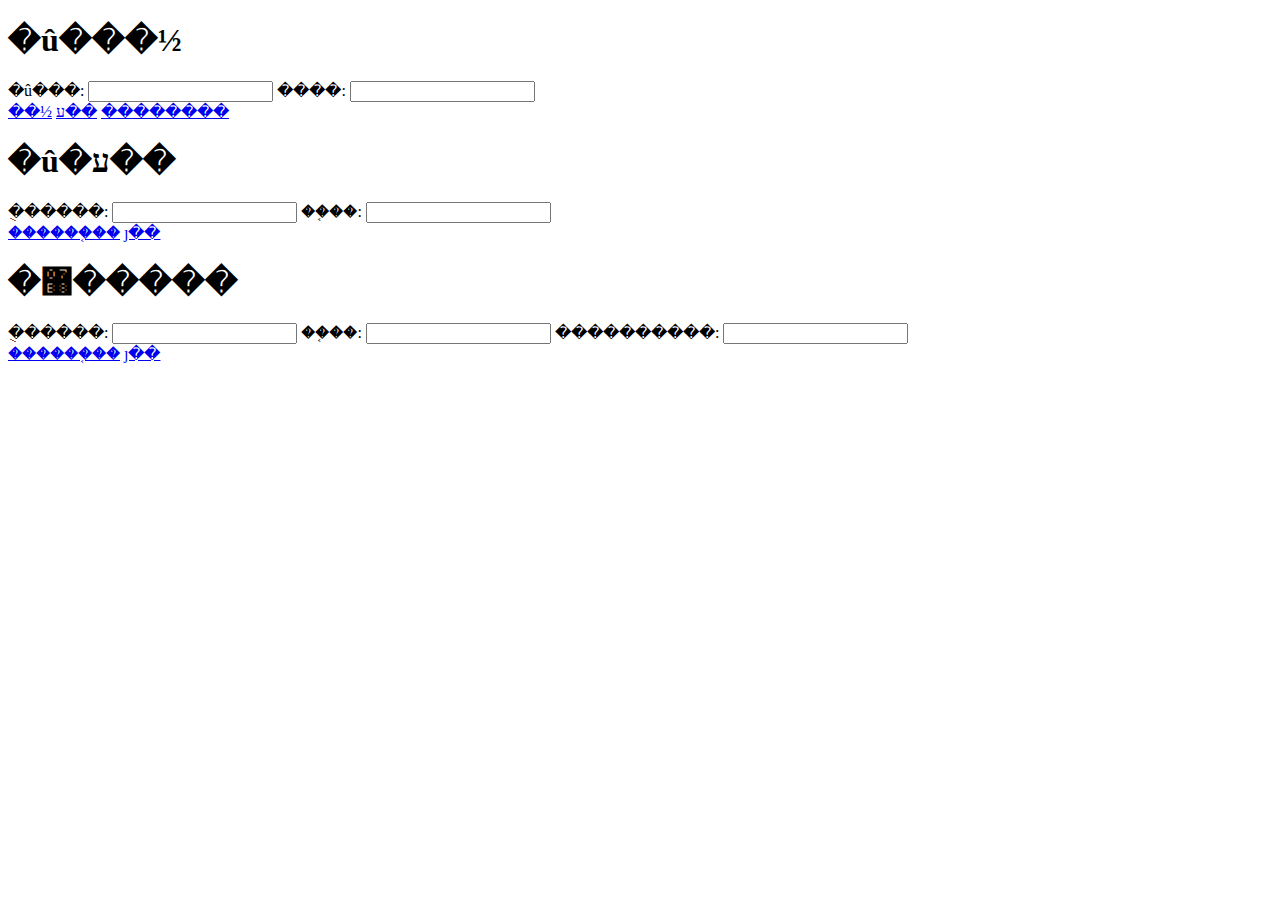
<file: login.html>
<!DOCTYPE html>
<html>
  <head>
    <meta name="viewport" content="width=device-width, initial-scale=1">
    <link rel="stylesheet" href="https://apps.bdimg.com/libs/jquerymobile/1.4.5/jquery.mobile-1.4.5.min.css">
    <script src="https://apps.bdimg.com/libs/jquery/1.10.2/jquery.min.js"></script>
    <script src="https://apps.bdimg.com/libs/jquerymobile/1.4.5/jquery.mobile-1.4.5.min.js"></script>
  </head>

  <body>
    <div data-role="page" id="page1" data-theme="b">
      <div data-role="header">
	<h1>�û���½</h1>
      </div>
      <div data-role="main" class="ui-content">
	<div class="ui-field-contain">
	  <label for="username">�û���:</label>
	  <input type="text" name="username" id="fullname">
	  <label for="password1">����:</label>
	  <input type="password" name="password1" id="password1">
	</div>
	<a href="#" data-transition="fade" class="ui-btn">��½</a>
	<a href="#page2" data-transition="fade" class="ui-btn">ע��</a>
	<a href="#page3" data-transition="fade">��������</a>
      </div>
    </div>

    <div data-role="page" id="page2" data-theme="b">
      <div data-role="header">
	<h1>�û�ע��</h1>
      </div>
      <div data-role="main" class="ui-content">
	<div class="ui-field-contain">
	  <label for="phone">�ֻ�����:</label>
	  <input type="text" name="phone" id="phone">
	  <label for="code">��֤��:</label>
	  <input type="text" name="code" id="code">
	</div>
	<a href="#" data-transition="fade" class="ui-btn">������֤��</a>
	<a href="#" data-transition="fade" class="ui-btn">ȷ��</a>
      </div>
    </div>

    <div data-role="page" id="page3" data-theme="b">
      <div data-role="header">
	<h1>�޸�����</h1>
      </div>
      <div data-role="main" class="ui-content">
	<div class="ui-field-contain">
	  <label for="phone">�ֻ�����:</label>
	  <input type="text" name="phone" id="phone">
	  <label for="code">��֤��:</label>
	  <input type="text" name="code" id="code">
	  <label for="password2">����������:</label>
	  <input type="password" name="password2" id="password2">
	</div>
	<a href="#" data-transition="fade" class="ui-btn">������֤��</a>
	<a href="#" data-transition="fade" class="ui-btn">ȷ��</a>
      </div>
    </div>

  </body>
</html>
</file>
